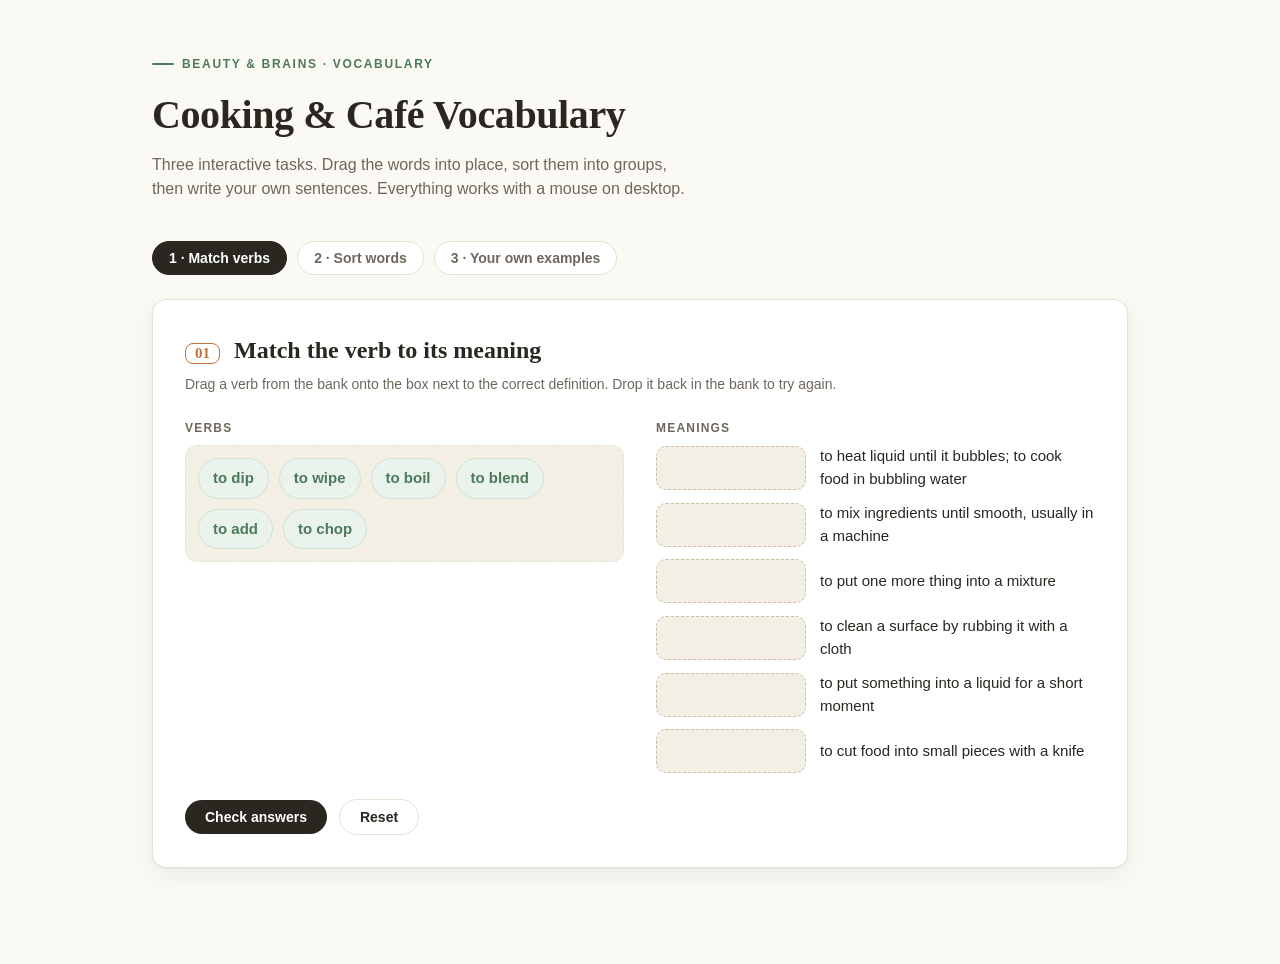
<file: cooking-cafe-vocabulary/index.html>
<!DOCTYPE html>
<html lang="en">
<head>
<meta charset="UTF-8">
<meta name="viewport" content="width=device-width, initial-scale=1.0">
<title>Cooking Vocabulary — Interactive Practice</title>
<style>
  :root{
    --bg:#FBF9F3;
    --panel:#FFFFFF;
    --ink:#2A2620;
    --ink-soft:#6E675C;
    --line:#E7E1D4;
    --accent:#4C7A5B;        /* herb green */
    --accent-soft:#EAF2EC;
    --warm:#C4703A;          /* baked / crust */
    --warm-soft:#FBEEE3;
    --gold:#D8A24A;
    --slot:#F3EFE5;
    --ok:#3E7A55;
    --ok-bg:#E7F1EA;
    --err:#B4522F;
    --err-bg:#FBE9E1;
    --radius:14px;
    --shadow:0 1px 2px rgba(42,38,32,.05), 0 8px 24px rgba(42,38,32,.06);
  }
  *{box-sizing:border-box;}
  html,body{margin:0;padding:0;}
  body{
    background:var(--bg);
    color:var(--ink);
    font-family:"Segoe UI",-apple-system,BlinkMacSystemFont,Roboto,Helvetica,Arial,sans-serif;
    line-height:1.5;
    -webkit-font-smoothing:antialiased;
  }
  .wrap{max-width:1040px;margin:0 auto;padding:48px 32px 96px;}

  /* Header */
  .masthead{margin-bottom:40px;}
  .eyebrow{
    display:inline-flex;align-items:center;gap:8px;
    font-size:12px;letter-spacing:.14em;text-transform:uppercase;
    color:var(--accent);font-weight:700;margin-bottom:12px;
  }
  .eyebrow::before{content:"";width:22px;height:2px;background:var(--accent);border-radius:2px;}
  h1{
    font-family:Georgia,"Times New Roman",serif;
    font-size:40px;font-weight:600;margin:0 0 8px;letter-spacing:-.01em;
  }
  .lead{color:var(--ink-soft);font-size:16px;max-width:60ch;margin:0;}

  /* Progress rail */
  .rail{
    display:flex;gap:10px;margin:28px 0 8px;flex-wrap:wrap;
  }
  .rail button{
    border:1px solid var(--line);background:var(--panel);color:var(--ink-soft);
    padding:8px 16px;border-radius:999px;font-size:14px;font-weight:600;
    cursor:pointer;transition:all .18s ease;font-family:inherit;
  }
  .rail button:hover{border-color:var(--accent);color:var(--accent);}
  .rail button.active{background:var(--ink);border-color:var(--ink);color:#fff;}

  /* Section */
  .section{
    background:var(--panel);border:1px solid var(--line);border-radius:var(--radius);
    padding:32px;margin-top:24px;box-shadow:var(--shadow);display:none;
  }
  .section.show{display:block;animation:rise .3s ease;}
  @keyframes rise{from{opacity:0;transform:translateY(8px);}to{opacity:1;transform:none;}}
  .section-head{display:flex;align-items:baseline;gap:14px;margin-bottom:6px;}
  .num{
    font-family:Georgia,serif;font-size:15px;color:var(--warm);font-weight:700;
    border:1.5px solid var(--warm);border-radius:8px;padding:2px 9px;line-height:1;
  }
  h2{font-family:Georgia,serif;font-size:24px;margin:0;font-weight:600;}
  .hint{color:var(--ink-soft);font-size:14px;margin:6px 0 24px;}

  /* ===== Exercise 1: match verb -> definition ===== */
  .match-grid{display:grid;grid-template-columns:1fr 1fr;gap:14px 32px;}
  .col-title{font-size:12px;letter-spacing:.1em;text-transform:uppercase;color:var(--ink-soft);font-weight:700;margin-bottom:8px;}
  .bank{display:flex;flex-wrap:wrap;gap:10px;align-content:flex-start;min-height:44px;
    background:var(--slot);border:1px dashed var(--line);border-radius:12px;padding:12px;}
  .chip{
    background:var(--accent-soft);color:var(--accent);border:1px solid #cfe1d4;
    padding:8px 14px;border-radius:999px;font-weight:600;font-size:15px;cursor:grab;
    user-select:none;transition:transform .12s ease, box-shadow .12s ease;white-space:nowrap;
  }
  .chip:active{cursor:grabbing;}
  .chip.dragging{opacity:.4;}
  .defs{display:flex;flex-direction:column;gap:12px;}
  .def-row{display:flex;align-items:center;gap:14px;}
  .def-text{flex:1;font-size:15px;color:var(--ink);}
  .drop{
    min-width:150px;min-height:44px;border-radius:10px;border:1.5px dashed #cbbfa8;
    background:var(--slot);display:flex;align-items:center;justify-content:center;
    padding:6px;transition:all .15s ease;
  }
  .drop.over{border-color:var(--accent);background:var(--accent-soft);}
  .drop.filled{border-style:solid;}
  .drop.correct{border-color:var(--ok);background:var(--ok-bg);}
  .drop.wrong{border-color:var(--err);background:var(--err-bg);}
  .drop .chip{cursor:grab;}

  /* ===== Exercise 2: categorize ===== */
  .cat-lanes{display:grid;grid-template-columns:repeat(3,1fr);gap:16px;margin-top:8px;}
  .lane{border:1px solid var(--line);border-radius:12px;overflow:hidden;background:var(--bg);}
  .lane-head{padding:12px 16px;font-weight:700;font-size:14px;color:#fff;display:flex;align-items:center;gap:8px;}
  .lane:nth-child(1) .lane-head{background:var(--accent);}
  .lane:nth-child(2) .lane-head{background:var(--warm);}
  .lane:nth-child(3) .lane-head{background:var(--gold);}
  .lane-body{padding:14px;min-height:120px;display:flex;flex-direction:column;gap:10px;transition:background .15s ease;}
  .lane-body.over{background:var(--accent-soft);}
  .source-bank{margin-top:8px;}

  /* ===== Exercise 3: fill your own ===== */
  .own-grid{display:grid;grid-template-columns:1fr 1fr;gap:18px 28px;}
  .own-card{border:1px solid var(--line);border-radius:12px;padding:18px;background:var(--bg);}
  .own-word{font-weight:700;font-size:17px;color:var(--ink);margin-bottom:2px;}
  .own-word .tag{font-size:12px;color:var(--warm);font-weight:700;margin-left:8px;text-transform:uppercase;letter-spacing:.06em;}
  .own-prompt{font-size:13px;color:var(--ink-soft);margin-bottom:10px;}
  .own-card textarea{
    width:100%;border:1px solid var(--line);border-radius:8px;padding:10px 12px;
    font-family:inherit;font-size:15px;color:var(--ink);resize:vertical;min-height:52px;background:#fff;
    transition:border-color .15s ease;
  }
  .own-card textarea:focus{outline:none;border-color:var(--accent);box-shadow:0 0 0 3px var(--accent-soft);}

  /* Add-your-own bank */
  .add-row{display:flex;gap:10px;margin-top:14px;}
  .add-row input{
    flex:1;border:1px solid var(--line);border-radius:999px;padding:9px 16px;
    font-family:inherit;font-size:15px;background:#fff;
  }
  .add-row input:focus{outline:none;border-color:var(--accent);box-shadow:0 0 0 3px var(--accent-soft);}
  .btn{
    border:none;background:var(--ink);color:#fff;padding:9px 20px;border-radius:999px;
    font-weight:600;font-size:14px;cursor:pointer;font-family:inherit;transition:opacity .15s ease;
  }
  .btn:hover{opacity:.88;}
  .btn.ghost{background:#fff;color:var(--ink);border:1px solid var(--line);}
  .btn.ghost:hover{border-color:var(--accent);color:var(--accent);opacity:1;}

  /* Footer actions */
  .actions{display:flex;gap:12px;margin-top:26px;align-items:center;flex-wrap:wrap;}
  .score{margin-left:auto;font-weight:700;font-size:15px;color:var(--ink-soft);}
  .score b{color:var(--ok);}

  @media(max-width:820px){
    .wrap{padding:32px 18px 72px;}
    .match-grid,.own-grid{grid-template-columns:1fr;}
    .cat-lanes{grid-template-columns:1fr;}
    h1{font-size:30px;}
  }
</style>
</head>
<body>
<div class="wrap">

  <header class="masthead">
    <span class="eyebrow">Beauty &amp; Brains · Vocabulary</span>
    <h1>Cooking &amp; Café Vocabulary</h1>
    <p class="lead">Three interactive tasks. Drag the words into place, sort them into groups, then write your own sentences. Everything works with a mouse on desktop.</p>
  </header>

  <nav class="rail">
    <button class="active" data-go="s1">1 · Match verbs</button>
    <button data-go="s2">2 · Sort words</button>
    <button data-go="s3">3 · Your own examples</button>
  </nav>

  <!-- ============ SECTION 1 ============ -->
  <section class="section show" id="s1">
    <div class="section-head"><span class="num">01</span><h2>Match the verb to its meaning</h2></div>
    <p class="hint">Drag a verb from the bank onto the box next to the correct definition. Drop it back in the bank to try again.</p>

    <div class="match-grid">
      <div>
        <div class="col-title">Verbs</div>
        <div class="bank" id="verbBank" data-role="bank"></div>
      </div>
      <div>
        <div class="col-title">Meanings</div>
        <div class="defs" id="verbDefs"></div>
      </div>
    </div>

    <div class="actions">
      <button class="btn" onclick="checkMatch()">Check answers</button>
      <button class="btn ghost" onclick="resetMatch()">Reset</button>
      <span class="score" id="matchScore"></span>
    </div>
  </section>

  <!-- ============ SECTION 2 ============ -->
  <section class="section" id="s2">
    <div class="section-head"><span class="num">02</span><h2>Sort the words into groups</h2></div>
    <p class="hint">Drag each word into the group it belongs to. Not sure? Move it back to the bank below.</p>

    <div class="cat-lanes">
      <div class="lane"><div class="lane-head">🌿 Food &amp; ingredients</div><div class="lane-body" data-cat="food"></div></div>
      <div class="lane"><div class="lane-head">🥜 Nuts</div><div class="lane-body" data-cat="nuts"></div></div>
      <div class="lane"><div class="lane-head">☕ Café / drinks</div><div class="lane-body" data-cat="cafe"></div></div>
    </div>

    <div class="col-title" style="margin-top:20px;">Word bank</div>
    <div class="bank source-bank" id="catBank" data-cat="bank"></div>

    <div class="actions">
      <button class="btn" onclick="checkCats()">Check answers</button>
      <button class="btn ghost" onclick="resetCats()">Reset</button>
      <span class="score" id="catScore"></span>
    </div>
  </section>

  <!-- ============ SECTION 3 ============ -->
  <section class="section" id="s3">
    <div class="section-head"><span class="num">03</span><h2>Write your own examples</h2></div>
    <p class="hint">Use each word in your own sentence. Add extra words at the bottom if you want to practise more.</p>

    <div class="own-grid" id="ownGrid"></div>

    <div class="add-row">
      <input id="newWord" type="text" placeholder="Add your own word or phrase…" onkeydown="if(event.key==='Enter')addWord()">
      <button class="btn" onclick="addWord()">Add</button>
    </div>

    <div class="actions">
      <button class="btn ghost" onclick="clearOwn()">Clear all sentences</button>
    </div>
  </section>

</div>

<script>
/* ---------- Navigation ---------- */
document.querySelectorAll('.rail button').forEach(b=>{
  b.addEventListener('click',()=>{
    document.querySelectorAll('.rail button').forEach(x=>x.classList.remove('active'));
    document.querySelectorAll('.section').forEach(x=>x.classList.remove('show'));
    b.classList.add('active');
    document.getElementById(b.dataset.go).classList.add('show');
    window.scrollTo({top:0,behavior:'smooth'});
  });
});

/* ---------- Shared drag helpers ---------- */
let dragged=null;
function makeChip(text,key){
  const c=document.createElement('div');
  c.className='chip';c.textContent=text;c.draggable=true;c.dataset.key=key;
  c.addEventListener('dragstart',e=>{dragged=c;c.classList.add('dragging');});
  c.addEventListener('dragend',()=>{c.classList.remove('dragging');dragged=null;});
  return c;
}
function enableDrop(el,onDrop){
  el.addEventListener('dragover',e=>{e.preventDefault();el.classList.add('over');});
  el.addEventListener('dragleave',()=>el.classList.remove('over'));
  el.addEventListener('drop',e=>{e.preventDefault();el.classList.remove('over');if(dragged)onDrop(dragged,el);});
}

/* ============ EXERCISE 1 DATA ============ */
const verbs=[
  {key:'boil',  word:'to boil',  def:'to heat liquid until it bubbles; to cook food in bubbling water'},
  {key:'blend', word:'to blend', def:'to mix ingredients until smooth, usually in a machine'},
  {key:'add',   word:'to add',   def:'to put one more thing into a mixture'},
  {key:'wipe',  word:'to wipe',  def:'to clean a surface by rubbing it with a cloth'},
  {key:'dip',   word:'to dip',   def:'to put something into a liquid for a short moment'},
  {key:'chop',  word:'to chop',  def:'to cut food into small pieces with a knife'},
];
const verbBank=document.getElementById('verbBank');
const verbDefs=document.getElementById('verbDefs');
enableDrop(verbBank,(chip)=>verbBank.appendChild(chip));

function buildMatch(){
  verbBank.innerHTML='';verbDefs.innerHTML='';
  [...verbs].sort(()=>Math.random()-.5).forEach(v=>verbBank.appendChild(makeChip(v.word,v.key)));
  verbs.forEach(v=>{
    const row=document.createElement('div');row.className='def-row';
    const drop=document.createElement('div');drop.className='drop';drop.dataset.answer=v.key;
    enableDrop(drop,(chip,slot)=>{
      if(slot.firstChild)verbBank.appendChild(slot.firstChild);
      slot.appendChild(chip);slot.classList.add('filled');slot.classList.remove('correct','wrong');
    });
    const txt=document.createElement('div');txt.className='def-text';txt.textContent=v.def;
    row.appendChild(drop);row.appendChild(txt);verbDefs.appendChild(row);
  });
  document.getElementById('matchScore').textContent='';
}
function checkMatch(){
  let ok=0;
  document.querySelectorAll('#verbDefs .drop').forEach(d=>{
    d.classList.remove('correct','wrong');
    const chip=d.querySelector('.chip');
    if(!chip)return;
    if(chip.dataset.key===d.dataset.answer){d.classList.add('correct');ok++;}
    else d.classList.add('wrong');
  });
  document.getElementById('matchScore').innerHTML=`<b>${ok}</b> / ${verbs.length} correct`;
}
function resetMatch(){buildMatch();}
buildMatch();

/* ============ EXERCISE 2 DATA ============ */
const catWords=[
  {word:'cabbage rolls',cat:'food'},
  {word:'condensed milk',cat:'food'},
  {word:'pork fat / Salo',cat:'food'},
  {word:'whipped cream',cat:'food'},
  {word:'powdered sugar',cat:'food'},
  {word:'strawberries',cat:'food'},
  {word:'French fries',cat:'food'},
  {word:'almond',cat:'nuts'},
  {word:'hazelnuts',cat:'nuts'},
  {word:'walnut',cat:'nuts'},
  {word:'chopped nuts',cat:'nuts'},
  {word:'coffee to go',cat:'cafe'},
  {word:'takeaway coffee',cat:'cafe'},
];
const catBank=document.getElementById('catBank');
const lanes=document.querySelectorAll('#s2 .lane-body');
function laneDrop(chip,el){el.appendChild(chip);}
[catBank,...lanes].forEach(z=>{
  z.addEventListener('dragover',e=>{e.preventDefault();z.classList.add('over');});
  z.addEventListener('dragleave',()=>z.classList.remove('over'));
  z.addEventListener('drop',e=>{e.preventDefault();z.classList.remove('over');if(dragged)z.appendChild(dragged);
    dragged.classList.remove('correct','wrong');});
});
function buildCats(){
  catBank.innerHTML='';lanes.forEach(l=>l.innerHTML='');
  [...catWords].sort(()=>Math.random()-.5).forEach(w=>{
    const c=makeChip(w.word,w.cat);catBank.appendChild(c);
  });
  document.getElementById('catScore').textContent='';
}
function checkCats(){
  let ok=0,total=catWords.length;
  lanes.forEach(l=>{
    l.querySelectorAll('.chip').forEach(chip=>{
      chip.classList.remove('correct','wrong');
      if(chip.dataset.key===l.dataset.cat){chip.style.boxShadow='0 0 0 2px var(--ok)';ok++;}
      else chip.style.boxShadow='0 0 0 2px var(--err)';
    });
  });
  // chips still in bank count as unplaced (wrong)
  document.getElementById('catScore').innerHTML=`<b>${ok}</b> / ${total} placed correctly`;
}
function resetCats(){
  document.querySelectorAll('#s2 .chip').forEach(c=>c.style.boxShadow='');
  buildCats();
}
buildCats();

/* ============ EXERCISE 3 ============ */
const ownWords=[
  {word:'to boil',tag:'verb'},{word:'to blend',tag:'verb'},{word:'to add',tag:'verb'},
  {word:'to wipe',tag:'verb'},{word:'to dip',tag:'verb'},{word:'to chop',tag:'verb'},
  {word:'condensed milk',tag:'noun'},{word:'whipped cream',tag:'noun'},
  {word:'powdered sugar',tag:'noun'},{word:'chopped nuts',tag:'noun'},
  {word:'takeaway coffee',tag:'noun'},{word:'cabbage rolls',tag:'noun'},
];
const ownGrid=document.getElementById('ownGrid');
function ownCard(w,tag){
  const card=document.createElement('div');card.className='own-card';
  card.innerHTML=`<div class="own-word">${w}<span class="tag">${tag||''}</span></div>
    <div class="own-prompt">Write a sentence using “${w}”.</div>
    <textarea placeholder="Type here…"></textarea>`;
  return card;
}
ownWords.forEach(o=>ownGrid.appendChild(ownCard(o.word,o.tag)));
function addWord(){
  const inp=document.getElementById('newWord');
  const v=inp.value.trim();if(!v)return;
  const card=ownCard(v,'yours');ownGrid.appendChild(card);
  inp.value='';card.scrollIntoView({behavior:'smooth',block:'center'});
  card.querySelector('textarea').focus();
}
function clearOwn(){document.querySelectorAll('#ownGrid textarea').forEach(t=>t.value='');}
</script>
</body>
</html>
</file>
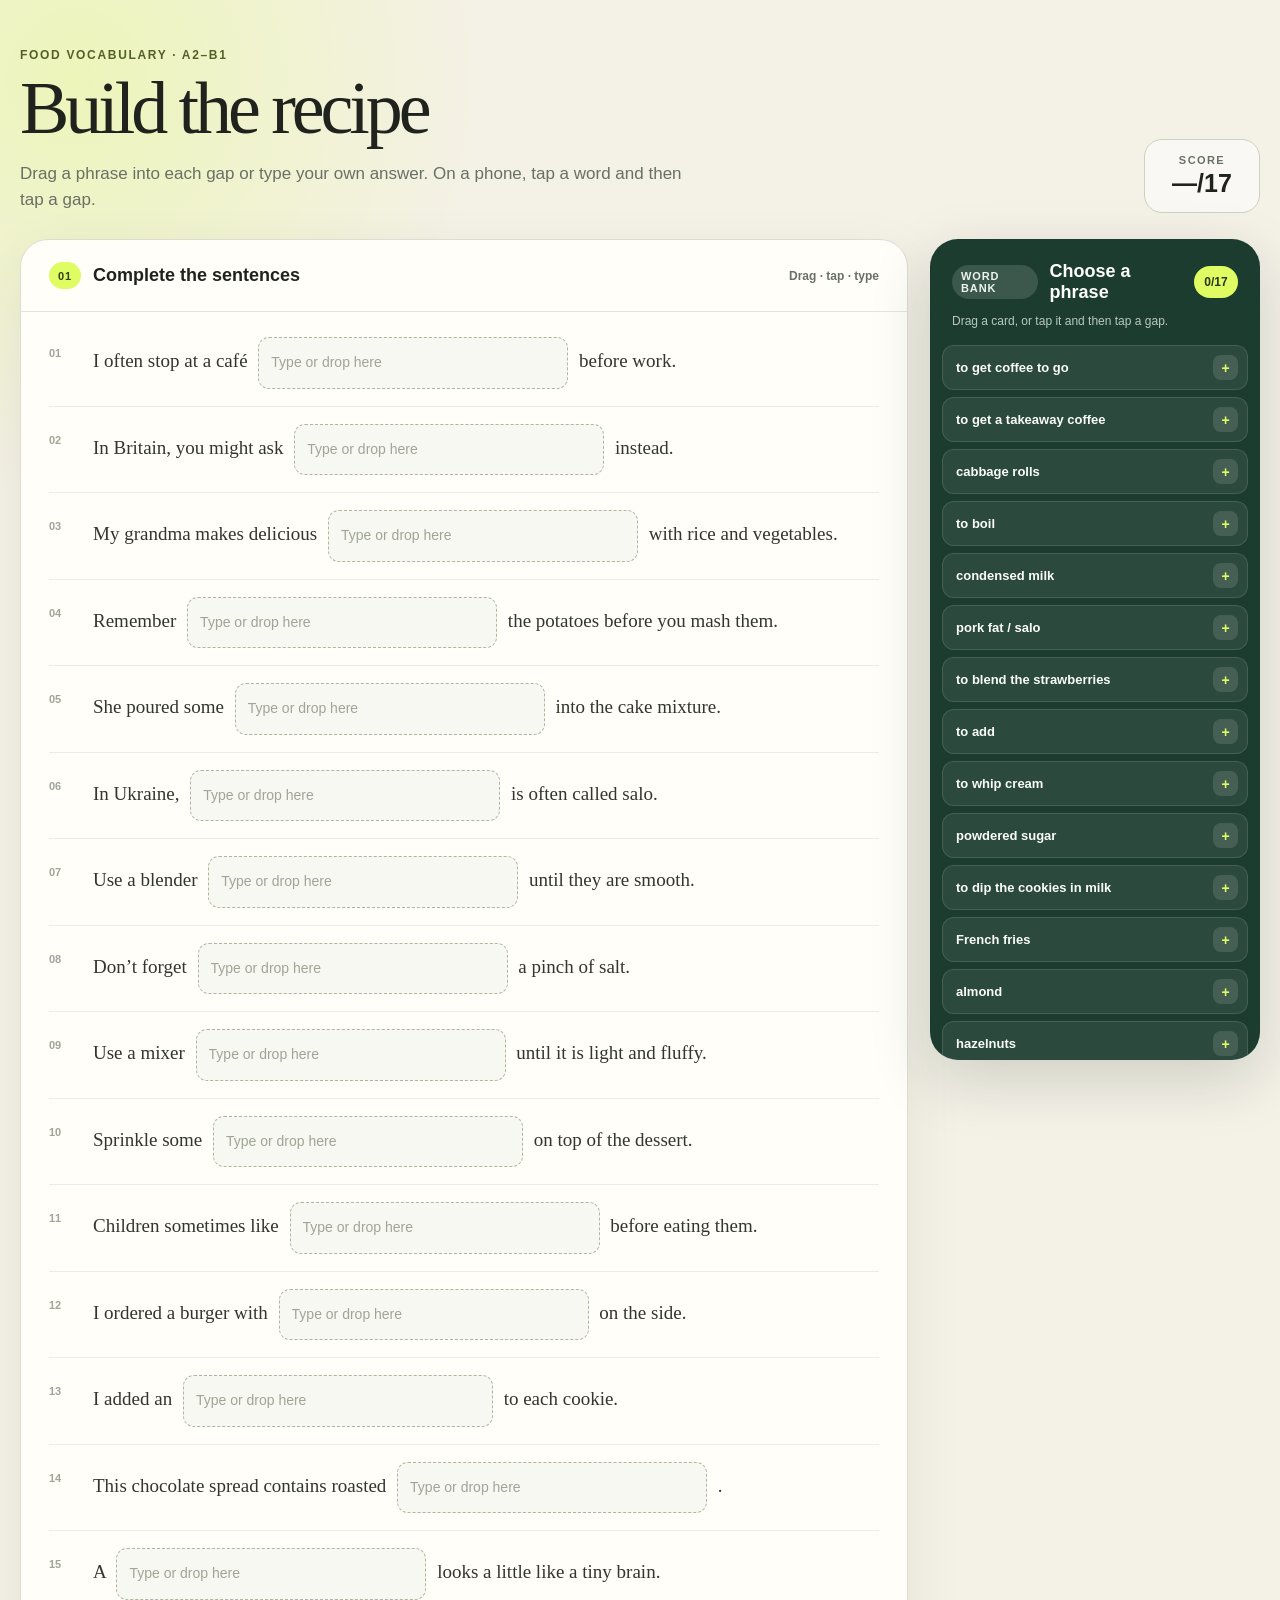
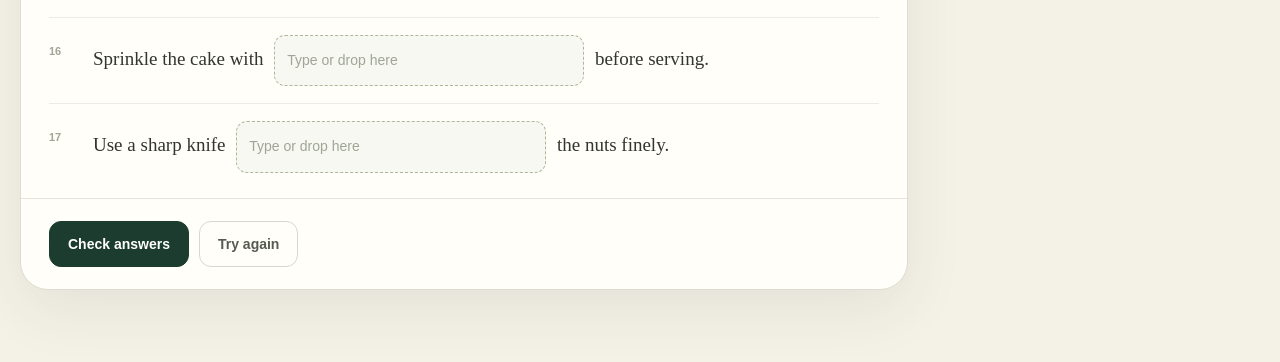
<file: food-vocabulary-drag-drop/index.html>
<!doctype html>
<html lang="en">
<head>
  <meta charset="utf-8">
  <meta name="viewport" content="width=device-width,initial-scale=1">
  <meta name="description" content="Interactive food vocabulary practice with drag-and-drop and typed answers.">
  <title>Food Vocabulary — Drag & Drop Exercise</title>
  <style>
    :root{--ink:#20231d;--muted:#697064;--cream:#f4f1e7;--card:#fffef9;--lime:#dffc63;--forest:#1c3c2f;--line:#dcdcd1;--red:#c84c4c;--green:#20825f}
    *{box-sizing:border-box}html{scroll-behavior:smooth}body{margin:0;background:radial-gradient(circle at 6% 4%,rgba(223,252,99,.34),transparent 26rem),var(--cream);color:var(--ink);font-family:Inter,ui-sans-serif,-apple-system,BlinkMacSystemFont,"Segoe UI",sans-serif}button,input{font:inherit}button{-webkit-tap-highlight-color:transparent}.page{width:min(1240px,calc(100% - 32px));margin:auto;padding:48px 0 72px}.hero{display:flex;justify-content:space-between;align-items:flex-end;gap:32px;margin-bottom:26px}.eyebrow{margin:0 0 10px;color:#536128;font-size:12px;font-weight:800;letter-spacing:.14em;text-transform:uppercase}h1{margin:0;font-family:Georgia,"Times New Roman",serif;font-size:clamp(42px,6vw,74px);font-weight:500;line-height:.98;letter-spacing:-.055em}.intro{max-width:680px;margin:16px 0 0;color:var(--muted);font-size:17px;line-height:1.55}.score{flex:0 0 auto;min-width:116px;padding:14px 18px;border:1px solid #cdd2bd;border-radius:18px;background:rgba(255,255,255,.54);text-align:center}.score span{display:block;color:var(--muted);font-size:11px;font-weight:800;letter-spacing:.13em;text-transform:uppercase}.score strong{display:block;margin-top:3px;font-size:25px;font-variant-numeric:tabular-nums}.score.active{background:var(--lime);border-color:#b9df31}.workspace{display:grid;grid-template-columns:minmax(0,1fr) 330px;align-items:start;gap:22px}.card{overflow:hidden;border:1px solid var(--line);border-radius:28px;background:var(--card);box-shadow:0 20px 60px rgba(52,57,43,.08)}.card-head,.bank-head{display:flex;align-items:center;justify-content:space-between;gap:18px}.card-head{padding:22px 28px;border-bottom:1px solid #e5e5db}.card-head>div,.bank-head>div{display:flex;align-items:center;gap:12px}.card-head h2,.bank h2{margin:0;font-size:18px}.pill{display:inline-flex;align-items:center;min-height:27px;padding:5px 9px;border-radius:999px;background:var(--lime);color:#334014;font-size:11px;font-weight:900;letter-spacing:.08em;text-transform:uppercase}.mode{color:var(--muted);font-size:12px;font-weight:700}.sentences{display:grid;margin:0;padding:8px 28px;list-style:none}.sentence{display:grid;grid-template-columns:34px 1fr;gap:10px;padding:17px 0;border-bottom:1px solid #ecece3}.sentence:last-child{border-bottom:0}.num{padding-top:10px;color:#a1a597;font-size:11px;font-weight:800}.line{color:#33362f;font-family:Georgia,"Times New Roman",serif;font-size:19px;line-height:2.25}.gap{position:relative;display:inline-flex;align-items:center;width:min(310px,100%);min-height:42px;margin:0 6px;vertical-align:middle;border:1.5px dashed #aeb79b;border-radius:11px;background:#f7f8f1;transition:.15s}.gap:focus-within{border-color:#6f8522;background:#fbffe9;box-shadow:0 0 0 3px rgba(185,223,49,.18)}.gap input{width:100%;min-width:0;padding:9px 36px 9px 12px;border:0;outline:0;background:transparent;color:var(--ink);font-family:Inter,sans-serif;font-size:14px;font-weight:700}.gap input::placeholder{color:#a0a596;font-weight:500}.gap.correct{border-style:solid;border-color:#63ad8b;background:#eaf8f1}.gap.wrong{border-style:solid;border-color:#df8a8a;background:#fff0f0}.clear{position:absolute;right:7px;display:grid;width:25px;height:25px;place-items:center;border:0;border-radius:50%;background:#e8e9df;color:#6e7268;cursor:pointer;font-size:18px}.correction{display:block;margin:-5px 0 -6px;color:var(--red);font-family:Inter,sans-serif;font-size:12px;font-weight:700;line-height:1.4}.actions{display:flex;gap:10px;padding:22px 28px;border-top:1px solid #e5e5db}.btn{min-height:46px;padding:11px 18px;border-radius:12px;cursor:pointer;font-size:14px;font-weight:800}.primary{border:1px solid var(--forest);background:var(--forest);color:#fff}.ghost{border:1px solid #d6d8ce;background:transparent;color:#555b50}.result{display:none;margin:0 28px 25px;padding:13px 15px;border-radius:12px;background:#fff0f0;color:#9d3434;font-size:13px;font-weight:700}.result.show{display:block}.result.perfect{background:#e7f8ef;color:#176748}.bank{position:sticky;top:20px;overflow:hidden;border-radius:28px;background:var(--forest);color:#fff;box-shadow:0 20px 60px rgba(24,46,36,.17)}.bank-head{padding:22px 22px 0}.bank .pill{background:rgba(255,255,255,.14);color:#eaf4ee}.bank h2{color:#fff}.counter{display:grid;min-width:44px;height:32px;place-items:center;border-radius:999px;background:var(--lime);color:#293514;font-size:12px;font-weight:900}.help{margin:11px 22px 17px;color:#b9c9c0;font-size:12px}.words{display:grid;gap:7px;max-height:calc(100vh - 185px);overflow-y:auto;padding:0 12px 14px;scrollbar-width:thin}.chip{display:flex;align-items:center;justify-content:space-between;gap:10px;width:100%;min-height:43px;padding:9px 9px 9px 13px;border:1px solid rgba(255,255,255,.12);border-radius:12px;background:rgba(255,255,255,.07);color:#f9fcfa;cursor:grab;text-align:left;font-size:13px;font-weight:700;transition:.15s}.chip:hover{background:rgba(255,255,255,.13);transform:translateX(-2px)}.chip.selected{border-color:var(--lime);background:rgba(223,252,99,.18)}.chip.used{cursor:default;color:#8fa098;text-decoration:line-through;opacity:.58}.chip.used:hover{transform:none}.mark{display:grid;flex:0 0 auto;width:25px;height:25px;place-items:center;border-radius:8px;background:rgba(255,255,255,.12);color:var(--lime);font-size:14px;text-decoration:none}
    @media(max-width:840px){.page{width:min(100% - 22px,720px);padding-top:28px}.hero{align-items:flex-start}.workspace{display:flex;flex-direction:column}.bank{position:static;order:-1;width:100%}.words{display:flex;max-height:none;overflow-x:auto;padding-bottom:15px}.chip{flex:0 0 auto;width:auto;max-width:270px}}
    @media(max-width:560px){.page{width:min(100% - 16px,520px);padding:22px 0 44px}.hero{gap:12px;margin-bottom:18px}h1{font-size:43px}.intro{font-size:14px}.score{min-width:76px;padding:10px 8px;border-radius:14px}.score strong{font-size:18px}.card,.bank{border-radius:20px}.card-head{align-items:flex-start;padding:18px}.card-head>div{align-items:flex-start;flex-direction:column;gap:7px}.mode{padding-top:5px}.sentences{padding:4px 16px}.sentence{grid-template-columns:25px 1fr;gap:5px;padding:14px 0}.line{font-size:17px;line-height:2.35}.gap{width:min(250px,calc(100vw - 86px));margin:0 2px}.actions{padding:18px}.btn{flex:1;padding-inline:10px}.result{margin:0 18px 20px}}
  </style>
</head>
<body>
  <main class="page">
    <header class="hero"><div><p class="eyebrow">Food vocabulary · A2–B1</p><h1>Build the recipe</h1><p class="intro">Drag a phrase into each gap or type your own answer. On a phone, tap a word and then tap a gap.</p></div><div class="score" id="score"><span>Score</span><strong>—/17</strong></div></header>
    <div class="workspace">
      <section class="card"><div class="card-head"><div><span class="pill">01</span><h2>Complete the sentences</h2></div><span class="mode">Drag · tap · type</span></div><ol class="sentences" id="sentences"></ol><div class="actions"><button class="btn primary" id="check">Check answers</button><button class="btn ghost" id="reset">Try again</button></div><div class="result" id="result" aria-live="polite"></div></section>
      <aside class="bank"><div class="bank-head"><div><span class="pill">Word bank</span><h2>Choose a phrase</h2></div><span class="counter" id="counter">0/17</span></div><p class="help">Drag a card, or tap it and then tap a gap.</p><div class="words" id="words"></div></aside>
    </div>
  </main>
  <script>
    const data=[
      ["I often stop at a café ___ before work.","to get coffee to go",["to get a coffee to go"]],
      ["In Britain, you might ask ___ instead.","to get a takeaway coffee",["to get takeaway coffee"]],
      ["My grandma makes delicious ___ with rice and vegetables.","cabbage rolls"],
      ["Remember ___ the potatoes before you mash them.","to boil"],
      ["She poured some ___ into the cake mixture.","condensed milk"],
      ["In Ukraine, ___ is often called salo.","pork fat / salo",["pork fat","salo"]],
      ["Use a blender ___ until they are smooth.","to blend the strawberries"],
      ["Don’t forget ___ a pinch of salt.","to add"],
      ["Use a mixer ___ until it is light and fluffy.","to whip cream",["to whip the cream","whipped cream"]],
      ["Sprinkle some ___ on top of the dessert.","powdered sugar",["icing sugar"]],
      ["Children sometimes like ___ before eating them.","to dip the cookies in milk",["to dip cookies in milk"]],
      ["I ordered a burger with ___ on the side.","French fries",["fries"]],
      ["I added an ___ to each cookie.","almond"],
      ["This chocolate spread contains roasted ___ .","hazelnuts"],
      ["A ___ looks a little like a tiny brain.","walnut"],
      ["Sprinkle the cake with ___ before serving.","chopped nuts"],
      ["Use a sharp knife ___ the nuts finely.","to chop"]
    ];
    const S={answers:Array(data.length).fill(""),selected:null,checked:false};
    const norm=s=>(s||"").toLowerCase().replace(/[’']/g,"'").replace(/[.,!?]/g,"").replace(/\s*\/\s*/g," / ").replace(/\s+/g," ").trim();
    const correct=i=>[data[i][1],...(data[i][2]||[])].map(norm).includes(norm(S.answers[i]));
    function setAnswer(i,value){S.answers[i]=value;S.selected=null;S.checked=false;render()}
    function render(){
      const used=new Set();S.answers.forEach(v=>{const i=data.findIndex(x=>norm(x[1])===norm(v));if(i>-1)used.add(i)});
      document.querySelector('#sentences').innerHTML=data.map((x,i)=>{const [a,b]=x[0].split('___'),has=!!S.answers[i],ok=S.checked&&correct(i),bad=S.checked&&!ok;return `<li class="sentence"><span class="num">${String(i+1).padStart(2,'0')}</span><div class="line"><span>${a}</span><span class="gap ${ok?'correct':''} ${bad?'wrong':''}" data-gap="${i}"><input aria-label="Answer ${i+1}" value="${S.answers[i].replace(/&/g,'&amp;').replace(/"/g,'&quot;')}" placeholder="${S.selected!==null?'Tap to place':'Type or drop here'}">${has?'<button class="clear" aria-label="Clear answer">×</button>':''}</span><span>${b}</span>${bad?`<span class="correction">Correct: ${x[1]}</span>`:''}</div></li>`}).join('');
      document.querySelector('#words').innerHTML=data.map((x,i)=>`<button class="chip ${used.has(i)?'used':''} ${S.selected===i?'selected':''}" draggable="${!used.has(i)}" data-word="${i}"><span>${x[1]}</span><span class="mark">${used.has(i)?'✓':S.selected===i?'→':'+'}</span></button>`).join('');
      document.querySelector('#counter').textContent=`${used.size}/${data.length}`;
      document.querySelectorAll('[data-gap]').forEach(g=>{const i=+g.dataset.gap;g.addEventListener('click',e=>{if(e.target.classList.contains('clear')){e.stopPropagation();setAnswer(i,'')}else if(S.selected!==null)setAnswer(i,data[S.selected][1])});g.addEventListener('dragover',e=>e.preventDefault());g.addEventListener('drop',e=>{e.preventDefault();setAnswer(i,data[+e.dataTransfer.getData('text')][1])});g.querySelector('input').addEventListener('input',e=>{S.answers[i]=e.target.value;S.checked=false;updateScore()})});
      document.querySelectorAll('[data-word]').forEach(c=>{const i=+c.dataset.word;if(!used.has(i)){c.addEventListener('click',()=>{S.selected=S.selected===i?null:i;render()});c.addEventListener('dragstart',e=>e.dataTransfer.setData('text',i))}});
      updateScore();
    }
    function updateScore(){const score=data.filter((_,i)=>correct(i)).length,box=document.querySelector('#score'),result=document.querySelector('#result');box.classList.toggle('active',S.checked);box.querySelector('strong').textContent=S.checked?`${score}/${data.length}`:`—/${data.length}`;result.className='result'+(S.checked?' show':'')+(score===data.length?' perfect':'');result.textContent=S.checked?(score===data.length?'Perfect! Every answer is correct.':`You got ${score} out of ${data.length}. Review the highlighted gaps and try again.`):''}
    document.querySelector('#check').onclick=()=>{S.checked=true;render()};document.querySelector('#reset').onclick=()=>{S.answers.fill('');S.selected=null;S.checked=false;render()};render();
  </script>
</body>
</html>
</file>
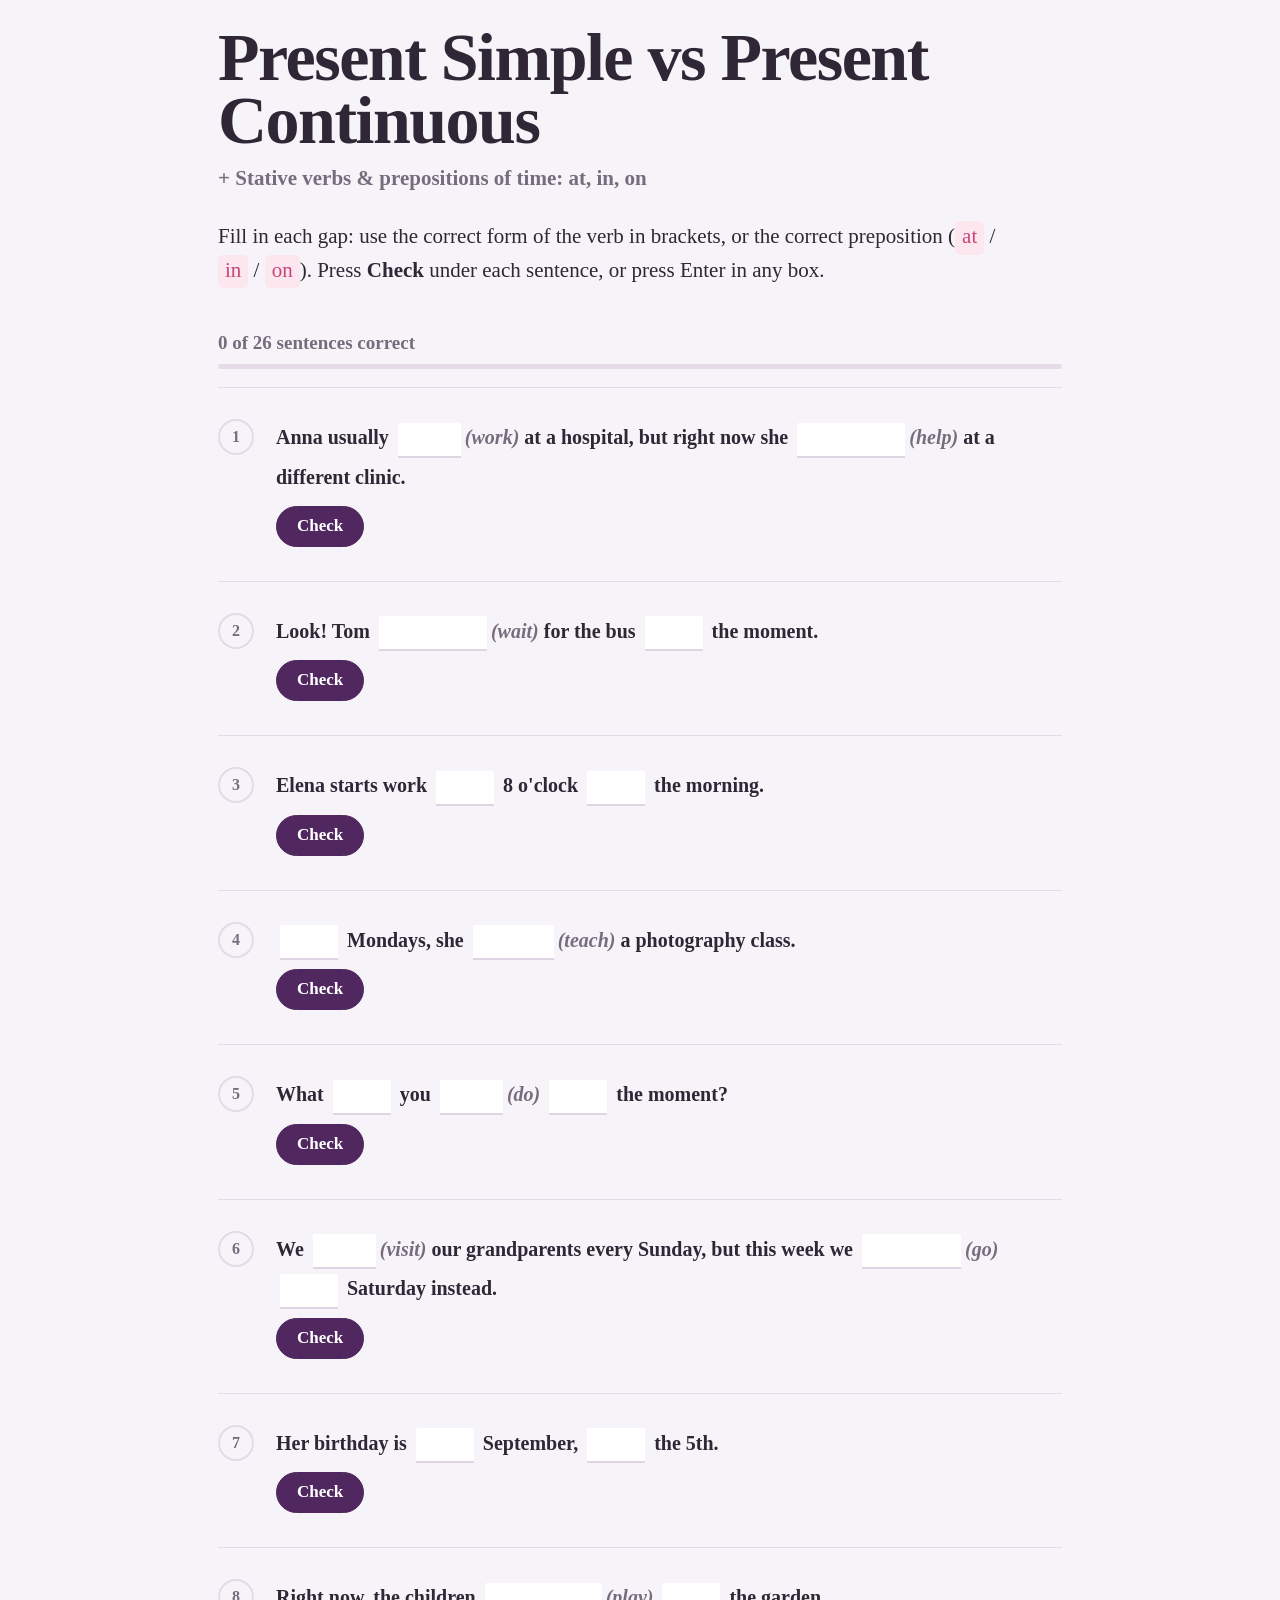
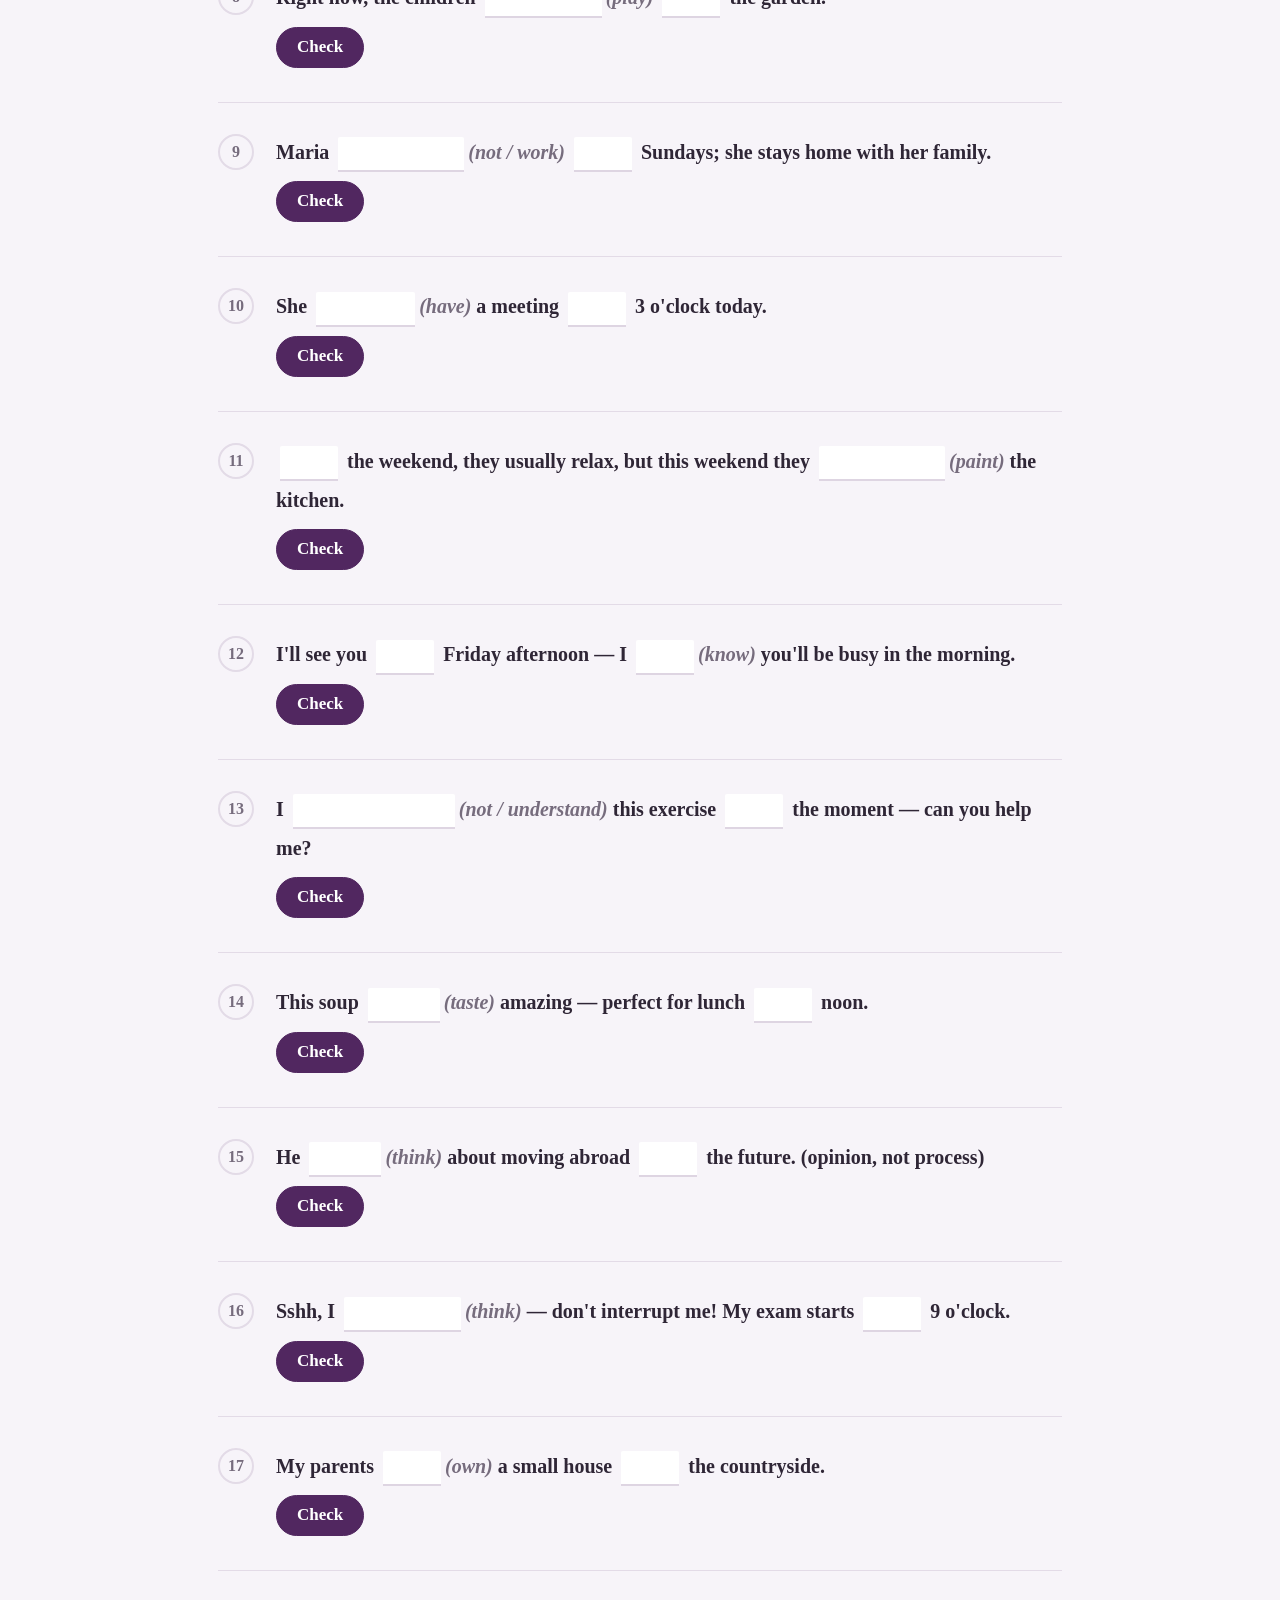
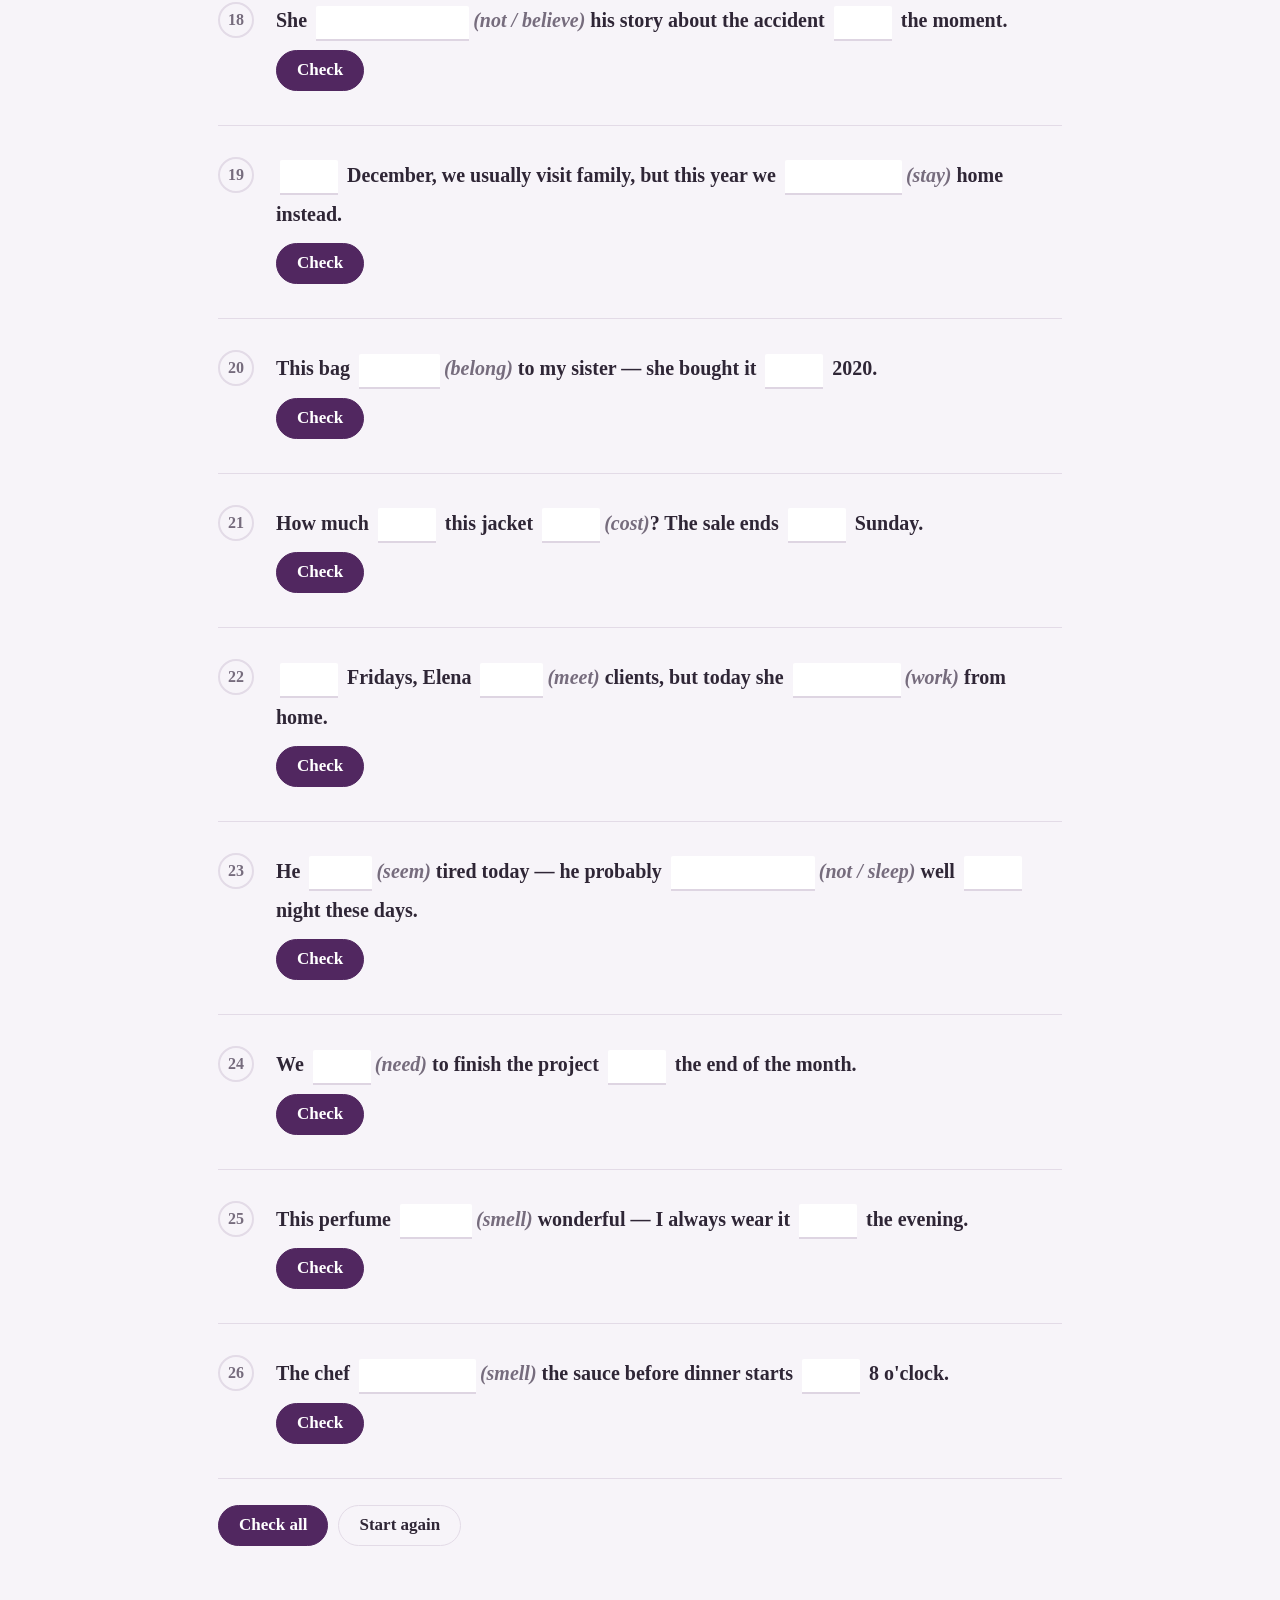
<file: present-simple-vs-present-continuous-gap-fill/index.html>
<!doctype html>
<html lang="en">
<head>
<meta charset="utf-8">
<meta name="viewport" content="width=device-width,initial-scale=1">
<title>Present Simple vs Present Continuous</title>
<style>
:root{
  --bg:#f7f4f9;
  --text:#2f2636;
  --muted:#766c7d;
  --line:#e3dbe7;
  --purple:#512760;
  --purple2:#6c3a7d;
  --pink:#ef6e9b;
  --pinkBg:#fde7ef;
  --green:#287548;
  --greenBg:#eaf6ee;
  --red:#af4058;
  --redBg:#fff0f3;
}
*{box-sizing:border-box}
html{scroll-behavior:smooth}
body{
  margin:0;
  background:var(--bg);
  color:var(--text);
  font-family:Georgia,"Times New Roman",serif;
}
.page{
  width:min(900px,100%);
  margin:0 auto;
  padding:26px 28px 58px;
}
h1{
  font-size:clamp(42px,7vw,68px);
  line-height:.93;
  margin:0 0 14px;
  letter-spacing:-1.5px;
}
.subtitle{
  color:var(--muted);
  font-size:21px;
  font-weight:600;
  margin-bottom:30px;
}
.intro{
  font-size:21px;
  line-height:1.5;
  max-width:790px;
  margin-bottom:44px;
}
.tag{
  display:inline-block;
  color:#c74677;
  background:var(--pinkBg);
  padding:0 7px 2px;
  border-radius:5px;
}
.progress-label{
  color:var(--muted);
  font-weight:700;
  font-size:19px;
  margin-bottom:10px;
}
.progress{
  height:5px;
  background:#e5dce8;
  border-radius:99px;
  overflow:hidden;
  margin-bottom:18px;
}
.progress > div{
  height:100%;
  width:0;
  background:var(--purple);
  transition:width .25s ease;
}
.exercise{
  border-top:1px solid var(--line);
  padding:30px 0 34px;
  display:grid;
  grid-template-columns:44px 1fr;
  gap:14px;
}
.num{
  width:36px;height:36px;
  border:2px solid var(--line);
  border-radius:50%;
  display:grid;place-items:center;
  color:var(--muted);
  font-weight:700;
  font-size:16px;
  margin-top:1px;
}
.num.correct{
  color:var(--green);
  border-color:#b7ddc4;
  background:var(--greenBg);
}
.num.wrong{
  color:var(--red);
  border-color:#efb8c4;
  background:var(--redBg);
}
.sentence{
  font-size:20px;
  line-height:1.95;
  font-weight:600;
}
.cue{
  color:var(--muted);
  font-style:italic;
  font-weight:600;
}
.blank{
  display:inline-block;
  vertical-align:baseline;
  min-width:58px;
  height:35px;
  margin:0 4px;
  padding:3px 7px 4px;
  border:0;
  border-bottom:2px solid #ded5e2;
  background:#fff;
  color:var(--text);
  font:inherit;
  font-size:18px;
  line-height:1;
  outline:none;
  border-radius:2px 2px 0 0;
}
.blank:focus{
  border-bottom-color:var(--purple2);
  box-shadow:0 2px 0 rgba(81,39,96,.08);
}
.blank.ok{
  border-bottom-color:#65a579;
  background:var(--greenBg);
  color:var(--green);
  font-weight:700;
}
.blank.bad{
  border-bottom-color:#d36c82;
  background:var(--redBg);
  color:var(--red);
  font-weight:700;
}
.correction{
  display:inline-block;
  margin:0 7px 0 1px;
  padding:2px 7px 3px;
  border-radius:6px;
  background:var(--greenBg);
  color:var(--green);
  font-size:16px;
  font-weight:700;
  line-height:1.35;
  vertical-align:baseline;
}
.actions{
  display:flex;
  flex-wrap:wrap;
  gap:9px;
  margin-top:9px;
}
button{
  appearance:none;
  border:1.5px solid var(--line);
  background:transparent;
  color:var(--text);
  border-radius:999px;
  padding:9px 20px 10px;
  font:700 17px Georgia,"Times New Roman",serif;
  cursor:pointer;
}
button.primary{
  background:var(--purple);
  color:#fff;
  border-color:var(--purple);
}
button:hover{filter:brightness(.98)}
.feedback{
  margin-top:12px;
  font-size:16px;
  line-height:1.45;
  font-weight:700;
}
.feedback.ok{color:var(--green)}
.feedback.bad{color:var(--red)}
.answer{
  margin-top:12px;
  padding:11px 14px;
  background:#fff;
  border-left:4px solid var(--purple2);
  border-radius:0 8px 8px 0;
  font-size:17px;
  line-height:1.45;
}
.bottom-actions{
  border-top:1px solid var(--line);
  padding-top:26px;
  display:flex;
  flex-wrap:wrap;
  gap:10px;
}
@media(max-width:620px){
  .page{padding:20px 16px 42px}
  h1{font-size:42px}
  .subtitle{font-size:18px}
  .intro{font-size:18px;margin-bottom:34px}
  .sentence{font-size:18px;line-height:1.9}
  .exercise{grid-template-columns:38px 1fr;padding:24px 0 28px;gap:10px}
  .num{width:32px;height:32px;font-size:14px}
  .blank{font-size:17px;height:32px;min-width:52px}
  button{font-size:16px;padding:8px 17px 9px}
}
</style>
</head>
<body>
<main class="page">
  <h1>Present Simple vs Present<br>Continuous</h1>
  <div class="subtitle">+ Stative verbs &amp; prepositions of time: at, in, on</div>
  <div class="intro">
    Fill in each gap: use the correct form of the verb in brackets, or the correct preposition
    (<span class="tag">at</span> / <span class="tag">in</span> / <span class="tag">on</span>).
    Press <b>Check</b> under each sentence, or press Enter in any box.
  </div>

  <div class="progress-label" id="progressLabel">0 of 26 sentences correct</div>
  <div class="progress"><div id="progressBar"></div></div>

  <section id="list"></section>

  <div class="bottom-actions">
    <button class="primary" id="checkAll">Check all</button>
    <button id="restart">Start again</button>
  </div>
</main>

<script>
const DATA = [
  {
    p:["Anna usually ",{a:"works"} ,{c:"(work)"}," at a hospital, but right now she ",{a:"is helping"},{c:"(help)"}," at a different clinic."],
    answer:"Anna usually works at a hospital, but right now she is helping at a different clinic."
  },
  {
    p:["Look! Tom ",{a:"is waiting"},{c:"(wait)"}," for the bus ",{a:"at"}," the moment."],
    answer:"Look! Tom is waiting for the bus at the moment."
  },
  {
    p:["Elena starts work ",{a:"at"}," 8 o'clock ",{a:"in"}," the morning."],
    answer:"Elena starts work at 8 o'clock in the morning."
  },
  {
    p:[{a:"on"}," Mondays, she ",{a:"teaches"},{c:"(teach)"}," a photography class."],
    answer:"On Mondays, she teaches a photography class."
  },
  {
    p:["What ",{a:"are"}," you ",{a:"doing"},{c:"(do)"}," ",{a:"at"}," the moment?"],
    answer:"What are you doing at the moment?"
  },
  {
    p:["We ",{a:"visit"},{c:"(visit)"}," our grandparents every Sunday, but this week we ",{a:"are going"},{c:"(go)"}," ",{a:"on"}," Saturday instead."],
    answer:"We visit our grandparents every Sunday, but this week we are going on Saturday instead."
  },
  {
    p:["Her birthday is ",{a:"in"}," September, ",{a:"on"}," the 5th."],
    answer:"Her birthday is in September, on the 5th."
  },
  {
    p:["Right now, the children ",{a:"are playing"},{c:"(play)"}," ",{a:"in"}," the garden."],
    answer:"Right now, the children are playing in the garden."
  },
  {
    p:["Maria ",{a:"doesn't work",alts:["does not work"]},{c:"(not / work)"}," ",{a:"on"}," Sundays; she stays home with her family."],
    answer:"Maria doesn't work on Sundays; she stays home with her family."
  },
  {
    p:["She ",{a:"is having",alts:["has"]},{c:"(have)"}," a meeting ",{a:"at"}," 3 o'clock today."],
    answer:"She is having a meeting at 3 o'clock today."
  },
  {
    p:[{a:"at",alts:["on"]}," the weekend, they usually relax, but this weekend they ",{a:"are painting"},{c:"(paint)"}," the kitchen."],
    answer:"At the weekend, they usually relax, but this weekend they are painting the kitchen."
  },
  {
    p:["I'll see you ",{a:"on"}," Friday afternoon — I ",{a:"know"},{c:"(know)"}," you'll be busy in the morning."],
    answer:"I'll see you on Friday afternoon — I know you'll be busy in the morning."
  },
  {
    p:["I ",{a:"don't understand",alts:["do not understand"]},{c:"(not / understand)"}," this exercise ",{a:"at"}," the moment — can you help me?"],
    answer:"I don't understand this exercise at the moment — can you help me?"
  },
  {
    p:["This soup ",{a:"tastes"},{c:"(taste)"}," amazing — perfect for lunch ",{a:"at"}," noon."],
    answer:"This soup tastes amazing — perfect for lunch at noon."
  },
  {
    p:["He ",{a:"thinks"},{c:"(think)"}," about moving abroad ",{a:"in"}," the future. (opinion, not process)"],
    answer:"He thinks about moving abroad in the future."
  },
  {
    p:["Sshh, I ",{a:"am thinking",alts:["'m thinking","’m thinking"]},{c:"(think)"}," — don't interrupt me! My exam starts ",{a:"at"}," 9 o'clock."],
    answer:"Sshh, I am thinking — don't interrupt me! My exam starts at 9 o'clock."
  },
  {
    p:["My parents ",{a:"own"},{c:"(own)"}," a small house ",{a:"in"}," the countryside."],
    answer:"My parents own a small house in the countryside."
  },
  {
    p:["She ",{a:"doesn't believe",alts:["does not believe"]},{c:"(not / believe)"}," his story about the accident ",{a:"at"}," the moment."],
    answer:"She doesn't believe his story about the accident at the moment."
  },
  {
    p:[{a:"in"}," December, we usually visit family, but this year we ",{a:"are staying"},{c:"(stay)"}," home instead."],
    answer:"In December, we usually visit family, but this year we are staying home instead."
  },
  {
    p:["This bag ",{a:"belongs"},{c:"(belong)"}," to my sister — she bought it ",{a:"in"}," 2020."],
    answer:"This bag belongs to my sister — she bought it in 2020."
  },
  {
    p:["How much ",{a:"does"}," this jacket ",{a:"cost"},{c:"(cost)"},"? The sale ends ",{a:"on"}," Sunday."],
    answer:"How much does this jacket cost? The sale ends on Sunday."
  },
  {
    p:[{a:"on"}," Fridays, Elena ",{a:"meets"},{c:"(meet)"}," clients, but today she ",{a:"is working"},{c:"(work)"}," from home."],
    answer:"On Fridays, Elena meets clients, but today she is working from home."
  },
  {
    p:["He ",{a:"seems"},{c:"(seem)"}," tired today — he probably ",{a:"isn't sleeping",alts:["is not sleeping","doesn't sleep","does not sleep"]},{c:"(not / sleep)"}," well ",{a:"at"}," night these days."],
    answer:"He seems tired today — he probably isn't sleeping well at night these days."
  },
  {
    p:["We ",{a:"need"},{c:"(need)"}," to finish the project ",{a:"at",alts:["by"]}," the end of the month."],
    answer:"We need to finish the project at the end of the month."
  },
  {
    p:["This perfume ",{a:"smells"},{c:"(smell)"}," wonderful — I always wear it ",{a:"in"}," the evening."],
    answer:"This perfume smells wonderful — I always wear it in the evening."
  },
  {
    p:["The chef ",{a:"is smelling",alts:["smells"]},{c:"(smell)"}," the sauce before dinner starts ",{a:"at"}," 8 o'clock."],
    answer:"The chef is smelling the sauce before dinner starts at 8 o'clock."
  }
];

const KEY="present-simple-continuous-26-v1";
let state=load();

function blankCount(item){return item.p.filter(x=>x && typeof x==="object" && "a" in x).length}
function fresh(){
  return DATA.map(item=>({values:Array(blankCount(item)).fill(""),checked:false,correct:false}));
}
function load(){
  try{
    const s=JSON.parse(localStorage.getItem(KEY));
    if(Array.isArray(s)&&s.length===DATA.length) return s;
  }catch(e){}
  return fresh();
}
function save(){localStorage.setItem(KEY,JSON.stringify(state))}
function norm(v){
  return String(v).toLowerCase().replace(/[’‘]/g,"'").replace(/\s+/g," ").trim().replace(/[.?!,;:]$/,"");
}
function isFieldCorrect(spec,val){
  const accepted=[spec.a].concat(spec.alts||[]).map(norm);
  return accepted.includes(norm(val));
}
function checkItem(i){
  const specs=DATA[i].p.filter(x=>x && typeof x==="object" && "a" in x);
  const s=state[i];
  s.checked=true;
  s.correct=specs.every((sp,j)=>isFieldCorrect(sp,s.values[j]));
  save();render();
}
function widthFor(answer){
  const n=Math.max(2,answer.length);
  return Math.min(170,Math.max(58,n*9+18));
}
function renderPart(part,i,blankIndex){
  if(typeof part==="string") return document.createTextNode(part);
  if(part.c){
    const e=document.createElement("em"); e.className="cue"; e.textContent=part.c; return e;
  }

  const wrap=document.createElement("span");
  const input=document.createElement("input");
  input.className="blank";
  input.autocomplete="off";
  input.spellcheck=false;
  input.dataset.i=i; input.dataset.b=blankIndex;
  input.value=state[i].values[blankIndex]||"";
  input.style.width=widthFor(part.a)+"px";

  if(state[i].checked){
    const ok=isFieldCorrect(part,input.value);
    input.classList.add(ok?"ok":"bad");

    if(!ok){
      const correction=document.createElement("span");
      correction.className="correction";
      correction.textContent="✓ "+part.a;
      wrap.append(input,correction);
    }else{
      wrap.appendChild(input);
    }
  }else{
    wrap.appendChild(input);
  }

  input.addEventListener("input",e=>{
    const ii=+e.target.dataset.i, bb=+e.target.dataset.b;
    state[ii].values[bb]=e.target.value;
    state[ii].checked=false;
    state[ii].correct=false;
    e.target.classList.remove("ok","bad");
    const correction=e.target.parentElement.querySelector(".correction");
    if(correction) correction.remove();
    save();
    updateProgress();
  });
  input.addEventListener("keydown",e=>{
    if(e.key==="Enter"){e.preventDefault();checkItem(i)}
  });
  return wrap;
}
function render(){
  const list=document.getElementById("list");
  list.innerHTML="";
  DATA.forEach((item,i)=>{
    const ex=document.createElement("article"); ex.className="exercise";
    const n=document.createElement("div");
    n.className="num"+(state[i].checked?(state[i].correct?" correct":" wrong"):"");
    n.textContent=i+1;
    const body=document.createElement("div");
    const sentence=document.createElement("div"); sentence.className="sentence";
    let b=0;
    item.p.forEach(part=>{
      if(part && typeof part==="object" && "a" in part){
        sentence.appendChild(renderPart(part,i,b++));
      }else{
        sentence.appendChild(renderPart(part,i,b));
      }
    });
    const actions=document.createElement("div"); actions.className="actions";
    const check=document.createElement("button"); check.className="primary"; check.textContent="Check";
    check.onclick=()=>checkItem(i);
    actions.append(check);
    body.append(sentence,actions);
    if(state[i].checked){
      const fb=document.createElement("div");
      fb.className="feedback "+(state[i].correct?"ok":"bad");
      fb.textContent=state[i].correct
        ?"Correct ✓"
        :"Red = your mistake. Green = the correct answer.";
      body.appendChild(fb);
    }
    ex.append(n,body); list.appendChild(ex);
  });
  updateProgress();
}
function updateProgress(){
  const correct=state.filter(x=>x.correct).length;
  document.getElementById("progressLabel").textContent=correct+" of 26 sentences correct";
  document.getElementById("progressBar").style.width=(correct/26*100)+"%";
}
function escapeHtml(s){
  return s.replace(/[&<>"']/g,m=>({"&":"&amp;","<":"&lt;",">":"&gt;",'"':"&quot;","'":"&#039;"}[m]));
}
document.getElementById("checkAll").onclick=()=>{
  DATA.forEach((item,i)=>{
    const specs=item.p.filter(x=>x && typeof x==="object" && "a" in x);
    state[i].checked=true;
    state[i].correct=specs.every((sp,j)=>isFieldCorrect(sp,state[i].values[j]));
  });
  save();render();
};
document.getElementById("restart").onclick=()=>{
  if(confirm("Start again and erase saved answers?")){
    state=fresh();save();render();window.scrollTo({top:0,behavior:"smooth"});
  }
};
render();
</script>
</body>
</html>
</file>
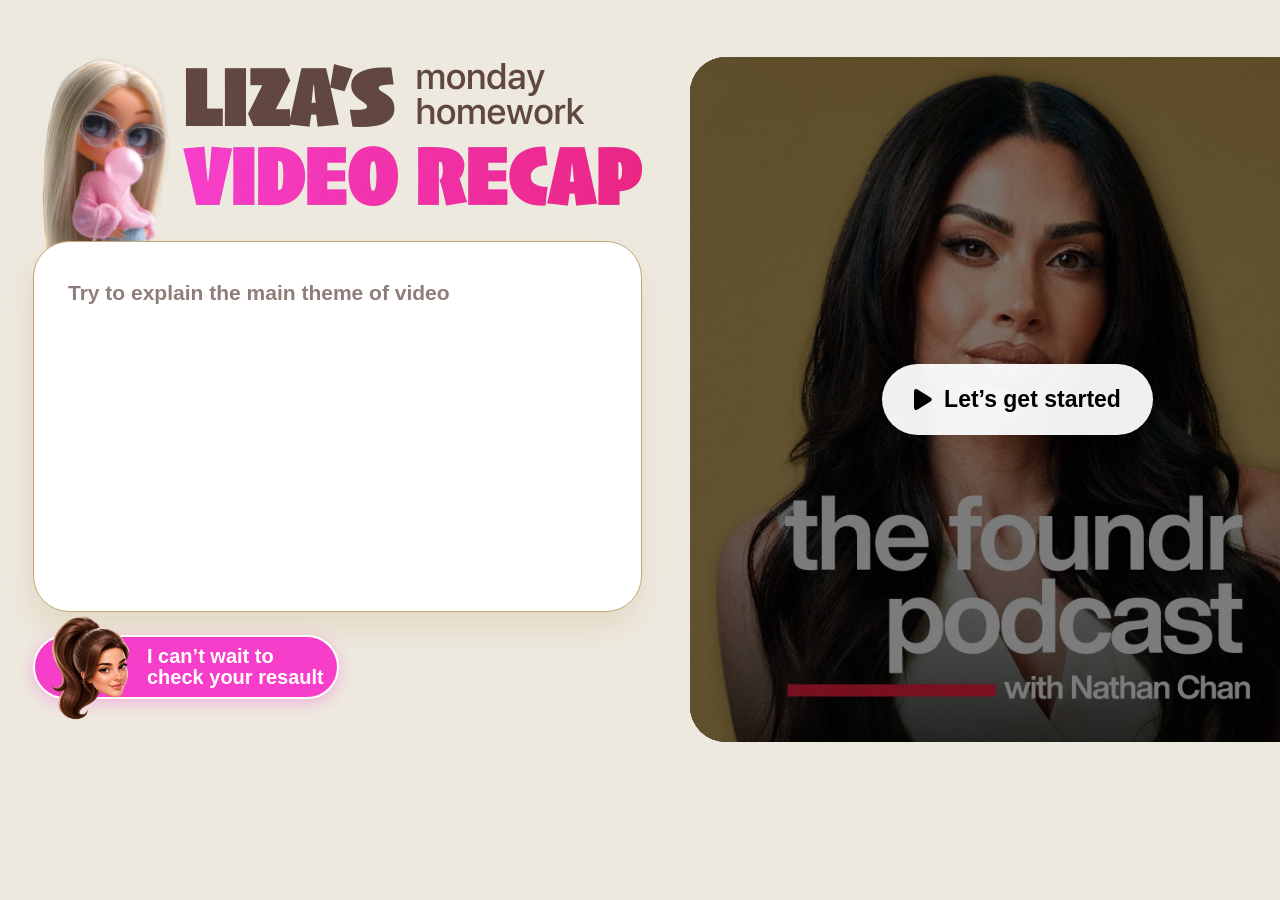
<file: recap-lesson/index.html>
<!DOCTYPE html>
<html lang="en">
<head>
  <meta charset="UTF-8">
  <meta name="viewport" content="width=device-width, initial-scale=1.0">
  <title>Liza's Monday Homework — Video Recap</title>
  <link rel="stylesheet" href="styles.css">
  <script src="app.js" defer></script>
</head>
<body>
  <div class="wrap">
    <div class="work-area">
      <div class="work-area_header">
        <img src="node-15-129.webp" alt="Liza avatar">
        <img src="node-15-105.webp" alt="Liza's Monday Homework — Video Recap">
      </div>
      <!-- end header -->
       <form class="work-area_form">
          <textarea name="recap" id="recap" placeholder="Try to explain the main theme of video" aria-label="Video recap"></textarea>
          <button class="submit-button" type="submit">
            <img class="submit-avatar" src="assets/avatar/owner-avatar-ponytail.webp" alt="" aria-hidden="true">
            <span>I can’t wait to<br>check your resault</span>
          </button>
          <p class="grade-status" role="status" aria-live="polite"></p>
       </form>
       <!-- end form -->

       <section class="results-view is-hidden" id="results-view" aria-live="polite">
         <h1>Let’s check your answer</h1>
         <div class="submitted-answer" id="submitted-answer"></div>

         <details class="result-section" open>
           <summary>Correction</summary>
           <div class="correction-list" id="correction-list"></div>
         </details>

         <details class="result-section" open>
           <summary>Missed</summary>
           <div class="correction-list" id="missed-list"></div>
         </details>

         <details class="result-section" open>
           <summary>Feedback</summary>
           <div class="score-list" id="score-list"></div>
         </details>

         <button class="share-result-button" id="share-result" type="button">
           <img src="node-30-379.webp" alt="" aria-hidden="true">
           <span>Share resault with me</span>
         </button>

       </section>
    </div>
    <!-- end work area -->

    <div class="video">
      <iframe
        data-src="https://www.youtube.com/embed/j64UB9hU6BM?rel=0&playsinline=1&autoplay=1"
        title="Video recap lesson"
        loading="lazy"
        allow="accelerometer; autoplay; clipboard-write; encrypted-media; gyroscope; picture-in-picture; web-share"
        referrerpolicy="strict-origin-when-cross-origin"
        allowfullscreen>
      </iframe>
      <button class="video-cover" type="button" aria-label="Play lesson video">
        <span class="video-cover-background" aria-hidden="true"></span>
        <span class="video-cover-shade" aria-hidden="true"></span>
        <span class="video-cover-cta">
          <img src="node-15-102.webp" alt="">
          <span>Let’s get started</span>
        </span>
      </button>
    </div>
    <!-- end video -->
  </div>

</body>
</html>
</file>
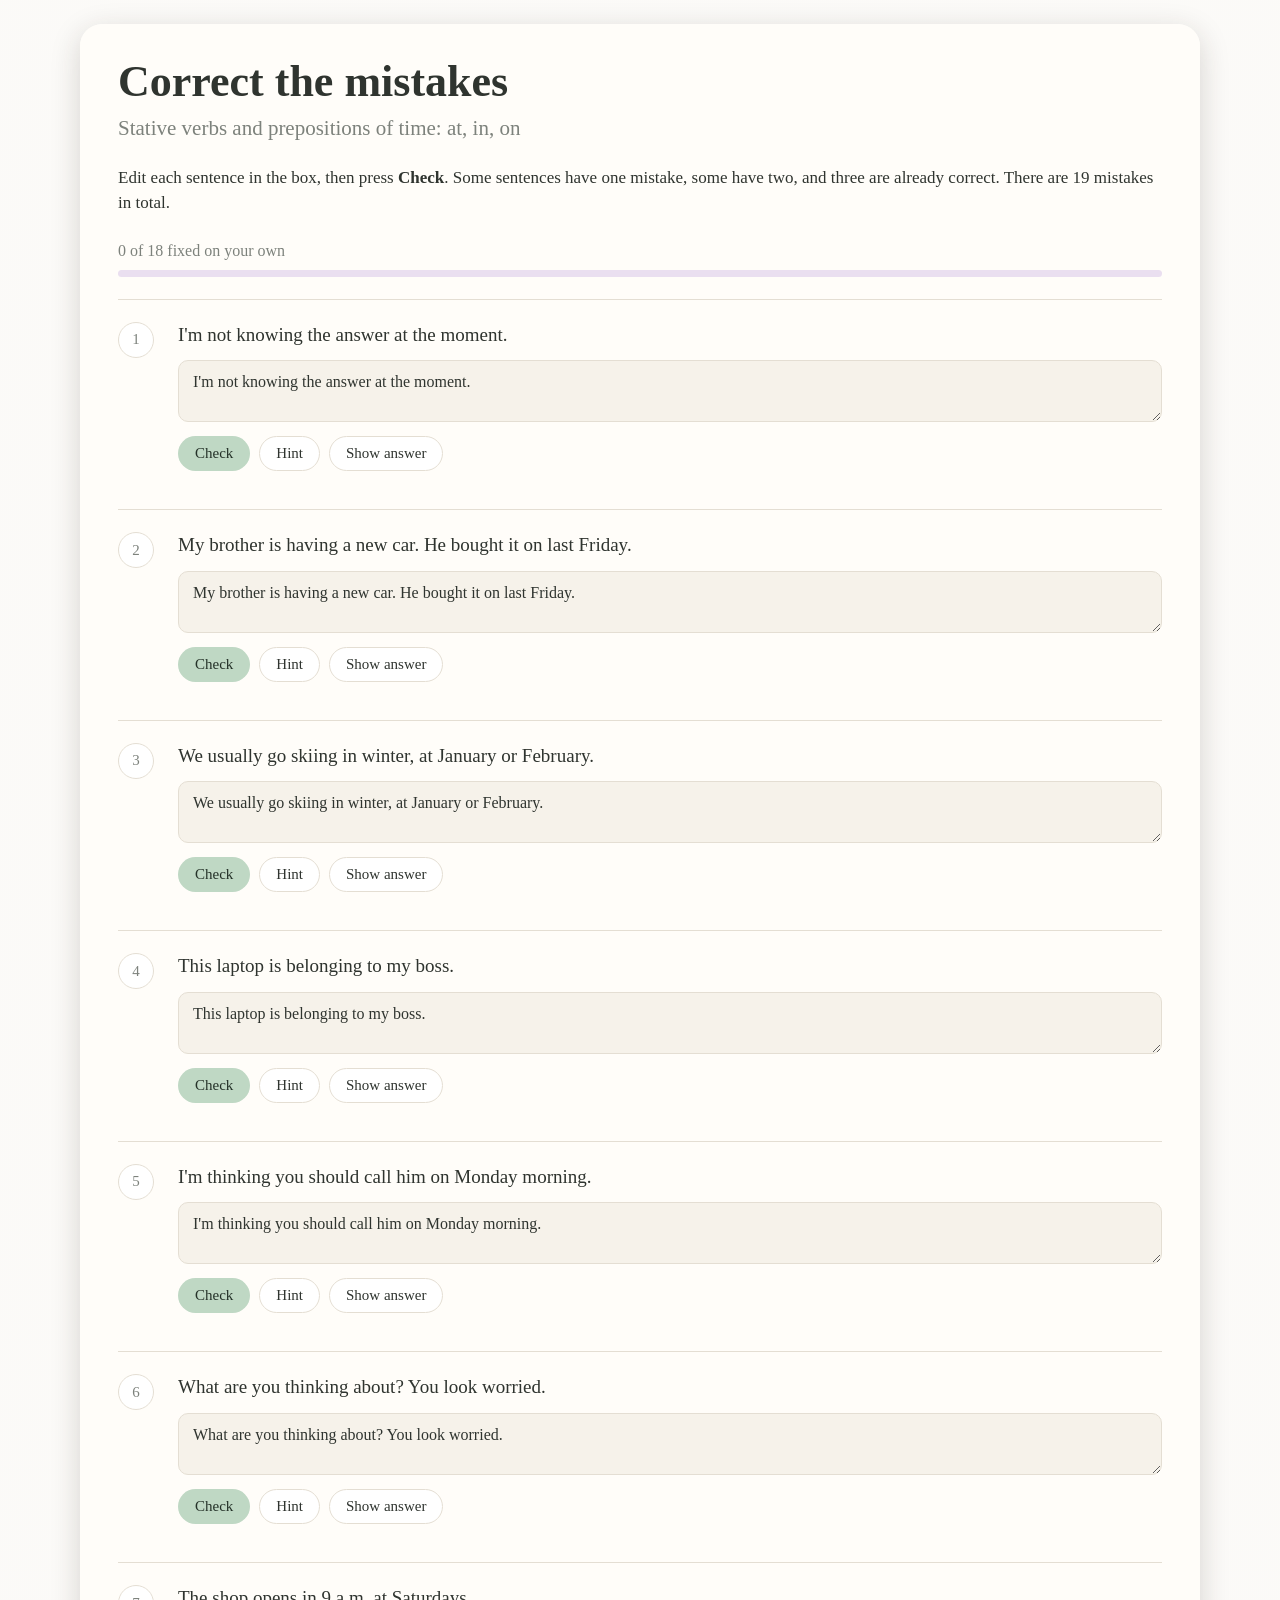
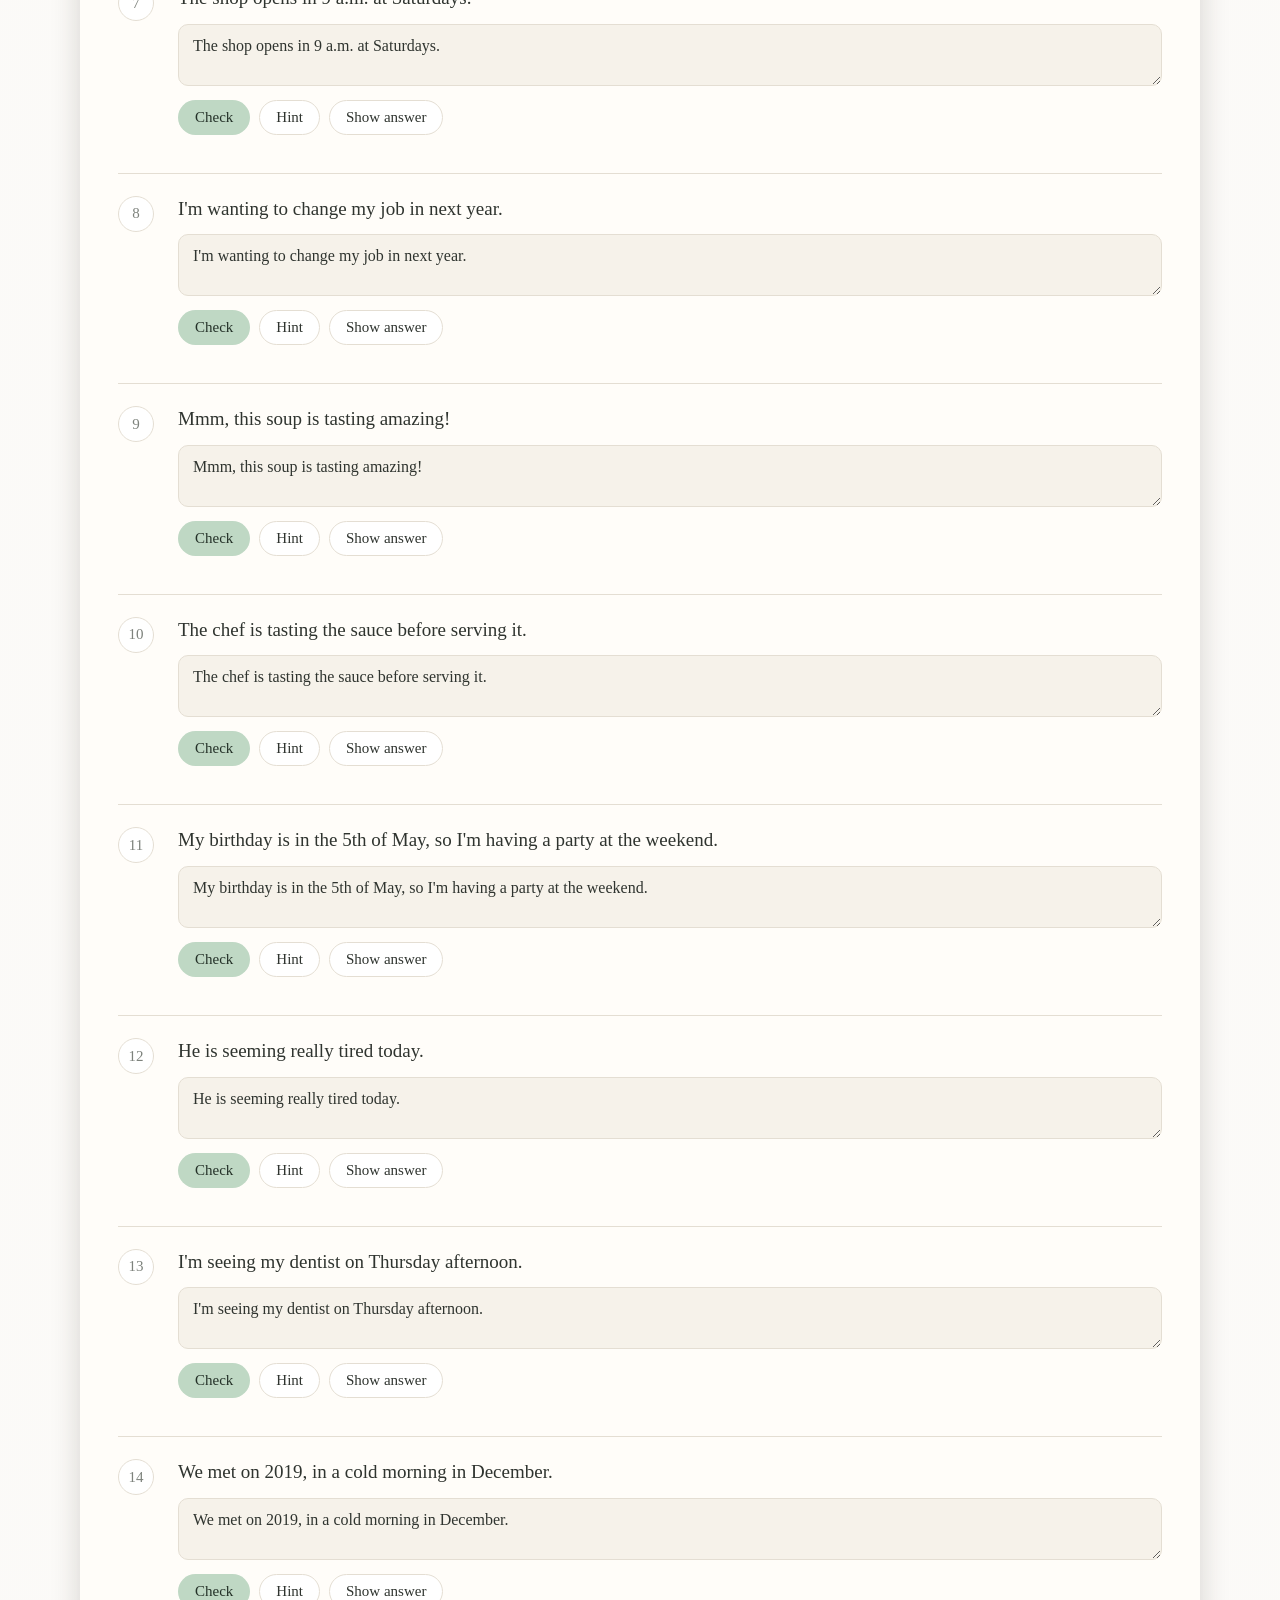
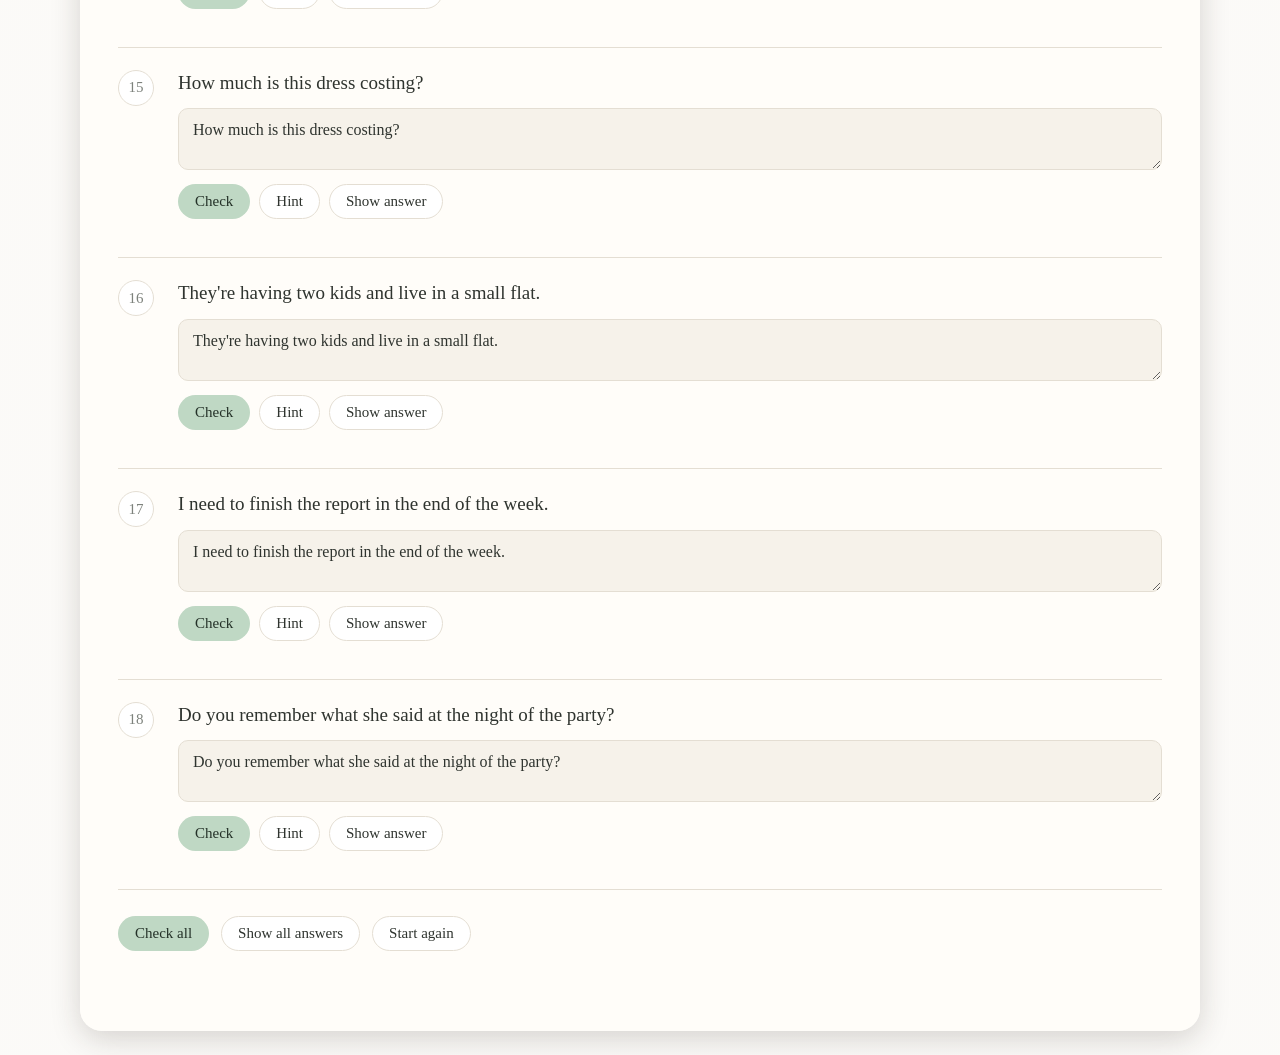
<file: stative-verbs-prepositions-corrections/index.html>
<!doctype html>
<html lang="en">
<head>
<meta charset="utf-8" />
<meta name="viewport" content="width=device-width,initial-scale=1" />
<title>Correct the mistakes: stative verbs and at, in, on</title>
<style>
  :root{
    --bg:#fffdf9; --panel:#ffffff; --panel2:#f6f2ea; --text:#2f342f; --muted:#7d827c;
    --line:#e4ded3; --accent:#bfd8c4; --accent2:#8e6fb1; --ok:#4f8a63; --bad:#bf6a76;
  }
  *{box-sizing:border-box}
  body{margin:0;background:linear-gradient(rgba(244,241,234,.34),rgba(244,241,234,.34)),url("background.jpg") center center/cover fixed no-repeat;color:var(--text);font-family:Georgia,"Times New Roman",serif}
  .wrap{max-width:1120px;margin:24px auto;background:rgba(255,253,249,.91);backdrop-filter:blur(5px);-webkit-backdrop-filter:blur(5px);min-height:100vh;padding:34px 38px 54px;border-radius:22px;box-shadow:0 8px 30px rgba(45,35,28,.18)}
  h1{font-size:clamp(28px,3.6vw,44px);line-height:1.08;margin:0 0 10px}
  .subtitle{color:var(--muted);font-size:clamp(16px,1.8vw,21px);margin-bottom:24px}
  .intro{font-size:17px;line-height:1.5;margin-bottom:26px}
  .progressText{color:var(--muted);font-size:16px;margin-bottom:10px}
  .bar{height:7px;background:#eadff0;border-radius:99px;overflow:hidden;margin-bottom:22px}
  .bar>div{height:100%;width:0;background:var(--accent2);transition:.25s}
  .item{padding:22px 0 26px;border-top:1px solid var(--line)}
  .row{display:grid;grid-template-columns:46px 1fr;gap:14px;align-items:start}
  .num{width:36px;height:36px;border:1px solid var(--line);border-radius:50%;display:grid;place-items:center;color:var(--muted);font-size:15px;background:#fff}
  .num.ok{background:#eaf7ef;color:var(--ok);border-color:#b9dfc7}
  .num.bad{background:#fff0f4;color:var(--bad);border-color:#efbfd0}
  .sentence{font-size:19px;line-height:1.4;margin:0 0 12px}
  textarea{width:100%;min-height:58px;resize:vertical;border:1px solid var(--line);border-radius:10px;background:var(--panel2);color:var(--text);font:inherit;font-size:16px;padding:12px 14px;outline:none}
  textarea:focus{border-color:var(--accent)}
  .buttons{display:flex;gap:9px;flex-wrap:wrap;margin-top:10px}
  button{border:1px solid var(--line);background:#fff;color:var(--text);font:inherit;font-size:15px;border-radius:999px;padding:8px 16px;cursor:pointer}
  button.primary{background:var(--accent);color:#243128;border-color:transparent}
  button:hover{filter:brightness(1.06)}
  .feedback{margin:12px 0 0 60px}
  .hint{color:var(--muted);font-style:italic;font-size:15px;line-height:1.5;margin:8px 0}
  .msg{font-size:15px;line-height:1.5;margin:8px 0}
  .msg.ok{color:var(--ok)} .msg.bad{color:var(--bad)}
  .answer{border-left:4px solid var(--accent2);padding:10px 0 10px 20px;margin-top:14px}
  .answer strong{display:block;color:var(--accent2);font-size:17px;margin-bottom:5px}
  .answer p{font-size:15px;line-height:1.5;margin:5px 0}
  .controls{display:flex;gap:12px;flex-wrap:wrap;padding:26px 0;border-top:1px solid var(--line)}
  @media(max-width:640px){
    .wrap{margin:0;padding:22px 14px 40px;border-radius:0;background:rgba(255,253,249,.94)}.row{grid-template-columns:36px 1fr;gap:9px}.num{width:30px;height:30px;font-size:13px}
    h1{font-size:30px}.subtitle{font-size:16px}.sentence{font-size:17px}.feedback{margin-left:45px}textarea{font-size:15px;min-height:54px}.intro,.progressText{font-size:15px}
  }
</style>
</head>
<body>
<div class="wrap">
  <h1>Correct the mistakes</h1>
  <div class="subtitle">Stative verbs and prepositions of time: at, in, on</div>
  <div class="intro">Edit each sentence in the box, then press <b>Check</b>. Some sentences have one mistake, some have two, and three are already correct. There are 19 mistakes in total.</div>

  <div class="progressText" id="progressText"></div>
  <div class="bar"><div id="barFill"></div></div>

  <div id="items"></div>

  <div class="controls">
    <button class="primary" id="checkAll">Check all</button>
    <button id="showAll">Show all answers</button>
    <button id="restart">Start again</button>
  </div>
</div>

<script>
const LESSON = [
  {q:"I'm not knowing the answer at the moment.",answers:["I don't know the answer at the moment."],hint:"Check the verb: does know describe an action or a state?",exp:"Know is a stative verb, so we normally use the simple form here. “At the moment” is correct."},
  {q:"My brother is having a new car. He bought it on last Friday.",answers:["My brother has a new car. He bought it last Friday."],hint:"Look at have for possession, and remember that last + day does not take a preposition.",exp:"Use has for possession. We say last Friday, not on last Friday."},
  {q:"We usually go skiing in winter, at January or February.",answers:["We usually go skiing in winter, in January or February."],hint:"Which preposition do we use with months?",exp:"Use in with months: in January, in February."},
  {q:"This laptop is belonging to my boss.",answers:["This laptop belongs to my boss."],hint:"Belong usually describes a state, not an action.",exp:"Belong is a stative verb, so use the present simple."},
  {q:"I'm thinking you should call him on Monday morning.",answers:["I think you should call him on Monday morning."],hint:"Here think means ‘have an opinion’.",exp:"When think means ‘believe/have an opinion’, use the present simple."},
  {q:"What are you thinking about? You look worried.",answers:["What are you thinking about? You look worried."],hint:"Think about can describe an active mental process.",exp:"This sentence is already correct. Think about can be used in the continuous when it means ‘consider’."},
  {q:"The shop opens in 9 a.m. at Saturdays.",answers:["The shop opens at 9 a.m. on Saturdays."],hint:"Use one preposition for clock times and another for days.",exp:"Use at for clock times and on for days: at 9 a.m., on Saturdays."},
  {q:"I'm wanting to change my job in next year.",answers:["I want to change my job next year."],hint:"Want is usually stative. Also check the phrase next year.",exp:"Use want, not am wanting. We say next year without a preposition."},
  {q:"Mmm, this soup is tasting amazing!",answers:["Mmm, this soup tastes amazing!"],hint:"Here taste describes the quality of the soup.",exp:"When taste describes how food is, it is stative: the soup tastes amazing."},
  {q:"The chef is tasting the sauce before serving it.",answers:["The chef is tasting the sauce before serving it."],hint:"Is the chef describing the sauce, or actively trying it?",exp:"This sentence is already correct. Taste can be continuous when it means actively trying food."},
  {q:"My birthday is in the 5th of May, so I'm having a party at the weekend.",answers:["My birthday is on the 5th of May, so I'm having a party at the weekend."],hint:"Which preposition do we use with a specific date?",exp:"Use on with dates: on the 5th of May. “At the weekend” is standard British English."},
  {q:"He is seeming really tired today.",answers:["He seems really tired today."],hint:"Seem usually describes a state or impression.",exp:"Seem is normally stative, so use the present simple."},
  {q:"I'm seeing my dentist on Thursday afternoon.",answers:["I'm seeing my dentist on Thursday afternoon."],hint:"See can be continuous when it refers to an arrangement.",exp:"This sentence is already correct. “I'm seeing my dentist” describes a planned appointment."},
  {q:"We met on 2019, in a cold morning in December.",answers:["We met in 2019, on a cold morning in December."],hint:"Check the prepositions for a year and for a particular morning.",exp:"Use in with years and on with a specific day/morning: in 2019, on a cold morning."},
  {q:"How much is this dress costing?",answers:["How much does this dress cost?"],hint:"Cost normally describes a state, not an action.",exp:"Cost is normally stative here, so use the present simple question form."},
  {q:"They're having two kids and live in a small flat.",answers:["They have two kids and live in a small flat."],hint:"Have means possession here.",exp:"Use have for possession: They have two kids."},
  {q:"I need to finish the report in the end of the week.",answers:["I need to finish the report at the end of the week.","I need to finish the report by the end of the week."],hint:"The fixed phrase is at the end of; by the end of is also possible when you mean a deadline.",exp:"Say at the end of the week for the time point, or by the end of the week for a deadline."},
  {q:"Do you remember what she said at the night of the party?",answers:["Do you remember what she said on the night of the party?"],hint:"A specific night linked to an event usually takes on.",exp:"Use on the night of the party."}
];

const KEY="stative-prepositions-corrections-v1";
let state = load();

function fresh(){return LESSON.map(x=>({value:x.q,checked:false,correct:false,hint:false,answer:false,solvedOnOwn:false}));}
function load(){try{const x=JSON.parse(localStorage.getItem(KEY));if(Array.isArray(x)&&x.length===LESSON.length) return x;}catch(e){}return fresh();}
function save(){localStorage.setItem(KEY,JSON.stringify(state))}
function norm(s){return s.toLowerCase().replace(/[’‘]/g,"'").replace(/[“”]/g,'"').replace(/\s+/g," ").replace(/\s+([,.!?])/g,"$1").trim();}
function isCorrect(i){const v=norm(state[i].value);return LESSON[i].answers.some(a=>norm(a)===v);}
function render(){
  const root=document.getElementById("items");root.innerHTML="";
  LESSON.forEach((item,i)=>{
    const s=state[i];const div=document.createElement("div");div.className="item";
    div.innerHTML=`
      <div class="row">
        <div class="num ${s.checked?(s.correct?"ok":"bad"):""}">${i+1}</div>
        <div>
          <div class="sentence">${esc(item.q)}</div>
          <textarea data-i="${i}">${esc(s.value)}</textarea>
          <div class="buttons">
            <button class="primary" data-act="check" data-i="${i}">Check</button>
            <button data-act="hint" data-i="${i}">${s.hint?"Hide hint":"Hint"}</button>
            <button data-act="answer" data-i="${i}">${s.answer?"Hide answer":"Show answer"}</button>
          </div>
        </div>
      </div>
      <div class="feedback">
        ${s.hint?`<div class="hint">${esc(item.hint)}</div>`:""}
        ${s.checked?`<div class="msg ${s.correct?"ok":"bad"}">${s.correct?"Correct!":"This sentence still has a mistake. Edit it in the box, then check again."}</div>`:""}
        ${s.answer?`<div class="answer"><strong>${esc(item.answers[0])}</strong><p>${esc(item.exp)}</p></div>`:""}
      </div>`;
    root.appendChild(div);
  });
  root.querySelectorAll("textarea").forEach(el=>el.addEventListener("input",e=>{const i=+e.target.dataset.i;state[i].value=e.target.value;state[i].checked=false;state[i].correct=false;save();updateProgress();}));
  root.querySelectorAll("button[data-act]").forEach(b=>b.addEventListener("click",handle));
  updateProgress();
}
function handle(e){
  const i=+e.currentTarget.dataset.i, act=e.currentTarget.dataset.act;
  if(act==="hint") state[i].hint=!state[i].hint;
  if(act==="answer") state[i].answer=!state[i].answer;
  if(act==="check"){state[i].checked=true;state[i].correct=isCorrect(i);if(state[i].correct&&!state[i].answer) state[i].solvedOnOwn=true;}
  save();render();
}
function updateProgress(){
  const own=state.filter(x=>x.solvedOnOwn).length;const shown=state.filter(x=>x.answer).length;
  document.getElementById("progressText").textContent=own+" of 18 fixed on your own"+(shown?", "+shown+" answer"+(shown===1?"":"s")+" shown":"");
  document.getElementById("barFill").style.width=(own/18*100)+"%";
}
function esc(s){return s.replace(/[&<>"']/g,m=>({"&":"&amp;","<":"&lt;",">":"&gt;",'"':"&quot;","'":"&#039;"}[m]))}
document.getElementById("checkAll").onclick=()=>{state.forEach((s,i)=>{s.checked=true;s.correct=isCorrect(i);if(s.correct&&!s.answer)s.solvedOnOwn=true});save();render();};
document.getElementById("showAll").onclick=()=>{const shouldShow=!state.every(x=>x.answer);state.forEach(x=>x.answer=shouldShow);save();render();};
document.getElementById("restart").onclick=()=>{if(confirm("Start again and erase saved progress?")){state=fresh();save();render();window.scrollTo({top:0,behavior:"smooth"})}};
render();
</script>
</body>
</html>
</file>
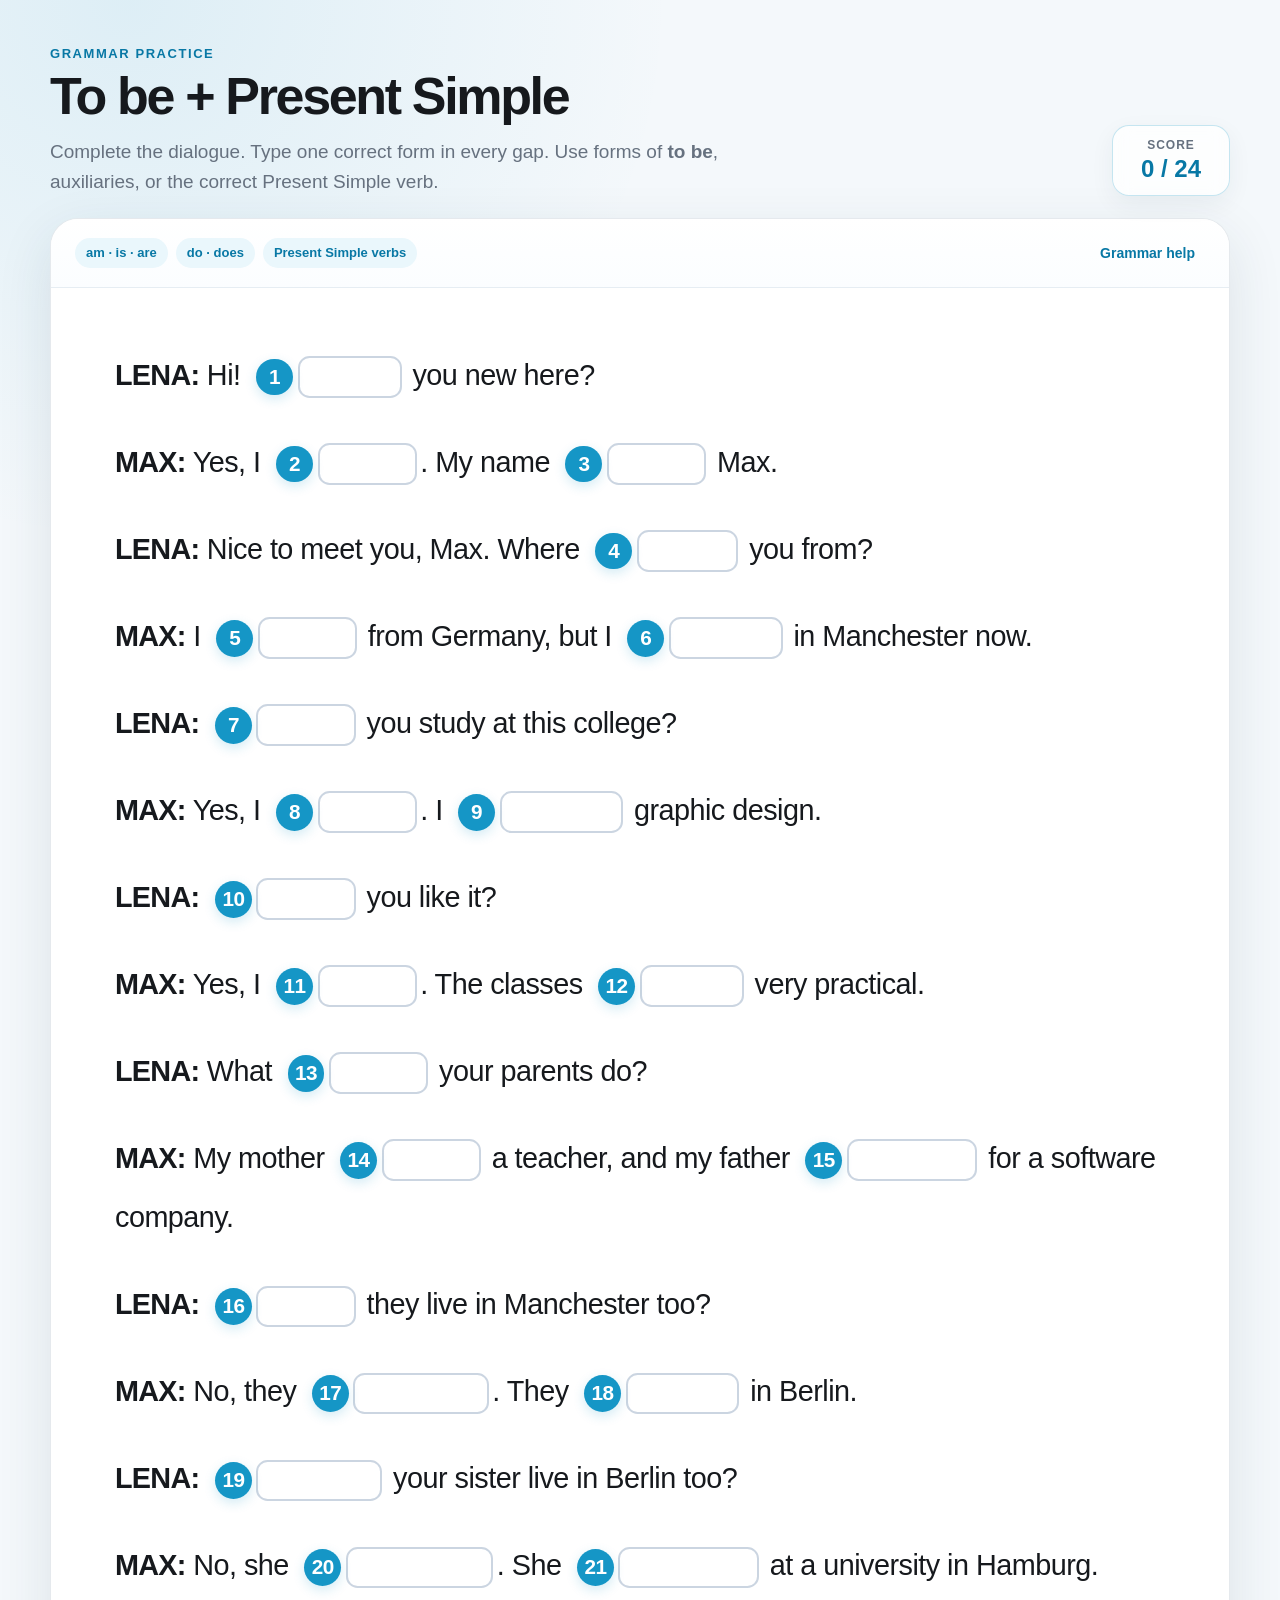
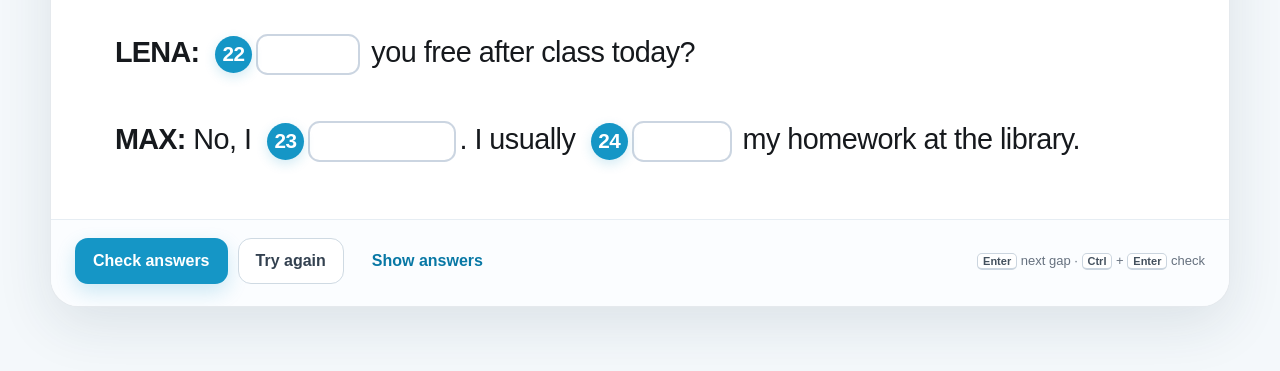
<file: to-be-present-simple-dialogue/index.html>
<!DOCTYPE html>
<html lang="en">
<head>
  <meta charset="UTF-8" />
  <meta name="viewport" content="width=device-width, initial-scale=1.0" />
  <meta name="description" content="Interactive dialogue practice: forms of to be and the Present Simple." />
  <title>To Be + Present Simple — Interactive Dialogue</title>
  <style>
    :root {
      --blue: #1596c6;
      --blue-dark: #0878a5;
      --blue-soft: #eaf7fc;
      --ink: #16191d;
      --muted: #66717f;
      --line: #cbd5e1;
      --surface: #ffffff;
      --page: #f4f8fb;
      --green: #17845f;
      --green-soft: #eaf8f2;
      --red: #c43b4d;
      --red-soft: #fff0f2;
      --shadow: 0 18px 55px rgba(24, 53, 73, 0.11);
    }

    * {
      box-sizing: border-box;
    }

    html {
      scroll-behavior: smooth;
    }

    body {
      margin: 0;
      min-height: 100vh;
      background:
        radial-gradient(circle at 10% 0%, rgba(21, 150, 198, 0.10), transparent 34rem),
        var(--page);
      color: var(--ink);
      font-family: Inter, ui-sans-serif, -apple-system, BlinkMacSystemFont, "Segoe UI", sans-serif;
    }

    button,
    input {
      font: inherit;
    }

    .page {
      width: min(1180px, calc(100% - 32px));
      margin: 0 auto;
      padding: 46px 0 64px;
    }

    .topbar {
      display: flex;
      align-items: flex-end;
      justify-content: space-between;
      gap: 24px;
      margin-bottom: 22px;
    }

    .eyebrow {
      margin: 0 0 8px;
      color: var(--blue-dark);
      font-size: 13px;
      font-weight: 800;
      letter-spacing: 0.12em;
      text-transform: uppercase;
    }

    h1 {
      margin: 0;
      font-size: clamp(31px, 4.2vw, 52px);
      line-height: 1.06;
      letter-spacing: -0.045em;
    }

    .instruction {
      max-width: 750px;
      margin: 13px 0 0;
      color: var(--muted);
      font-size: clamp(16px, 1.7vw, 19px);
      line-height: 1.55;
    }

    .score-card {
      flex: 0 0 auto;
      min-width: 118px;
      padding: 12px 16px;
      border: 1px solid rgba(21, 150, 198, 0.24);
      border-radius: 17px;
      background: rgba(255, 255, 255, 0.76);
      text-align: center;
      box-shadow: 0 8px 24px rgba(24, 53, 73, 0.06);
      backdrop-filter: blur(10px);
    }

    .score-label {
      display: block;
      color: var(--muted);
      font-size: 12px;
      font-weight: 750;
      letter-spacing: 0.08em;
      text-transform: uppercase;
    }

    .score-value {
      display: block;
      margin-top: 3px;
      color: var(--blue-dark);
      font-size: 24px;
      font-weight: 850;
      font-variant-numeric: tabular-nums;
    }

    .exercise {
      overflow: hidden;
      border: 1px solid rgba(150, 167, 183, 0.25);
      border-radius: 28px;
      background: var(--surface);
      box-shadow: var(--shadow);
    }

    .exercise-head {
      display: flex;
      align-items: center;
      justify-content: space-between;
      gap: 16px;
      padding: 18px 24px;
      border-bottom: 1px solid #e6edf3;
      background: linear-gradient(180deg, #ffffff 0%, #fbfdff 100%);
    }

    .tags {
      display: flex;
      flex-wrap: wrap;
      gap: 8px;
    }

    .tag {
      display: inline-flex;
      align-items: center;
      min-height: 30px;
      padding: 6px 11px;
      border-radius: 999px;
      background: var(--blue-soft);
      color: var(--blue-dark);
      font-size: 13px;
      font-weight: 750;
    }

    .help-toggle {
      appearance: none;
      border: 0;
      border-radius: 10px;
      background: transparent;
      color: var(--blue-dark);
      cursor: pointer;
      padding: 8px 10px;
      font-size: 14px;
      font-weight: 750;
    }

    .help-toggle:hover {
      background: var(--blue-soft);
    }

    .help-toggle:focus-visible,
    .button:focus-visible,
    .gap-input:focus-visible {
      outline: 3px solid rgba(21, 150, 198, 0.26);
      outline-offset: 3px;
    }

    .grammar-help {
      display: grid;
      grid-template-columns: repeat(2, minmax(0, 1fr));
      gap: 12px;
      max-height: 0;
      overflow: hidden;
      padding: 0 24px;
      background: #f8fcfe;
      opacity: 0;
      transition: max-height 220ms ease, padding 220ms ease, opacity 180ms ease;
    }

    .grammar-help.open {
      max-height: 220px;
      padding: 18px 24px;
      border-bottom: 1px solid #e6edf3;
      opacity: 1;
    }

    .help-item {
      padding: 13px 14px;
      border: 1px solid #dbe7ef;
      border-radius: 14px;
      background: #fff;
      color: #394554;
      font-size: 14px;
      line-height: 1.5;
    }

    .help-item strong {
      color: var(--ink);
    }

    .dialogue {
      padding: clamp(26px, 4.5vw, 58px) clamp(20px, 5vw, 64px) 22px;
    }

    .turn {
      margin: 0 0 clamp(17px, 2.2vw, 28px);
      font-size: clamp(20px, 2.25vw, 29px);
      line-height: 2.05;
      letter-spacing: -0.018em;
    }

    .speaker {
      font-weight: 790;
      letter-spacing: -0.025em;
    }

    .gap {
      display: inline-flex;
      position: relative;
      align-items: center;
      isolation: isolate;
      margin: 0 0.12em 0 0.28em;
      vertical-align: middle;
      white-space: nowrap;
    }

    .gap-number {
      display: inline-grid;
      place-items: center;
      z-index: 2;
      width: 1.78em;
      height: 1.78em;
      margin-right: 0.22em;
      border-radius: 50%;
      background: var(--blue);
      color: #fff;
      font-size: 0.72em;
      font-weight: 850;
      line-height: 1;
      box-shadow: 0 4px 12px rgba(21, 150, 198, 0.19);
      transition: background 160ms ease, transform 160ms ease;
    }

    .gap-input {
      width: var(--input-width, 4.65em);
      min-width: 92px;
      height: 1.72em;
      border: 2px solid var(--line);
      border-radius: 0.48em;
      background: #fff;
      color: var(--ink);
      padding: 0.13em 0.55em;
      text-align: center;
      font-size: 0.84em;
      font-weight: 650;
      line-height: 1;
      transition: border-color 150ms ease, background 150ms ease, box-shadow 150ms ease;
    }

    .gap-input:hover {
      border-color: #9fb0bf;
    }

    .gap-input:focus {
      border-color: var(--blue);
      box-shadow: 0 0 0 4px rgba(21, 150, 198, 0.09);
    }

    .gap.correct .gap-input {
      border-color: var(--green);
      background: var(--green-soft);
      box-shadow: 0 0 0 3px rgba(23, 132, 95, 0.07);
    }

    .gap.correct .gap-number {
      background: var(--green);
    }

    .gap.wrong .gap-input {
      border-color: var(--red);
      background: var(--red-soft);
      box-shadow: 0 0 0 3px rgba(196, 59, 77, 0.07);
    }

    .gap.wrong .gap-number {
      background: var(--red);
      animation: nudge 230ms ease;
    }

    @keyframes nudge {
      0%, 100% { transform: translateX(0); }
      35% { transform: translateX(-3px); }
      70% { transform: translateX(3px); }
    }

    .feedback {
      display: none;
      margin: 2px clamp(20px, 5vw, 64px) 24px;
      padding: 16px 18px;
      border-radius: 16px;
      font-size: 15px;
      line-height: 1.55;
    }

    .feedback.visible {
      display: block;
    }

    .feedback.neutral {
      border: 1px solid #d9e4ec;
      background: #f7fafc;
      color: #43515f;
    }

    .feedback.good {
      border: 1px solid rgba(23, 132, 95, 0.26);
      background: var(--green-soft);
      color: #115f46;
    }

    .feedback.review {
      border: 1px solid rgba(196, 59, 77, 0.22);
      background: var(--red-soft);
      color: #7f2531;
    }

    .feedback strong {
      font-weight: 820;
    }

    .answer-list {
      display: flex;
      flex-wrap: wrap;
      gap: 7px;
      margin-top: 10px;
    }

    .answer-chip {
      display: inline-flex;
      gap: 5px;
      align-items: center;
      min-height: 30px;
      padding: 5px 9px;
      border: 1px solid rgba(196, 59, 77, 0.16);
      border-radius: 9px;
      background: rgba(255, 255, 255, 0.72);
      color: #70202c;
      font-size: 13px;
      font-weight: 720;
    }

    .actions {
      display: flex;
      align-items: center;
      justify-content: space-between;
      gap: 14px;
      padding: 18px 24px 22px;
      border-top: 1px solid #e6edf3;
      background: #fbfdff;
    }

    .action-group {
      display: flex;
      flex-wrap: wrap;
      gap: 10px;
    }

    .button {
      appearance: none;
      min-height: 46px;
      border: 1px solid transparent;
      border-radius: 13px;
      cursor: pointer;
      padding: 11px 17px;
      font-weight: 790;
      transition: transform 140ms ease, background 140ms ease, border-color 140ms ease, box-shadow 140ms ease;
    }

    .button:hover {
      transform: translateY(-1px);
    }

    .button:active {
      transform: translateY(0);
    }

    .button-primary {
      background: var(--blue);
      color: #fff;
      box-shadow: 0 8px 20px rgba(21, 150, 198, 0.20);
    }

    .button-primary:hover {
      background: var(--blue-dark);
    }

    .button-secondary {
      border-color: #cfdae3;
      background: #fff;
      color: #334150;
    }

    .button-secondary:hover {
      border-color: #aebcc9;
      background: #f7fafc;
    }

    .button-quiet {
      background: transparent;
      color: var(--blue-dark);
    }

    .button-quiet:hover {
      background: var(--blue-soft);
    }

    .keyboard-note {
      color: var(--muted);
      font-size: 13px;
      line-height: 1.4;
      text-align: right;
    }

    kbd {
      border: 1px solid #cbd5df;
      border-bottom-width: 2px;
      border-radius: 5px;
      background: #fff;
      padding: 1px 5px;
      color: #44515e;
      font-family: inherit;
      font-size: 11px;
      font-weight: 750;
    }

    @media (max-width: 760px) {
      .page {
        width: min(100% - 20px, 680px);
        padding: 24px 0 34px;
      }

      .topbar {
        align-items: flex-start;
      }

      .score-card {
        min-width: 96px;
        padding: 10px 12px;
      }

      .score-value {
        font-size: 21px;
      }

      .exercise {
        border-radius: 21px;
      }

      .exercise-head {
        align-items: flex-start;
        padding: 15px 16px;
      }

      .grammar-help,
      .grammar-help.open {
        grid-template-columns: 1fr;
        padding-left: 16px;
        padding-right: 16px;
      }

      .grammar-help.open {
        max-height: 360px;
      }

      .dialogue {
        padding: 24px 16px 10px;
      }

      .turn {
        font-size: clamp(18px, 5vw, 23px);
        line-height: 2.15;
      }

      .gap {
        margin-left: 0.16em;
      }

      .gap-input {
        min-width: 82px;
      }

      .feedback {
        margin-right: 16px;
        margin-left: 16px;
      }

      .actions {
        align-items: stretch;
        flex-direction: column;
        padding: 16px;
      }

      .action-group {
        display: grid;
        grid-template-columns: 1fr 1fr;
      }

      .button-primary {
        grid-column: 1 / -1;
      }

      .keyboard-note {
        text-align: left;
      }
    }

    @media (max-width: 460px) {
      .topbar {
        display: block;
      }

      .score-card {
        display: inline-flex;
        align-items: center;
        gap: 8px;
        margin-top: 16px;
        text-align: left;
      }

      .score-value {
        margin-top: 0;
      }

      .exercise-head {
        display: block;
      }

      .help-toggle {
        margin-top: 7px;
        padding-left: 0;
      }

      .action-group {
        grid-template-columns: 1fr;
      }

      .button-primary {
        grid-column: auto;
      }
    }

    @media (prefers-reduced-motion: reduce) {
      *, *::before, *::after {
        scroll-behavior: auto !important;
        animation-duration: 0.01ms !important;
        animation-iteration-count: 1 !important;
        transition-duration: 0.01ms !important;
      }
    }
  </style>
</head>
<body>
  <main class="page">
    <header class="topbar">
      <div>
        <p class="eyebrow">Grammar practice</p>
        <h1>To be + Present Simple</h1>
        <p class="instruction">
          Complete the dialogue. Type one correct form in every gap. Use forms of <strong>to be</strong>,
          auxiliaries, or the correct Present Simple verb.
        </p>
      </div>
      <div class="score-card" aria-live="polite">
        <span class="score-label">Score</span>
        <span class="score-value" id="scoreValue">0 / 24</span>
      </div>
    </header>

    <section class="exercise" aria-label="Interactive grammar dialogue">
      <div class="exercise-head">
        <div class="tags" aria-label="Grammar topics">
          <span class="tag">am · is · are</span>
          <span class="tag">do · does</span>
          <span class="tag">Present Simple verbs</span>
        </div>
        <button class="help-toggle" id="helpToggle" type="button" aria-expanded="false" aria-controls="grammarHelp">
          Grammar help
        </button>
      </div>

      <div class="grammar-help" id="grammarHelp">
        <div class="help-item">
          <strong>To be:</strong> use <em>am / is / are</em> for identity, origin, age, state, and description.
        </div>
        <div class="help-item">
          <strong>Present Simple:</strong> use <em>do / does</em> in questions and add <em>-s / -es</em> with he, she, or it.
        </div>
      </div>

      <form id="exerciseForm" novalidate>
        <div class="dialogue" id="dialogue">
          <p class="turn"><span class="speaker">LENA:</span> Hi!
            <label class="gap" data-gap="1"><span class="gap-number">1</span><input class="gap-input" style="--input-width:4.3em" aria-label="Gap 1" autocomplete="off" autocapitalize="none" spellcheck="false" /></label>
            you new here?
          </p>

          <p class="turn"><span class="speaker">MAX:</span> Yes, I
            <label class="gap" data-gap="2"><span class="gap-number">2</span><input class="gap-input" style="--input-width:4.1em" aria-label="Gap 2" autocomplete="off" autocapitalize="none" spellcheck="false" /></label>.
            My name
            <label class="gap" data-gap="3"><span class="gap-number">3</span><input class="gap-input" style="--input-width:4.1em" aria-label="Gap 3" autocomplete="off" autocapitalize="none" spellcheck="false" /></label>
            Max.
          </p>

          <p class="turn"><span class="speaker">LENA:</span> Nice to meet you, Max. Where
            <label class="gap" data-gap="4"><span class="gap-number">4</span><input class="gap-input" style="--input-width:4.2em" aria-label="Gap 4" autocomplete="off" autocapitalize="none" spellcheck="false" /></label>
            you from?
          </p>

          <p class="turn"><span class="speaker">MAX:</span> I
            <label class="gap" data-gap="5"><span class="gap-number">5</span><input class="gap-input" style="--input-width:4.1em" aria-label="Gap 5" autocomplete="off" autocapitalize="none" spellcheck="false" /></label>
            from Germany, but I
            <label class="gap" data-gap="6"><span class="gap-number">6</span><input class="gap-input" style="--input-width:4.7em" aria-label="Gap 6" autocomplete="off" autocapitalize="none" spellcheck="false" /></label>
            in Manchester now.
          </p>

          <p class="turn"><span class="speaker">LENA:</span>
            <label class="gap" data-gap="7"><span class="gap-number">7</span><input class="gap-input" style="--input-width:4.1em" aria-label="Gap 7" autocomplete="off" autocapitalize="none" spellcheck="false" /></label>
            you study at this college?
          </p>

          <p class="turn"><span class="speaker">MAX:</span> Yes, I
            <label class="gap" data-gap="8"><span class="gap-number">8</span><input class="gap-input" style="--input-width:4.1em" aria-label="Gap 8" autocomplete="off" autocapitalize="none" spellcheck="false" /></label>.
            I
            <label class="gap" data-gap="9"><span class="gap-number">9</span><input class="gap-input" style="--input-width:5.1em" aria-label="Gap 9" autocomplete="off" autocapitalize="none" spellcheck="false" /></label>
            graphic design.
          </p>

          <p class="turn"><span class="speaker">LENA:</span>
            <label class="gap" data-gap="10"><span class="gap-number">10</span><input class="gap-input" style="--input-width:4.1em" aria-label="Gap 10" autocomplete="off" autocapitalize="none" spellcheck="false" /></label>
            you like it?
          </p>

          <p class="turn"><span class="speaker">MAX:</span> Yes, I
            <label class="gap" data-gap="11"><span class="gap-number">11</span><input class="gap-input" style="--input-width:4.1em" aria-label="Gap 11" autocomplete="off" autocapitalize="none" spellcheck="false" /></label>.
            The classes
            <label class="gap" data-gap="12"><span class="gap-number">12</span><input class="gap-input" style="--input-width:4.3em" aria-label="Gap 12" autocomplete="off" autocapitalize="none" spellcheck="false" /></label>
            very practical.
          </p>

          <p class="turn"><span class="speaker">LENA:</span> What
            <label class="gap" data-gap="13"><span class="gap-number">13</span><input class="gap-input" style="--input-width:4.1em" aria-label="Gap 13" autocomplete="off" autocapitalize="none" spellcheck="false" /></label>
            your parents do?
          </p>

          <p class="turn"><span class="speaker">MAX:</span> My mother
            <label class="gap" data-gap="14"><span class="gap-number">14</span><input class="gap-input" style="--input-width:4.1em" aria-label="Gap 14" autocomplete="off" autocapitalize="none" spellcheck="false" /></label>
            a teacher, and my father
            <label class="gap" data-gap="15"><span class="gap-number">15</span><input class="gap-input" style="--input-width:5.4em" aria-label="Gap 15" autocomplete="off" autocapitalize="none" spellcheck="false" /></label>
            for a software company.
          </p>

          <p class="turn"><span class="speaker">LENA:</span>
            <label class="gap" data-gap="16"><span class="gap-number">16</span><input class="gap-input" style="--input-width:4.1em" aria-label="Gap 16" autocomplete="off" autocapitalize="none" spellcheck="false" /></label>
            they live in Manchester too?
          </p>

          <p class="turn"><span class="speaker">MAX:</span> No, they
            <label class="gap" data-gap="17"><span class="gap-number">17</span><input class="gap-input" style="--input-width:5.6em" aria-label="Gap 17" autocomplete="off" autocapitalize="none" spellcheck="false" /></label>.
            They
            <label class="gap" data-gap="18"><span class="gap-number">18</span><input class="gap-input" style="--input-width:4.7em" aria-label="Gap 18" autocomplete="off" autocapitalize="none" spellcheck="false" /></label>
            in Berlin.
          </p>

          <p class="turn"><span class="speaker">LENA:</span>
            <label class="gap" data-gap="19"><span class="gap-number">19</span><input class="gap-input" style="--input-width:5.2em" aria-label="Gap 19" autocomplete="off" autocapitalize="none" spellcheck="false" /></label>
            your sister live in Berlin too?
          </p>

          <p class="turn"><span class="speaker">MAX:</span> No, she
            <label class="gap" data-gap="20"><span class="gap-number">20</span><input class="gap-input" style="--input-width:6.1em" aria-label="Gap 20" autocomplete="off" autocapitalize="none" spellcheck="false" /></label>.
            She
            <label class="gap" data-gap="21"><span class="gap-number">21</span><input class="gap-input" style="--input-width:5.8em" aria-label="Gap 21" autocomplete="off" autocapitalize="none" spellcheck="false" /></label>
            at a university in Hamburg.
          </p>

          <p class="turn"><span class="speaker">LENA:</span>
            <label class="gap" data-gap="22"><span class="gap-number">22</span><input class="gap-input" style="--input-width:4.3em" aria-label="Gap 22" autocomplete="off" autocapitalize="none" spellcheck="false" /></label>
            you free after class today?
          </p>

          <p class="turn"><span class="speaker">MAX:</span> No, I
            <label class="gap" data-gap="23"><span class="gap-number">23</span><input class="gap-input" style="--input-width:6.1em" aria-label="Gap 23" autocomplete="off" autocapitalize="none" spellcheck="false" /></label>.
            I usually
            <label class="gap" data-gap="24"><span class="gap-number">24</span><input class="gap-input" style="--input-width:4.1em" aria-label="Gap 24" autocomplete="off" autocapitalize="none" spellcheck="false" /></label>
            my homework at the library.
          </p>
        </div>

        <div class="feedback neutral" id="feedback" role="status" aria-live="polite"></div>

        <div class="actions">
          <div class="action-group">
            <button class="button button-primary" type="submit">Check answers</button>
            <button class="button button-secondary" id="resetButton" type="button">Try again</button>
            <button class="button button-quiet" id="showButton" type="button">Show answers</button>
          </div>
          <div class="keyboard-note"><kbd>Enter</kbd> next gap · <kbd>Ctrl</kbd> + <kbd>Enter</kbd> check</div>
        </div>
      </form>
    </section>
  </main>

  <script>
    (() => {
      const answers = {
        1: ["are"],
        2: ["am"],
        3: ["is"],
        4: ["are"],
        5: ["am"],
        6: ["live"],
        7: ["do"],
        8: ["do"],
        9: ["study"],
        10: ["do"],
        11: ["do"],
        12: ["are"],
        13: ["do"],
        14: ["is"],
        15: ["works"],
        16: ["do"],
        17: ["don't", "do not"],
        18: ["live"],
        19: ["does"],
        20: ["doesn't", "does not"],
        21: ["studies"],
        22: ["are"],
        23: ["am not", "'m not"],
        24: ["do"]
      };

      const preferred = {
        1: "are", 2: "am", 3: "is", 4: "are", 5: "am", 6: "live",
        7: "do", 8: "do", 9: "study", 10: "do", 11: "do", 12: "are",
        13: "do", 14: "is", 15: "works", 16: "do", 17: "don't", 18: "live",
        19: "does", 20: "doesn't", 21: "studies", 22: "are", 23: "am not", 24: "do"
      };

      const storageKey = "dialogue-to-be-present-simple-v1";
      const form = document.getElementById("exerciseForm");
      const gaps = [...document.querySelectorAll(".gap")];
      const inputs = gaps.map(gap => gap.querySelector("input"));
      const feedback = document.getElementById("feedback");
      const scoreValue = document.getElementById("scoreValue");
      const resetButton = document.getElementById("resetButton");
      const showButton = document.getElementById("showButton");
      const helpToggle = document.getElementById("helpToggle");
      const grammarHelp = document.getElementById("grammarHelp");

      const normalize = value => value
        .trim()
        .toLowerCase()
        .replace(/[’‘`]/g, "'")
        .replace(/\s+/g, " ")
        .replace(/[.!?]+$/g, "");

      const saveProgress = () => {
        try {
          const values = inputs.map(input => input.value);
          localStorage.setItem(storageKey, JSON.stringify(values));
        } catch (_) {}
      };

      const restoreProgress = () => {
        try {
          const saved = JSON.parse(localStorage.getItem(storageKey));
          if (!Array.isArray(saved)) return;
          inputs.forEach((input, index) => {
            if (typeof saved[index] === "string") input.value = saved[index];
          });
        } catch (_) {}
      };

      const clearState = gap => {
        gap.classList.remove("correct", "wrong");
      };

      const setFeedback = (type, html) => {
        feedback.className = `feedback visible ${type}`;
        feedback.innerHTML = html;
      };

      const hideFeedback = () => {
        feedback.className = "feedback neutral";
        feedback.innerHTML = "";
      };

      const evaluate = ({ revealCorrections = true } = {}) => {
        let correctCount = 0;
        const wrong = [];

        gaps.forEach(gap => {
          const number = Number(gap.dataset.gap);
          const input = gap.querySelector("input");
          const value = normalize(input.value);
          const isCorrect = answers[number].some(answer => normalize(answer) === value);

          gap.classList.toggle("correct", isCorrect);
          gap.classList.toggle("wrong", !isCorrect);

          if (isCorrect) {
            correctCount += 1;
          } else {
            wrong.push(number);
          }
        });

        scoreValue.textContent = `${correctCount} / ${gaps.length}`;

        if (correctCount === gaps.length) {
          setFeedback("good", `<strong>All answers are correct.</strong> Score: ${correctCount}/${gaps.length}.`);
        } else if (revealCorrections) {
          const chips = wrong
            .map(number => `<span class="answer-chip"><span>${number}</span><span>→</span><span>${preferred[number]}</span></span>`)
            .join("");
          setFeedback(
            "review",
            `<strong>${correctCount}/${gaps.length} correct.</strong> Review the highlighted gaps.<div class="answer-list">${chips}</div>`
          );
        } else {
          setFeedback("neutral", `<strong>${correctCount}/${gaps.length} correct.</strong> Review the highlighted gaps and check again.`);
        }

        const firstWrong = gaps.find(gap => gap.classList.contains("wrong"));
        if (firstWrong) {
          firstWrong.querySelector("input").focus({ preventScroll: true });
          firstWrong.scrollIntoView({ behavior: "smooth", block: "center" });
        }
      };

      form.addEventListener("submit", event => {
        event.preventDefault();
        evaluate({ revealCorrections: true });
      });

      inputs.forEach((input, index) => {
        input.addEventListener("input", () => {
          clearState(gaps[index]);
          saveProgress();
          hideFeedback();
        });

        input.addEventListener("keydown", event => {
          if (event.key === "Enter" && !event.ctrlKey && !event.metaKey) {
            event.preventDefault();
            const next = inputs[index + 1];
            if (next) next.focus();
            else evaluate({ revealCorrections: true });
          }

          if (event.key === "Enter" && (event.ctrlKey || event.metaKey)) {
            event.preventDefault();
            evaluate({ revealCorrections: true });
          }
        });
      });

      resetButton.addEventListener("click", () => {
        inputs.forEach(input => { input.value = ""; });
        gaps.forEach(clearState);
        scoreValue.textContent = `0 / ${gaps.length}`;
        hideFeedback();
        try { localStorage.removeItem(storageKey); } catch (_) {}
        inputs[0].focus();
        window.scrollTo({ top: 0, behavior: "smooth" });
      });

      showButton.addEventListener("click", () => {
        gaps.forEach(gap => {
          const number = Number(gap.dataset.gap);
          gap.querySelector("input").value = preferred[number];
          gap.classList.remove("wrong");
          gap.classList.add("correct");
        });
        scoreValue.textContent = `${gaps.length} / ${gaps.length}`;
        setFeedback("good", "<strong>Answers are shown.</strong> Use “Try again” to restart the exercise.");
        saveProgress();
      });

      helpToggle.addEventListener("click", () => {
        const isOpen = grammarHelp.classList.toggle("open");
        helpToggle.setAttribute("aria-expanded", String(isOpen));
        helpToggle.textContent = isOpen ? "Hide grammar help" : "Grammar help";
      });

      restoreProgress();
    })();
  </script>
</body>
</html>
</file>
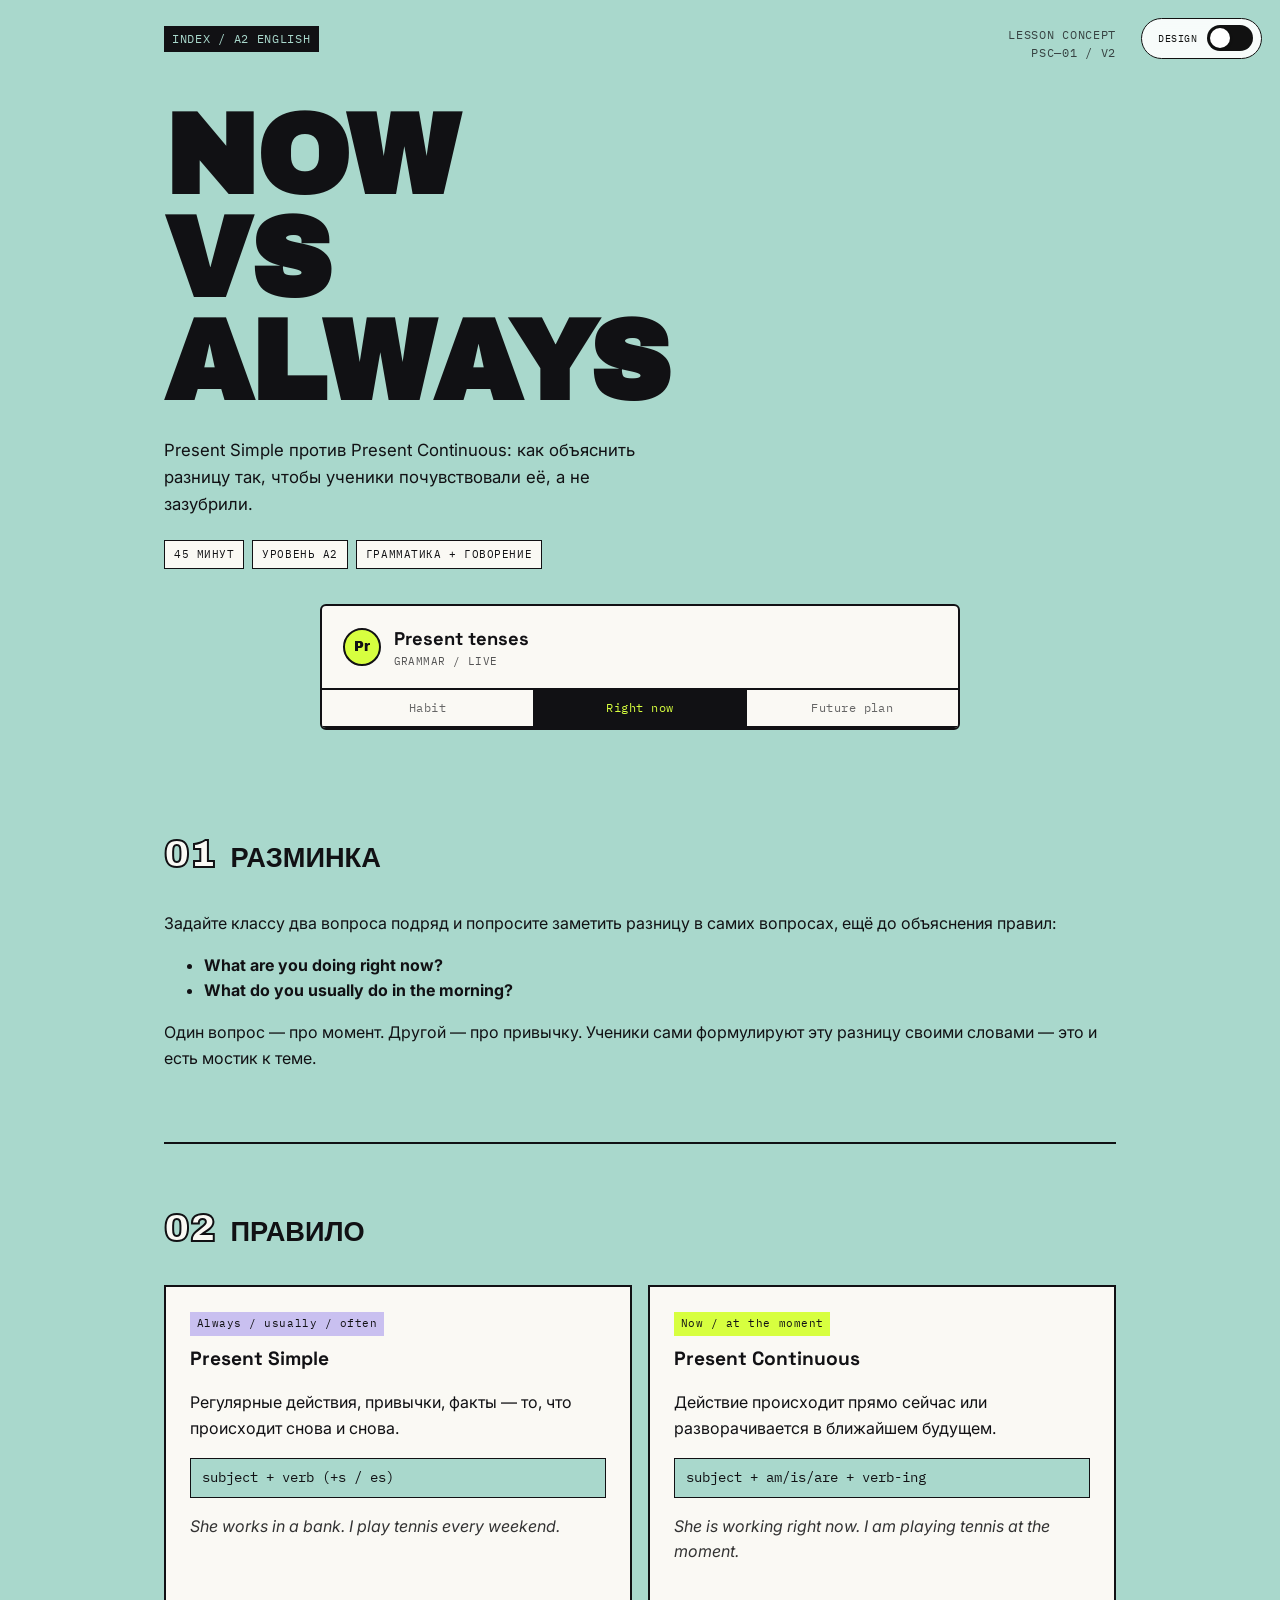
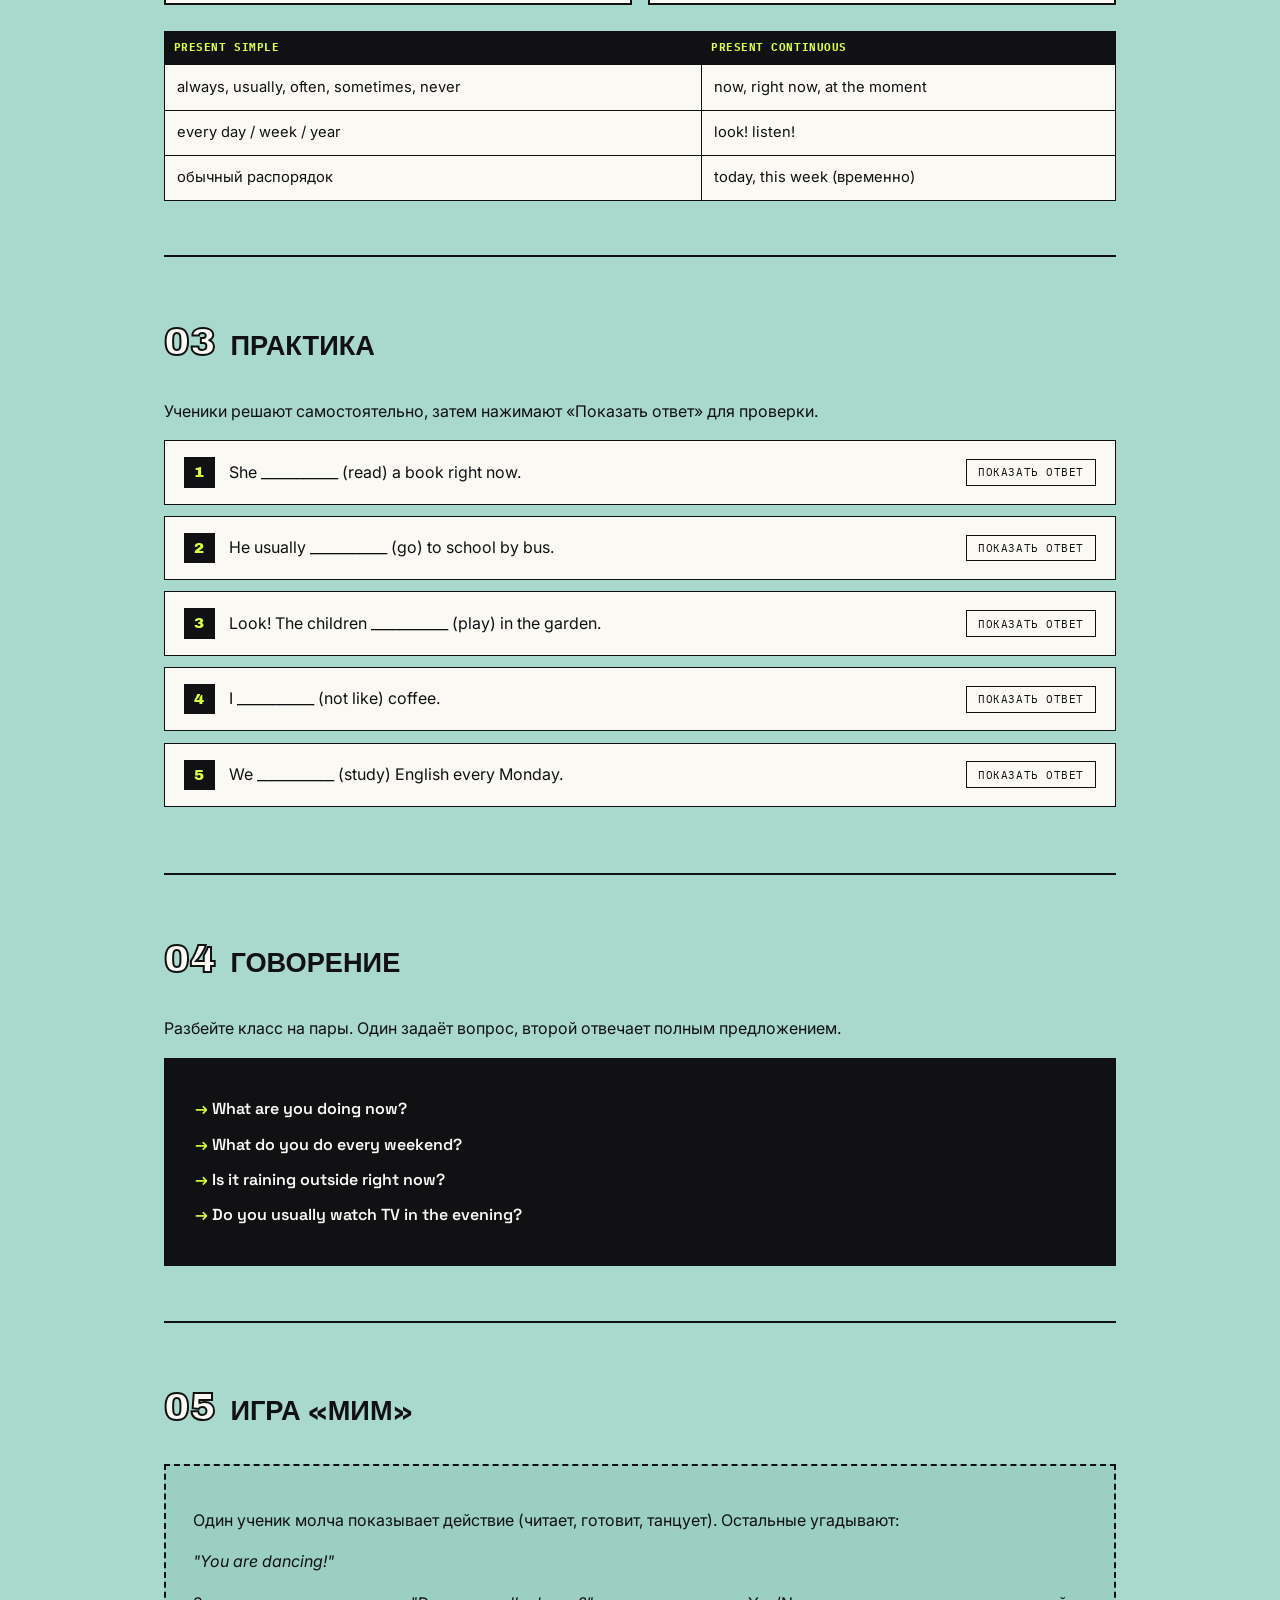
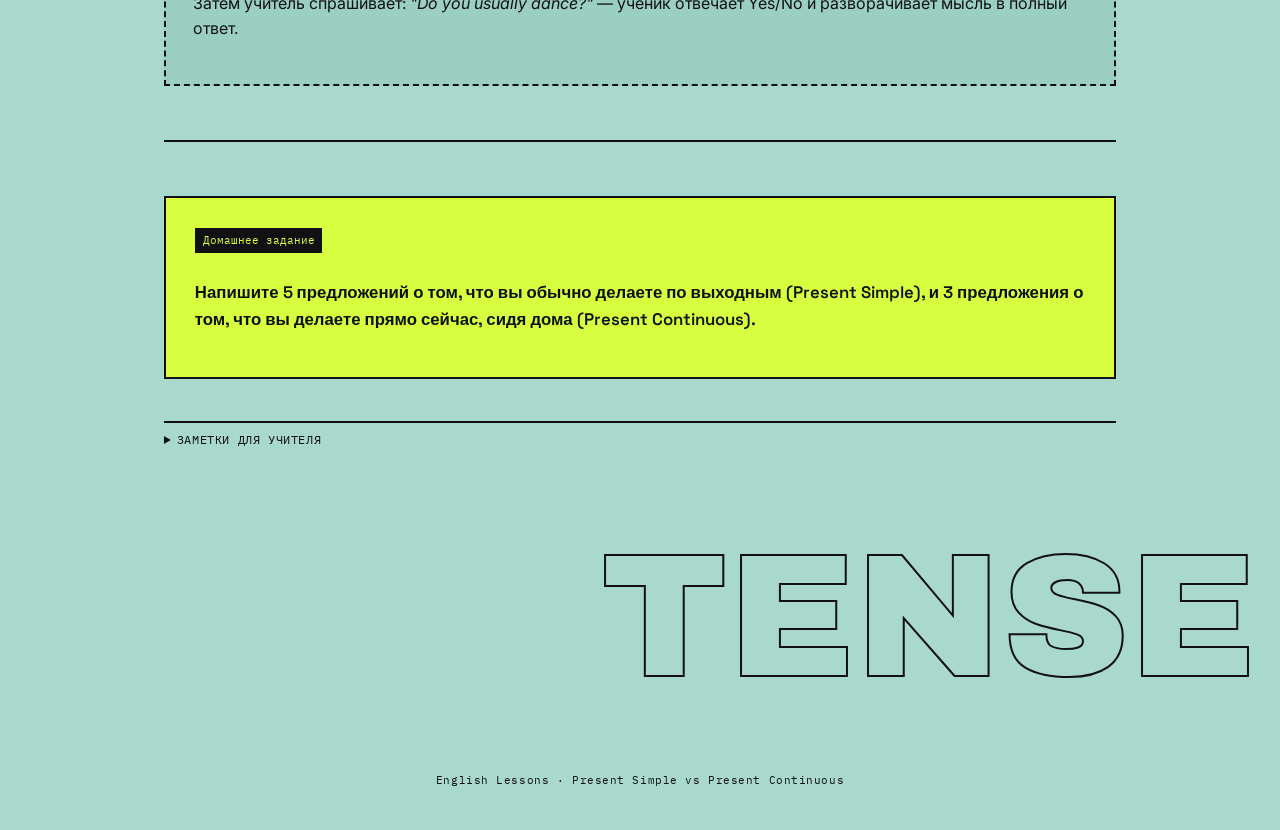
<file: lessons/present-simple-vs-continuous.html>
<!DOCTYPE html>
<html lang="ru">
<head>
<meta charset="UTF-8">
<meta name="viewport" content="width=device-width, initial-scale=1.0">
<title>Present Simple vs Present Continuous — урок английского</title>
<link rel="preconnect" href="https://fonts.googleapis.com">
<link rel="preconnect" href="https://fonts.gstatic.com" crossorigin>
<link href="https://fonts.googleapis.com/css2?family=Archivo+Black&family=Space+Grotesk:wght@500;600;700&family=Inter:wght@400;500;600;700&family=IBM+Plex+Mono:wght@500;600&family=Playfair+Display:ital,wght@0,600;0,800;1,600&display=swap" rel="stylesheet">
<style>
  *{box-sizing:border-box;}
  body{margin:0;font-family:'Inter',sans-serif;}

  /* ---------- SWITCH ---------- */
  .switch-wrap{
    position:fixed;top:18px;right:18px;z-index:999;
    display:flex;align-items:center;gap:.6rem;
    background:rgba(255,255,255,.9);
    border:1.5px solid #111;
    border-radius:999px;
    padding:.4em .5em .4em 1em;
    backdrop-filter:blur(6px);
  }
  .switch-label{font-family:'IBM Plex Mono',monospace;font-size:.65rem;text-transform:uppercase;letter-spacing:.05em;color:#111;}
  .switch{
    position:relative;width:46px;height:26px;
    background:#111;border-radius:999px;
    cursor:pointer;flex-shrink:0;
    transition:background .25s;
  }
  .switch.b-active{background:#5FBF88;}
  .switch .knob{
    position:absolute;top:3px;left:3px;
    width:20px;height:20px;border-radius:50%;
    background:#fff;
    transition:left .25s;
    box-shadow:0 1px 3px rgba(0,0,0,.3);
  }
  .switch.b-active .knob{left:23px;}
  @media (max-width:500px){
    .switch-wrap{top:10px;right:10px;padding:.35em .45em .35em .8em;}
    .switch-label{display:none;}
  }

  #view-a{display:block;}
  #view-b{display:none;}

  /* ============================================================
     VIEW A — mint / lime concept
     ============================================================ */
  #view-a{
    background:#A9D8CC;color:#111114;line-height:1.6;
  }
  #view-a h1,#view-a h2,#view-a h3{margin:0;}
  #view-a .display{font-family:'Archivo Black',sans-serif;text-transform:uppercase;line-height:.92;letter-spacing:-.01em;}
  #view-a .mono{font-family:'IBM Plex Mono',monospace;text-transform:uppercase;letter-spacing:.06em;}
  #view-a .topbar{max-width:1000px;margin:0 auto;padding:1.6rem 1.5rem 0;display:flex;justify-content:space-between;align-items:flex-start;font-size:.72rem;}
  #view-a .tag{background:#111114;color:#A9D8CC;padding:.35em .7em;display:inline-block;}
  #view-a .topbar .right{text-align:right;opacity:.75;}
  #view-a .hero{max-width:1000px;margin:0 auto;padding:1.5rem 1.5rem 2.5rem;}
  #view-a .hero .display{font-size:clamp(3rem,11vw,7rem);margin:1.2rem 0 0;}
  #view-a .hero .lede{max-width:44ch;font-size:1.05rem;margin-top:1.4rem;}
  #view-a .chips{display:flex;gap:.5rem;flex-wrap:wrap;margin-top:1.4rem;}
  #view-a .chip{font-family:'IBM Plex Mono',monospace;font-size:.7rem;text-transform:uppercase;letter-spacing:.05em;border:1.5px solid #111114;padding:.4em .8em;background:#FAF9F4;}
  #view-a .app-card{max-width:640px;margin:2.2rem auto 0;background:#FAF9F4;border:2px solid #111114;border-radius:6px;overflow:hidden;}
  #view-a .card-head{display:flex;align-items:center;gap:.8rem;padding:1.1rem 1.3rem;border-bottom:2px solid #111114;}
  #view-a .badge{width:38px;height:38px;border-radius:50%;background:#D7FF3F;border:2px solid #111114;display:flex;align-items:center;justify-content:center;font-family:'Archivo Black',sans-serif;font-size:.85rem;}
  #view-a .card-head .name{font-family:'Space Grotesk',sans-serif;font-weight:700;font-size:1.15rem;}
  #view-a .card-head .sub2{font-family:'IBM Plex Mono',monospace;font-size:.68rem;color:#555;letter-spacing:.04em;}
  #view-a .tabs{display:flex;border-bottom:2px solid #111114;}
  #view-a .tab{flex:1;text-align:center;padding:.75em 0;font-family:'IBM Plex Mono',monospace;font-size:.72rem;letter-spacing:.04em;border-right:1px solid #111114;color:#666;}
  #view-a .tab:last-child{border-right:none;}
  #view-a .tab.active{background:#111114;color:#D7FF3F;}
  #view-a main{max-width:1000px;margin:0 auto;padding:0 1.5rem;}
  #view-a section{padding:3.4rem 0;border-bottom:2px solid #111114;}
  #view-a section:last-of-type{border-bottom:none;}
  #view-a .sec-head{display:flex;align-items:baseline;gap:.9rem;margin-bottom:1.6rem;flex-wrap:wrap;}
  #view-a .sec-num{font-family:'Archivo Black',sans-serif;font-size:2.4rem;color:#FAF9F4;-webkit-text-stroke:2px #111114;}
  #view-a .sec-title{font-family:'Space Grotesk',sans-serif;font-weight:700;font-size:1.7rem;text-transform:uppercase;}
  #view-a .grid-2{display:grid;grid-template-columns:1fr 1fr;gap:1rem;}
  @media (max-width:640px){#view-a .grid-2{grid-template-columns:1fr;}}
  #view-a .rule-card{background:#FAF9F4;border:2px solid #111114;padding:1.4rem 1.5rem;}
  #view-a .rule-card .kicker{font-family:'IBM Plex Mono',monospace;font-size:.68rem;letter-spacing:.05em;padding:.3em .6em;display:inline-block;margin-bottom:.7em;}
  #view-a .rule-card.always .kicker{background:#C9C0F0;}
  #view-a .rule-card.now .kicker{background:#D7FF3F;}
  #view-a .rule-card h3{font-family:'Space Grotesk',sans-serif;font-size:1.2rem;margin-bottom:.5em;}
  #view-a .formula{font-family:'IBM Plex Mono',monospace;font-size:.85rem;background:#A9D8CC;border:1.5px solid #111114;padding:.6em .8em;margin:.7em 0;}
  #view-a .example{font-style:italic;color:#333;}
  #view-a table{width:100%;border-collapse:collapse;margin-top:1.6rem;font-size:.92rem;}
  #view-a th,#view-a td{text-align:left;padding:.7em .8em;border:1.5px solid #111114;}
  #view-a th{font-family:'IBM Plex Mono',monospace;font-size:.68rem;text-transform:uppercase;background:#111114;color:#D7FF3F;letter-spacing:.05em;}
  #view-a td{background:#FAF9F4;}
  #view-a .exercise-list{list-style:none;padding:0;margin:0;}
  #view-a .exercise-list li{display:flex;align-items:center;gap:.9rem;flex-wrap:wrap;padding:1rem 1.2rem;border:1.5px solid #111114;background:#FAF9F4;margin-bottom:.7rem;}
  #view-a .q-num{font-family:'Archivo Black',sans-serif;font-size:.95rem;background:#111114;color:#D7FF3F;width:2em;height:2em;display:flex;align-items:center;justify-content:center;flex-shrink:0;}
  #view-a .reveal-btn{font-family:'IBM Plex Mono',monospace;font-size:.68rem;text-transform:uppercase;letter-spacing:.05em;background:#FAF9F4;border:1.5px solid #111114;color:#111114;padding:.5em 1em;cursor:pointer;margin-left:auto;}
  #view-a .reveal-btn:hover{background:#D7FF3F;}
  #view-a .answer{display:none;width:100%;padding-left:2.9rem;font-family:'Space Grotesk',sans-serif;font-weight:700;}
  #view-a .answer.show{display:block;}
  #view-a .pair-box{background:#111114;color:#FAF9F4;padding:1.7rem 1.8rem;border:2px solid #111114;}
  #view-a .pair-box p{margin:.6em 0;font-family:'Space Grotesk',sans-serif;font-weight:600;}
  #view-a .pair-box .q::before{content:"→ ";color:#D7FF3F;}
  #view-a .game-box{border:2px dashed #111114;padding:1.6rem 1.7rem;background:#9BCFC1;}
  #view-a .homework{background:#D7FF3F;border:2px solid #111114;padding:1.7rem 1.8rem;}
  #view-a .homework .kicker{font-family:'IBM Plex Mono',monospace;font-size:.7rem;background:#111114;color:#D7FF3F;padding:.35em .7em;display:inline-block;margin-bottom:.8em;}
  #view-a .homework p{font-family:'Space Grotesk',sans-serif;font-weight:600;font-size:1.05rem;}
  #view-a details{margin-top:2.6rem;}
  #view-a summary{cursor:pointer;font-family:'IBM Plex Mono',monospace;font-size:.75rem;text-transform:uppercase;letter-spacing:.05em;padding:.6em 0;border-top:2px solid #111114;}
  #view-a .teacher-note{font-size:.92rem;color:#333;background:#FAF9F4;border:1.5px solid #111114;padding:1rem 1.2rem;margin-top:.8rem;}
  #view-a .bigword{text-align:right;padding:2rem 1.5rem 3rem;overflow:hidden;}
  #view-a .bigword span{font-family:'Archivo Black',sans-serif;font-size:clamp(4rem,16vw,11rem);color:transparent;-webkit-text-stroke:2px #111114;line-height:.85;}
  #view-a footer{text-align:center;padding:2rem 1.5rem 2.5rem;font-family:'IBM Plex Mono',monospace;font-size:.7rem;letter-spacing:.05em;}

  /* ============================================================
     VIEW B — EduNest / soft pastel concept
     ============================================================ */
  #view-b{background:#FEFEFB;color:#1A1A1A;line-height:1.65;}
  #view-b .nav{max-width:1080px;margin:0 auto;display:flex;align-items:center;justify-content:space-between;padding:1.6rem 1.5rem;flex-wrap:wrap;gap:1rem;}
  #view-b .logo{font-family:'Playfair Display',serif;font-weight:800;font-size:1.4rem;}
  #view-b .pills{display:flex;gap:.5rem;flex-wrap:wrap;}
  #view-b .pill{border:1.5px solid #1A1A1A;border-radius:999px;padding:.5em 1.1em;font-size:.82rem;font-weight:500;text-decoration:none;color:#1A1A1A;}
  #view-b .cta{background:#5FBF88;color:#fff;border:none;border-radius:999px;padding:.7em 1.4em;font-weight:600;font-size:.85rem;}
  #view-b .hero{max-width:1080px;margin:0 auto;padding:1.5rem 1.5rem 3rem;position:relative;}
  #view-b .hero-flex{display:flex;gap:2.5rem;align-items:flex-start;flex-wrap:wrap;}
  #view-b .hero-text{flex:1;min-width:280px;}
  #view-b .eyebrow-pills{display:flex;gap:.6rem;margin-bottom:1.2rem;}
  #view-b .eyebrow-pills span{background:#F2F0E8;border-radius:999px;padding:.35em .9em;font-size:.72rem;font-weight:600;}
  #view-b h1.headline{font-family:'Playfair Display',serif;font-weight:700;font-size:clamp(2.6rem,6.5vw,4.6rem);line-height:1.05;margin:0;}
  #view-b h1.headline .accent{font-style:italic;color:#5FBF88;}
  #view-b .hero-desc{max-width:38ch;color:#555;font-size:1.02rem;margin-top:1.5rem;}
  #view-b .ring{width:220px;height:220px;position:relative;flex-shrink:0;margin-top:1rem;}
  #view-b .ring svg{width:100%;height:100%;}
  #view-b .cards{max-width:1080px;margin:0 auto;padding:0 1.5rem 3rem;display:grid;grid-template-columns:repeat(3,1fr);gap:1rem;}
  @media (max-width:760px){#view-b .cards{grid-template-columns:1fr;}}
  #view-b .card{border-radius:22px;padding:1.4rem 1.5rem;}
  #view-b .card.green{background:#DDF2E4;}
  #view-b .card.purple{background:#E7E2FA;}
  #view-b .card.pink{background:#FBE3F0;}
  #view-b .card .icon{width:34px;height:34px;border-radius:50%;background:rgba(0,0,0,.06);display:flex;align-items:center;justify-content:center;margin-bottom:.8rem;font-size:1rem;}
  #view-b .card h4{font-family:'Space Grotesk',sans-serif;margin:0 0 .4em;font-size:1.05rem;}
  #view-b .card p{margin:0;font-size:.88rem;color:#444;}

  #view-b main{max-width:820px;margin:0 auto;padding:0 1.5rem;}
  #view-b section{padding:3.2rem 0;border-top:1px solid #EDEAE0;}
  #view-b .sec-head{display:flex;align-items:center;gap:.8rem;margin-bottom:1.4rem;}
  #view-b .sec-eyebrow{font-size:.72rem;font-weight:700;text-transform:uppercase;letter-spacing:.06em;background:#F2F0E8;padding:.4em .9em;border-radius:999px;}
  #view-b h2.section-title{font-family:'Playfair Display',serif;font-weight:700;font-size:1.9rem;margin:.5rem 0 0;}
  #view-b .rule-grid{display:grid;grid-template-columns:1fr 1fr;gap:1.1rem;margin-top:1.4rem;}
  @media (max-width:640px){#view-b .rule-grid{grid-template-columns:1fr;}}
  #view-b .rule-panel{border-radius:22px;padding:1.5rem 1.6rem;}
  #view-b .rule-panel.g{background:#DDF2E4;}
  #view-b .rule-panel.p{background:#E7E2FA;}
  #view-b .rule-panel h3{font-family:'Space Grotesk',sans-serif;font-size:1.1rem;margin:0 0 .5em;}
  #view-b .rule-panel .formula{font-family:'IBM Plex Mono',monospace;font-size:.82rem;background:rgba(255,255,255,.6);border-radius:10px;padding:.6em .8em;margin:.6em 0;}
  #view-b .rule-panel .example{font-style:italic;color:#444;font-size:.92rem;}
  #view-b table{width:100%;border-collapse:collapse;margin-top:1.5rem;font-size:.9rem;border-radius:14px;overflow:hidden;}
  #view-b th,#view-b td{text-align:left;padding:.7em .9em;}
  #view-b th{background:#1A1A1A;color:#fff;font-weight:600;font-size:.78rem;}
  #view-b td{background:#F7F5EE;border-bottom:1px solid #EDEAE0;}
  #view-b .ex-list{list-style:none;margin:1.4rem 0 0;padding:0;display:flex;flex-direction:column;gap:.7rem;}
  #view-b .ex-list li{background:#F7F5EE;border-radius:16px;padding:.9rem 1.2rem;display:flex;align-items:center;gap:.9rem;flex-wrap:wrap;}
  #view-b .ex-num{width:1.8em;height:1.8em;border-radius:50%;background:#5FBF88;color:#fff;font-weight:700;font-size:.85rem;display:flex;align-items:center;justify-content:center;flex-shrink:0;}
  #view-b .reveal-btn2{margin-left:auto;border-radius:999px;border:1.5px solid #1A1A1A;background:transparent;padding:.45em 1em;font-size:.72rem;font-weight:600;cursor:pointer;}
  #view-b .reveal-btn2:hover{background:#1A1A1A;color:#fff;}
  #view-b .answer2{display:none;width:100%;font-weight:700;color:#2E8B5C;padding-left:2.7rem;}
  #view-b .answer2.show{display:block;}
  #view-b .pair-panel{background:#E7E2FA;border-radius:22px;padding:1.6rem 1.7rem;margin-top:1.3rem;}
  #view-b .pair-panel p{margin:.5em 0;font-weight:600;}
  #view-b .pair-panel p::before{content:"◆ ";color:#5FBF88;}
  #view-b .game-panel{background:#FBE3F0;border-radius:22px;padding:1.6rem 1.7rem;margin-top:1.3rem;}
  #view-b .homework-panel{background:#1A1A1A;color:#fff;border-radius:22px;padding:1.8rem 1.9rem;}
  #view-b .homework-panel .sec-eyebrow{background:#5FBF88;color:#fff;}
  #view-b .homework-panel p{margin-top:1rem;font-size:1.02rem;}
  #view-b details{margin-top:2rem;}
  #view-b summary{cursor:pointer;font-weight:600;font-size:.85rem;padding:.6em 0;border-top:1px solid #EDEAE0;}
  #view-b .teacher-note2{font-size:.9rem;color:#555;background:#F2F0E8;border-radius:16px;padding:1rem 1.2rem;margin-top:.8rem;}
  #view-b footer{text-align:center;padding:3rem 1.5rem;font-size:.78rem;color:#888;}

  :focus-visible{outline:3px solid #1A1A1A;outline-offset:2px;}
</style>
</head>
<body>

<div class="switch-wrap">
  <span class="switch-label">Design</span>
  <div class="switch" id="switchBtn" role="button" tabindex="0" aria-label="Переключить дизайн страницы"><div class="knob"></div></div>
</div>

<!-- ============ VIEW A ============ -->
<div id="view-a">

  <div class="topbar">
    <span class="tag mono">Index / A2 English</span>
    <span class="right mono">Lesson concept<br>PSC—01 / v2</span>
  </div>

  <div class="hero">
    <h1 class="display">NOW<br>vs<br>ALWAYS</h1>
    <p class="lede">Present Simple против Present Continuous: как объяснить разницу так, чтобы ученики почувствовали её, а не зазубрили.</p>
    <div class="chips">
      <span class="chip">45 минут</span>
      <span class="chip">Уровень A2</span>
      <span class="chip">Грамматика + говорение</span>
    </div>
    <div class="app-card">
      <div class="card-head">
        <div class="badge">Pr</div>
        <div>
          <div class="name">Present tenses</div>
          <div class="sub2">GRAMMAR / LIVE</div>
        </div>
      </div>
      <div class="tabs">
        <div class="tab">Habit</div>
        <div class="tab active">Right now</div>
        <div class="tab">Future plan</div>
      </div>
    </div>
  </div>

  <main>
    <section>
      <div class="sec-head"><span class="sec-num">01</span><span class="sec-title">Разминка</span></div>
      <p>Задайте классу два вопроса подряд и попросите заметить разницу в самих вопросах, ещё до объяснения правил:</p>
      <ul><li><strong>What are you doing right now?</strong></li><li><strong>What do you usually do in the morning?</strong></li></ul>
      <p>Один вопрос — про момент. Другой — про привычку. Ученики сами формулируют эту разницу своими словами — это и есть мостик к теме.</p>
    </section>

    <section>
      <div class="sec-head"><span class="sec-num">02</span><span class="sec-title">Правило</span></div>
      <div class="grid-2">
        <div class="rule-card always">
          <span class="kicker">Always / usually / often</span>
          <h3>Present Simple</h3>
          <p>Регулярные действия, привычки, факты — то, что происходит снова и снова.</p>
          <div class="formula">subject + verb (+s / es)</div>
          <p class="example">She works in a bank. I play tennis every weekend.</p>
        </div>
        <div class="rule-card now">
          <span class="kicker">Now / at the moment</span>
          <h3>Present Continuous</h3>
          <p>Действие происходит прямо сейчас или разворачивается в ближайшем будущем.</p>
          <div class="formula">subject + am/is/are + verb-ing</div>
          <p class="example">She is working right now. I am playing tennis at the moment.</p>
        </div>
      </div>
      <table>
        <thead><tr><th>Present Simple</th><th>Present Continuous</th></tr></thead>
        <tbody>
          <tr><td>always, usually, often, sometimes, never</td><td>now, right now, at the moment</td></tr>
          <tr><td>every day / week / year</td><td>look! listen!</td></tr>
          <tr><td>обычный распорядок</td><td>today, this week (временно)</td></tr>
        </tbody>
      </table>
    </section>

    <section>
      <div class="sec-head"><span class="sec-num">03</span><span class="sec-title">Практика</span></div>
      <p>Ученики решают самостоятельно, затем нажимают «Показать ответ» для проверки.</p>
      <ul class="exercise-list">
        <li><span class="q-num">1</span><span>She ___________ (read) a book right now.</span><button class="reveal-btn" onclick="this.nextElementSibling.classList.toggle('show')">Показать ответ</button><div class="answer">is reading</div></li>
        <li><span class="q-num">2</span><span>He usually ___________ (go) to school by bus.</span><button class="reveal-btn" onclick="this.nextElementSibling.classList.toggle('show')">Показать ответ</button><div class="answer">goes</div></li>
        <li><span class="q-num">3</span><span>Look! The children ___________ (play) in the garden.</span><button class="reveal-btn" onclick="this.nextElementSibling.classList.toggle('show')">Показать ответ</button><div class="answer">are playing</div></li>
        <li><span class="q-num">4</span><span>I ___________ (not like) coffee.</span><button class="reveal-btn" onclick="this.nextElementSibling.classList.toggle('show')">Показать ответ</button><div class="answer">don't like</div></li>
        <li><span class="q-num">5</span><span>We ___________ (study) English every Monday.</span><button class="reveal-btn" onclick="this.nextElementSibling.classList.toggle('show')">Показать ответ</button><div class="answer">study</div></li>
      </ul>
    </section>

    <section>
      <div class="sec-head"><span class="sec-num">04</span><span class="sec-title">Говорение</span></div>
      <p>Разбейте класс на пары. Один задаёт вопрос, второй отвечает полным предложением.</p>
      <div class="pair-box">
        <p class="q">What are you doing now?</p>
        <p class="q">What do you do every weekend?</p>
        <p class="q">Is it raining outside right now?</p>
        <p class="q">Do you usually watch TV in the evening?</p>
      </div>
    </section>

    <section>
      <div class="sec-head"><span class="sec-num">05</span><span class="sec-title">Игра «Мим»</span></div>
      <div class="game-box">
        <p>Один ученик молча показывает действие (читает, готовит, танцует). Остальные угадывают:</p>
        <p><em>"You are dancing!"</em></p>
        <p>Затем учитель спрашивает: <em>"Do you usually dance?"</em> — ученик отвечает Yes/No и разворачивает мысль в полный ответ.</p>
      </div>
    </section>

    <section style="border-bottom:none;">
      <div class="homework">
        <span class="kicker">Домашнее задание</span>
        <p>Напишите 5 предложений о том, что вы обычно делаете по выходным (Present Simple), и 3 предложения о том, что вы делаете прямо сейчас, сидя дома (Present Continuous).</p>
      </div>
      <details>
        <summary>Заметки для учителя</summary>
        <div class="teacher-note">Обратите особое внимание на глаголы состояния (state verbs: like, know, want, believe) — они обычно не используются в Continuous форме. Для слабых учеников держите под рукой карточки-подсказки с сигнальными словами из таблицы выше.</div>
      </details>
    </section>
  </main>

  <div class="bigword"><span>TENSE</span></div>
  <footer>English Lessons · Present Simple vs Present Continuous</footer>
</div>

<!-- ============ VIEW B ============ -->
<div id="view-b">

  <div class="nav">
    <div class="logo">EnglishNest</div>
    <div class="pills">
      <a class="pill" href="#warmup-b">Разминка</a>
      <a class="pill" href="#rule-b">Правило</a>
      <a class="pill" href="#practice-b">Практика</a>
      <a class="pill" href="#speak-b">Говорение</a>
    </div>
    <button class="cta">Начать урок</button>
  </div>

  <div class="hero">
    <div class="hero-flex">
      <div class="hero-text">
        <div class="eyebrow-pills"><span>45 минут</span><span>Уровень A2</span></div>
        <h1 class="headline">Учимся жить<br>в <span class="accent">настоящем</span><br>времени</h1>
        <p class="hero-desc">Present Simple и Present Continuous — разбираемся, что происходит всегда, а что прямо сейчас, через живые примеры и практику в парах.</p>
      </div>
      <div class="ring">
        <svg viewBox="0 0 220 220">
          <circle cx="110" cy="110" r="90" fill="none" stroke="#1A1A1A" stroke-width="1.4"/>
          <circle cx="60" cy="45" r="9" fill="#F6E27A"/>
          <circle cx="175" cy="60" r="10" fill="#F0A8CB"/>
          <circle cx="190" cy="150" r="8" fill="#B9AEEA"/>
          <rect x="40" y="150" width="16" height="16" fill="#6FC896" transform="rotate(20 48 158)"/>
          <circle cx="100" cy="195" r="7" fill="#F6E27A"/>
        </svg>
      </div>
    </div>
  </div>

  <div class="cards">
    <div class="card green"><div class="icon">🌱</div><h4>Habit</h4><p>Present Simple — то, что мы делаем регулярно, изо дня в день.</p></div>
    <div class="card purple"><div class="icon">⏱</div><h4>Right now</h4><p>Present Continuous — что происходит именно в этот момент.</p></div>
    <div class="card pink"><div class="icon">💬</div><h4>Speak it</h4><p>Практика в парах помогает закрепить разницу в живой речи.</p></div>
  </div>

  <main>
    <section id="warmup-b">
      <div class="sec-head"><span class="sec-eyebrow">01</span></div>
      <h2 class="section-title">Разминка</h2>
      <p>Задайте классу два вопроса подряд и попросите заметить разницу в самих вопросах, ещё до объяснения правил:</p>
      <ul><li><strong>What are you doing right now?</strong></li><li><strong>What do you usually do in the morning?</strong></li></ul>
      <p>Один вопрос — про момент. Другой — про привычку. Ученики сами формулируют эту разницу своими словами.</p>
    </section>

    <section id="rule-b">
      <div class="sec-head"><span class="sec-eyebrow">02</span></div>
      <h2 class="section-title">Правило</h2>
      <div class="rule-grid">
        <div class="rule-panel g">
          <h3>Present Simple</h3>
          <p>Регулярные действия, привычки, факты.</p>
          <div class="formula">subject + verb (+s / es)</div>
          <p class="example">She works in a bank.</p>
        </div>
        <div class="rule-panel p">
          <h3>Present Continuous</h3>
          <p>Действие происходит прямо сейчас.</p>
          <div class="formula">subject + am/is/are + verb-ing</div>
          <p class="example">She is working right now.</p>
        </div>
      </div>
      <table>
        <thead><tr><th>Present Simple</th><th>Present Continuous</th></tr></thead>
        <tbody>
          <tr><td>always, usually, often</td><td>now, right now, at the moment</td></tr>
          <tr><td>every day / week / year</td><td>look! listen!</td></tr>
        </tbody>
      </table>
    </section>

    <section id="practice-b">
      <div class="sec-head"><span class="sec-eyebrow">03</span></div>
      <h2 class="section-title">Практика</h2>
      <ul class="ex-list">
        <li><span class="ex-num">1</span><span>She ___________ (read) a book right now.</span><button class="reveal-btn2" onclick="this.nextElementSibling.classList.toggle('show')">Ответ</button><div class="answer2">is reading</div></li>
        <li><span class="ex-num">2</span><span>He usually ___________ (go) to school by bus.</span><button class="reveal-btn2" onclick="this.nextElementSibling.classList.toggle('show')">Ответ</button><div class="answer2">goes</div></li>
        <li><span class="ex-num">3</span><span>Look! The children ___________ (play) in the garden.</span><button class="reveal-btn2" onclick="this.nextElementSibling.classList.toggle('show')">Ответ</button><div class="answer2">are playing</div></li>
        <li><span class="ex-num">4</span><span>I ___________ (not like) coffee.</span><button class="reveal-btn2" onclick="this.nextElementSibling.classList.toggle('show')">Ответ</button><div class="answer2">don't like</div></li>
        <li><span class="ex-num">5</span><span>We ___________ (study) English every Monday.</span><button class="reveal-btn2" onclick="this.nextElementSibling.classList.toggle('show')">Ответ</button><div class="answer2">study</div></li>
      </ul>
    </section>

    <section id="speak-b">
      <div class="sec-head"><span class="sec-eyebrow">04</span></div>
      <h2 class="section-title">Говорение</h2>
      <p>Разбейте класс на пары. Один задаёт вопрос, второй отвечает полным предложением.</p>
      <div class="pair-panel">
        <p>What are you doing now?</p>
        <p>What do you do every weekend?</p>
        <p>Is it raining outside right now?</p>
        <p>Do you usually watch TV in the evening?</p>
      </div>
    </section>

    <section>
      <div class="sec-head"><span class="sec-eyebrow">05</span></div>
      <h2 class="section-title">Игра «Мим»</h2>
      <div class="game-panel">
        <p>Один ученик молча показывает действие. Остальные угадывают: <em>"You are dancing!"</em></p>
        <p>Учитель спрашивает: <em>"Do you usually dance?"</em> — ученик отвечает и разворачивает мысль в полный ответ.</p>
      </div>
    </section>

    <section style="border-bottom:none;">
      <div class="homework-panel">
        <span class="sec-eyebrow">Домашнее задание</span>
        <p>Напишите 5 предложений о том, что вы обычно делаете по выходным (Present Simple), и 3 предложения о том, что вы делаете прямо сейчас (Present Continuous).</p>
      </div>
      <details>
        <summary>Заметки для учителя</summary>
        <div class="teacher-note2">Обратите внимание на глаголы состояния (like, know, want, believe) — они не используются в Continuous форме.</div>
      </details>
    </section>
  </main>

  <footer>English Lessons · Present Simple vs Present Continuous</footer>
</div>

<script>
  const btn = document.getElementById('switchBtn');
  const a = document.getElementById('view-a');
  const b = document.getElementById('view-b');
  function toggleView(){
    const showingB = b.style.display === 'block';
    a.style.display = showingB ? 'block' : 'none';
    b.style.display = showingB ? 'none' : 'block';
    btn.classList.toggle('b-active', !showingB);
  }
  btn.addEventListener('click', toggleView);
  btn.addEventListener('keydown', function(e){
    if(e.key === 'Enter' || e.key === ' '){ e.preventDefault(); toggleView(); }
  });
</script>

</body>
</html>
</file>
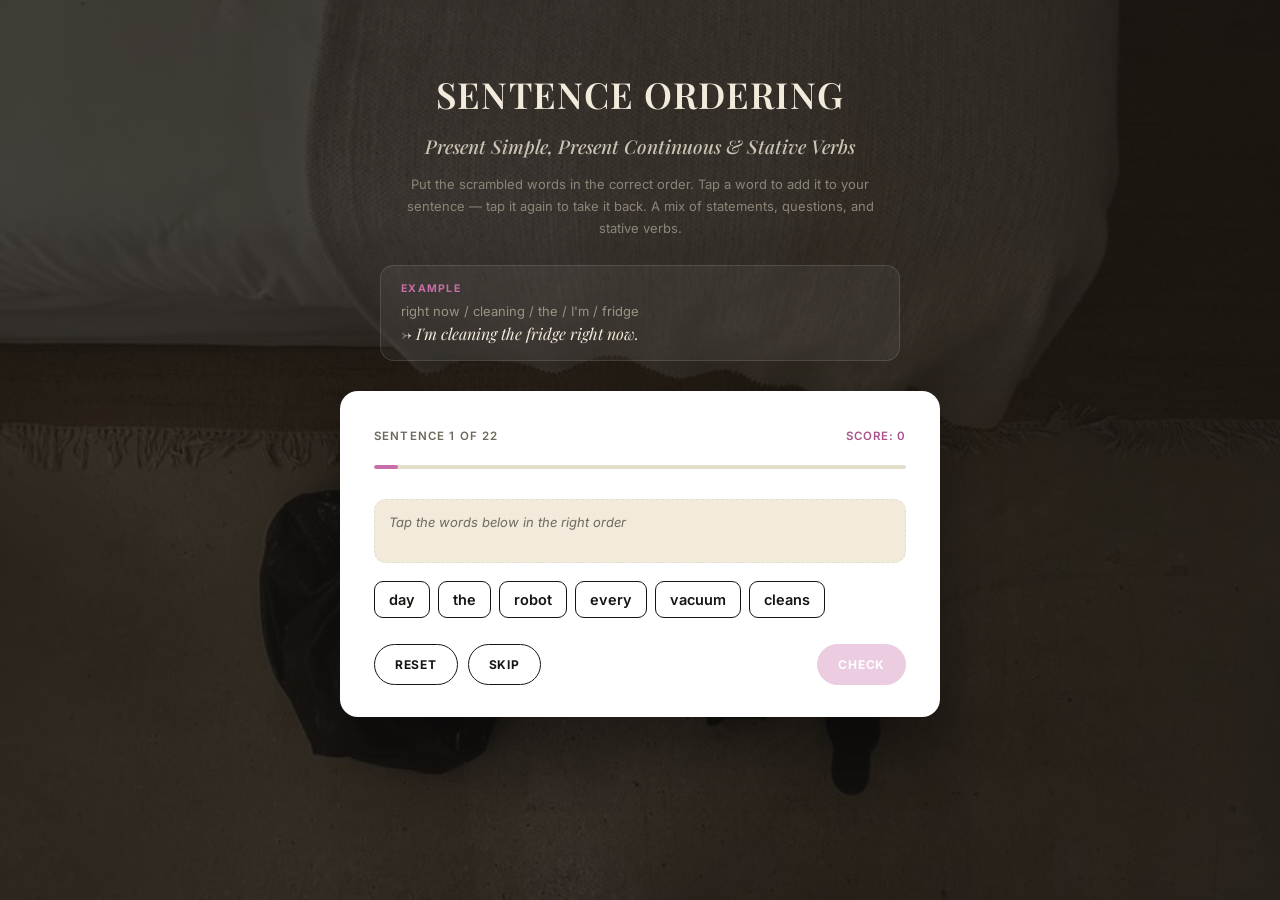
<file: lessons/sentence-ordering.html>
<!DOCTYPE html>
<html lang="en">
<head>
<meta charset="UTF-8">
<meta name="viewport" content="width=device-width, initial-scale=1.0">
<title>Sentence Ordering — Present Simple, Present Continuous & Stative Verbs</title>
<link rel="preconnect" href="https://fonts.googleapis.com">
<link rel="preconnect" href="https://fonts.gstatic.com" crossorigin>
<link href="https://fonts.googleapis.com/css2?family=Playfair+Display:ital,wght@0,500;0,600;1,500;1,600&family=Inter:wght@400;500;600;700&display=swap" rel="stylesheet">
<style>
  :root{
    --dark:#151311;
    --cream:#F2EBDC;
    --card:#FFFFFF;
    --ink:#171512;
    --muted:#6E695D;
    --line:#E4DECC;
    --accent:#C86EAA;
    --accent-deep:#A9548B;
    --good:#4E9A63;
    --good-bg:#E5F3E8;
    --bad:#C4573F;
    --bad-bg:#FBEAE5;
  }
  *{box-sizing:border-box;}
  html,body{
    margin:0;
    min-height:100%;
    background:
      linear-gradient(rgba(21,19,17,0.8), rgba(21,19,17,0.8)),
      url('assets/sentence-ordering-bg.png') center / cover no-repeat fixed,
      var(--dark);
  }
  body{ font-family:'Inter', sans-serif; font-weight:400; }

  .dark-wrap{
    padding:70px 24px 60px;
    text-align:center;
    position:relative;
  }
  h1{
    font-family:'Playfair Display', serif; font-weight:600; text-transform:uppercase;
    font-size:36px; letter-spacing:0.03em; color:var(--cream); margin:0 0 14px;
  }
  .lede{
    font-family:'Playfair Display', serif; font-style:italic; font-weight:500;
    font-size:19px; color:#C9C3B3; max-width:560px; margin:0 auto 12px; line-height:1.5;
  }
  .sub{
    font-size:13px; color:#8B8578; max-width:480px; margin:0 auto; line-height:1.7;
  }

  .example{
    max-width:520px; margin:26px auto 0;
    background:rgba(255,255,255,0.05);
    border:1px solid rgba(255,255,255,0.12);
    border-radius:14px;
    padding:16px 20px;
    text-align:left;
  }
  .example-label{
    font-family:'Inter', sans-serif; font-weight:700; font-size:10.5px;
    letter-spacing:0.12em; text-transform:uppercase; color:var(--accent);
    margin-bottom:8px;
  }
  .example-scramble{ font-size:13px; color:#9A9484; margin-bottom:4px; }
  .example-answer{ font-family:'Playfair Display', serif; font-style:italic; font-size:16px; color:var(--cream); }

  .card-wrap{ max-width:640px; margin:-30px auto 0; padding:0 20px 70px; }
  .card{
    background:var(--card); border-radius:18px; padding:38px 34px 32px;
    box-shadow:0 30px 60px rgba(0,0,0,0.35);
  }

  .progress-row{
    display:flex; align-items:center; justify-content:space-between;
    margin-bottom:22px;
  }
  .progress-text{
    font-family:'Inter', sans-serif; font-weight:600; font-size:11.5px;
    letter-spacing:0.1em; text-transform:uppercase; color:var(--muted);
  }
  .score-text{
    font-family:'Inter', sans-serif; font-weight:600; font-size:11.5px;
    letter-spacing:0.06em; text-transform:uppercase; color:var(--accent-deep);
  }
  .progress-track{
    height:4px; background:var(--line); border-radius:999px; margin-bottom:30px; overflow:hidden;
  }
  .progress-fill{
    height:100%; background:var(--accent); border-radius:999px; transition:width 0.3s ease;
  }

  .answer-strip{
    min-height:64px;
    display:flex; flex-wrap:wrap; gap:8px; align-content:flex-start;
    padding:14px; margin-bottom:18px;
    background:var(--cream); border:1.5px dashed var(--line); border-radius:12px;
    transition:border-color 0.2s ease, background 0.2s ease;
  }
  .answer-strip.correct{ background:var(--good-bg); border-color:var(--good); border-style:solid; }
  .answer-strip.incorrect{ background:var(--bad-bg); border-color:var(--bad); border-style:solid; animation:shake 0.35s ease; }
  .answer-strip.empty::before{
    content:"Tap the words below in the right order";
    font-size:13px; color:var(--muted); font-style:italic; align-self:center;
  }
  @keyframes shake{
    0%,100%{ transform:translateX(0); }
    25%{ transform:translateX(-6px); }
    75%{ transform:translateX(6px); }
  }

  .word-tile{
    font-family:'Inter', sans-serif; font-weight:600; font-size:14.5px;
    background:#fff; color:var(--ink);
    border:1.5px solid var(--ink); border-radius:9px;
    padding:9px 14px; cursor:pointer;
    transition:transform 0.1s ease, background 0.15s ease, color 0.15s ease;
  }
  .word-tile:hover{ transform:translateY(-2px); }
  .word-tile:active{ transform:translateY(0); }

  .answer-strip .word-tile{
    background:var(--ink); color:#fff; border-color:var(--ink);
  }
  .answer-strip.correct .word-tile{ background:var(--good); border-color:var(--good); }
  .answer-strip.incorrect .word-tile{ background:var(--bad); border-color:var(--bad); }

  .bank{
    display:flex; flex-wrap:wrap; gap:8px; margin-bottom:26px;
  }
  .word-tile.used{ visibility:hidden; }

  .feedback{
    display:none; align-items:center; gap:8px;
    font-family:'Inter', sans-serif; font-weight:600; font-size:13.5px;
    border-radius:10px; padding:12px 14px; margin-bottom:20px;
  }
  .feedback.show{ display:flex; }
  .feedback.good{ background:var(--good-bg); color:var(--good); }
  .feedback.bad{ background:var(--bad-bg); color:var(--bad); }
  .feedback .full-sentence{ font-style:italic; font-family:'Playfair Display', serif; font-weight:500; }

  .actions{ display:flex; justify-content:space-between; align-items:center; gap:10px; }
  .actions-left{ display:flex; gap:10px; }
  button.btn{
    font-family:'Inter', sans-serif; font-weight:700; font-size:12px;
    letter-spacing:0.06em; text-transform:uppercase; background:transparent;
    border:1.5px solid var(--ink); color:var(--ink); padding:12px 20px; cursor:pointer;
    border-radius:999px; transition:background 0.15s ease, color 0.15s ease, opacity 0.15s ease;
  }
  button.btn:hover{ background:var(--ink); color:#fff; }
  button.btn.primary{ background:var(--accent); border-color:var(--accent); color:#fff; }
  button.btn.primary:hover{ background:var(--accent-deep); border-color:var(--accent-deep); }
  button.btn:disabled{ opacity:0.35; cursor:not-allowed; }
  button.btn:disabled:hover{ background:transparent; color:var(--ink); }
  button.btn.primary:disabled:hover{ background:var(--accent); color:#fff; }

  .done-screen{ text-align:center; padding:20px 0 6px; }
  .done-emoji{ font-size:42px; margin-bottom:10px; }
  .done-title{ font-family:'Playfair Display', serif; font-style:italic; font-size:26px; color:var(--ink); margin:0 0 8px; }
  .done-score{ font-size:15px; color:var(--muted); margin-bottom:26px; }
  .done-score strong{ color:var(--accent-deep); }

  @media (max-width:600px){
    h1{ font-size:26px; }
    .lede{ font-size:16px; }
    .card{ padding:28px 20px 24px; }
    .actions{ flex-direction:column-reverse; align-items:stretch; }
    .actions-left{ justify-content:space-between; }
  }
</style>
</head>
<body>

<div class="dark-wrap">
  <h1>Sentence Ordering</h1>
  <p class="lede">Present Simple, Present Continuous &amp; Stative Verbs</p>
  <p class="sub">Put the scrambled words in the correct order. Tap a word to add it to your sentence — tap it again to take it back. A mix of statements, questions, and stative verbs.</p>

  <div class="example">
    <div class="example-label">Example</div>
    <div class="example-scramble">right now / cleaning / the / I'm / fridge</div>
    <div class="example-answer">→ I'm cleaning the fridge right now.</div>
  </div>
</div>

<div class="card-wrap">
  <div class="card" id="quizCard">

    <div id="quizScreen">
      <div class="progress-row">
        <span class="progress-text" id="progressText">Sentence 1 of 22</span>
        <span class="score-text" id="scoreText">Score: 0</span>
      </div>
      <div class="progress-track"><div class="progress-fill" id="progressFill" style="width:4.5%"></div></div>

      <div class="answer-strip empty" id="answerStrip"></div>
      <div class="bank" id="bankRow"></div>

      <div class="feedback" id="feedback">
        <span id="feedbackIcon">✓</span>
        <span id="feedbackText"></span>
      </div>

      <div class="actions">
        <div class="actions-left">
          <button class="btn" id="resetBtn">Reset</button>
          <button class="btn" id="skipBtn">Skip</button>
        </div>
        <div class="actions-right">
          <button class="btn primary" id="checkBtn">Check</button>
          <button class="btn primary" id="nextBtn" style="display:none;">Next →</button>
        </div>
      </div>
    </div>

    <div class="done-screen" id="doneScreen" style="display:none;">
      <div class="done-title">All 22 sentences done!</div>
      <div class="done-score">You got <strong id="finalScore">0</strong> out of 22 right on the first try.</div>
      <button class="btn primary" id="restartBtn">Start again</button>
    </div>

  </div>
</div>

<script>
const exercises = [
  { tokens:["every","vacuum","robot","the","cleans","day"], correct:["the","vacuum","robot","cleans","every","day"] },
  { tokens:["this","delicious","smells","soup"], correct:["this","soup","smells","delicious"] },
  { tokens:["armchair","reading","I'm","in","my","a","book"], correct:["I'm","reading","a","book","in","my","armchair"] },
  { tokens:["the","cleaning","are","kitchen","you","?"], correct:["are","you","cleaning","the","kitchen","?"] },
  { tokens:["never","drawer","in","the","I","keep","socks"], correct:["I","never","keep","socks","in","the","drawer"] },
  { tokens:["mine","belongs","that","to","mirror"], correct:["that","mirror","belongs","to","mine"] },
  { tokens:["curtains","closing","she's","the","now"], correct:["she's","closing","the","curtains","now"] },
  { tokens:["usually","where","keep","your","do","towels","you","?"], correct:["where","do","you","usually","keep","your","towels","?"] },
  { tokens:["every","cupboard","I","evening","the","clean"], correct:["I","clean","the","cupboard","every","evening"] },
  { tokens:["more","need","I","cushions"], correct:["I","need","more","cushions"] },
  { tokens:["now","cooking","stove","he's","the","on"], correct:["he's","cooking","on","the","stove","now"] },
  { tokens:["is","cooking","who","dinner","now","?"], correct:["who","is","cooking","dinner","now","?"] },
  { tokens:["right","cushions","arranging","now","the","I'm"], correct:["I'm","arranging","the","cushions","right","now"] },
  { tokens:["tired","seem","you"], correct:["you","seem","tired"] },
  { tokens:["shelf","putting","the","on","books","she's"], correct:["she's","putting","books","on","the","shelf"] },
  { tokens:["she","is","plates","washing","the","now","?"], correct:["is","she","washing","the","plates","now","?"] },
  { tokens:["razor","never","I","that","use"], correct:["I","never","use","that","razor"] },
  { tokens:["own","a","small","we","vase","blue"], correct:["we","own","a","small","blue","vase"] },
  { tokens:["shower","the","at","moment","taking","a","she's"], correct:["she's","taking","a","shower","at","the","moment"] },
  { tokens:["often","how","clean","do","you","the","fridge","?"], correct:["how","often","do","you","clean","the","fridge","?"] },
  { tokens:["towel","I","dry","with","a","body","my"], correct:["I","dry","my","body","with","a","towel"] },
  { tokens:["sad","your","plant","looks"], correct:["your","plant","looks","sad"] }
];

let order = [];          // shuffled index order of exercises to play (kept simple = sequential)
let current = 0;
let score = 0;
let bank = [];            // {word, used}
let chosen = [];          // indices into bank
let checked = false;
let firstTryCorrect = new Array(exercises.length).fill(null);

function shuffle(arr){
  const a = arr.slice();
  for (let i = a.length - 1; i > 0; i--){
    const j = Math.floor(Math.random() * (i + 1));
    [a[i], a[j]] = [a[j], a[i]];
  }
  return a;
}

function formatSentence(tokens){
  let s = tokens.join(' ').replace(/ \?/g, '?');
  s = s.charAt(0).toUpperCase() + s.slice(1);
  if (!/[.?!]$/.test(s)) s += '.';
  return s;
}

function loadExercise(i){
  checked = false;
  const ex = exercises[i];
  bank = shuffle(ex.tokens).map(w => ({ word:w, used:false }));
  chosen = [];

  document.getElementById('progressText').textContent = `Sentence ${i + 1} of ${exercises.length}`;
  document.getElementById('progressFill').style.width = `${((i + 1) / exercises.length) * 100}%`;
  document.getElementById('scoreText').textContent = `Score: ${score}`;

  const feedback = document.getElementById('feedback');
  feedback.classList.remove('show', 'good', 'bad');

  document.getElementById('checkBtn').style.display = 'inline-block';
  document.getElementById('checkBtn').disabled = true;
  document.getElementById('nextBtn').style.display = 'none';
  document.getElementById('skipBtn').disabled = false;

  renderAnswerStrip();
  renderBank();
}

function renderBank(){
  const row = document.getElementById('bankRow');
  row.innerHTML = '';
  bank.forEach((item, idx) => {
    const b = document.createElement('button');
    b.className = 'word-tile' + (item.used ? ' used' : '');
    b.textContent = item.word;
    b.disabled = checked;
    b.addEventListener('click', () => {
      if (checked || item.used) return;
      item.used = true;
      chosen.push(idx);
      renderBank();
      renderAnswerStrip();
    });
    row.appendChild(b);
  });
}

function renderAnswerStrip(){
  const strip = document.getElementById('answerStrip');
  strip.innerHTML = '';
  strip.classList.remove('correct', 'incorrect');
  strip.classList.toggle('empty', chosen.length === 0);

  chosen.forEach((bankIdx, posInChosen) => {
    const item = bank[bankIdx];
    const b = document.createElement('button');
    b.className = 'word-tile';
    b.textContent = item.word;
    b.disabled = checked;
    b.addEventListener('click', () => {
      if (checked) return;
      item.used = false;
      chosen.splice(posInChosen, 1);
      renderBank();
      renderAnswerStrip();
    });
    strip.appendChild(b);
  });

  document.getElementById('checkBtn').disabled = chosen.length !== bank.length;
}

function checkAnswer(){
  const ex = exercises[current];
  const attempt = chosen.map(idx => bank[idx].word.toLowerCase());
  const correctLower = ex.correct.map(w => w.toLowerCase());
  const isCorrect = attempt.length === correctLower.length &&
    attempt.every((w, i) => w === correctLower[i]);

  checked = true;
  if (firstTryCorrect[current] === null) firstTryCorrect[current] = isCorrect;

  const feedback = document.getElementById('feedback');
  feedback.classList.add('show', isCorrect ? 'good' : 'bad');
  feedback.classList.remove(isCorrect ? 'bad' : 'good');
  document.getElementById('feedbackIcon').textContent = isCorrect ? '✓' : '✕';

  if (isCorrect){
    score++;
    document.getElementById('scoreText').textContent = `Score: ${score}`;
    document.getElementById('feedbackText').innerHTML =
      `Correct! <span class="full-sentence">${formatSentence(ex.correct)}</span>`;
  } else {
    document.getElementById('feedbackText').innerHTML =
      `Not quite. Correct answer: <span class="full-sentence">${formatSentence(ex.correct)}</span>`;
  }
  document.getElementById('checkBtn').style.display = 'none';
  document.getElementById('nextBtn').style.display = 'inline-block';
  document.getElementById('skipBtn').disabled = true;

  renderBank();
  renderAnswerStrip();
  document.getElementById('answerStrip').classList.add(isCorrect ? 'correct' : 'incorrect');
}

function goNext(){
  if (current < exercises.length - 1){
    current++;
    loadExercise(current);
  } else {
    showDone();
  }
}

function showDone(){
  document.getElementById('quizScreen').style.display = 'none';
  document.getElementById('doneScreen').style.display = 'block';
  const firstTryScore = firstTryCorrect.filter(v => v === true).length;
  document.getElementById('finalScore').textContent = firstTryScore;
}

function restart(){
  current = 0;
  score = 0;
  firstTryCorrect = new Array(exercises.length).fill(null);
  document.getElementById('quizScreen').style.display = 'block';
  document.getElementById('doneScreen').style.display = 'none';
  loadExercise(0);
}

document.getElementById('checkBtn').addEventListener('click', checkAnswer);
document.getElementById('nextBtn').addEventListener('click', goNext);
document.getElementById('skipBtn').addEventListener('click', goNext);
document.getElementById('resetBtn').addEventListener('click', () => loadExercise(current));
document.getElementById('restartBtn').addEventListener('click', restart);

loadExercise(0);
</script>
</body>
</html>
</file>
<file: recap-lesson/styles.css>
:root {
  --canvas: #eee9df;
  --ink: #614741;
  --pink: #f63eca;
  --field-edge: #c2a772;
  --field-shadow: #e2d9c5;
  --radius: 36px;
}

*,
*::before,
*::after {
  box-sizing: border-box;
}

html,
body {
  min-height: 100%;
  margin: 0;
}

body {
  background: var(--canvas);
  color: var(--ink);
  font-family: Inter, -apple-system, BlinkMacSystemFont, "Segoe UI", sans-serif;
  -webkit-font-smoothing: antialiased;
  overflow-x: hidden;
}

.wrap {
  width: min(1381px, 100%);
  min-height: 777px;
  margin: 0 auto;
  padding: 57px 36px 35px 33px;
  display: grid;
  grid-template-columns: 609px 655px;
  gap: 48px;
  overflow: visible;
}

.work-area {
  width: 609px;
}

.work-area_header {
  position: relative;
  width: 609px;
  height: 161px;
}

.work-area_header img {
  position: absolute;
  display: block;
  object-fit: contain;
}

.work-area_header img:first-child {
  z-index: 2;
  top: -8.5px;
  left: 8.5px;
  width: 129.5px;
  height: 351.5px;
}

.work-area_header img:last-child {
  z-index: 1;
  inset: 0;
  width: 609px;
  height: 161px;
}

.work-area_form {
  position: relative;
  z-index: 3;
  margin-top: 23px;
}

.work-area_form textarea {
  display: block;
  width: 609px;
  height: 371px;
  margin: 0;
  padding: 32px 34px;
  resize: none;
  border: 1px solid var(--field-edge);
  border-radius: var(--radius);
  outline: 0;
  background: #fff;
  box-shadow: -3px 16px 30px var(--field-shadow);
  color: var(--ink);
  font: 600 21px/37px Inter, -apple-system, BlinkMacSystemFont, "Segoe UI", sans-serif;
}

.work-area_form textarea::placeholder {
  color: var(--ink);
  opacity: 0.7;
}

.work-area_form textarea:focus {
  border-color: var(--pink);
  box-shadow: -3px 16px 30px var(--field-shadow), 0 0 0 3px rgb(246 62 202 / 16%);
}

.submit-button {
  position: relative;
  width: 306px;
  height: 64px;
  margin-top: 23px;
  padding: 0 22px 0 112px;
  display: flex;
  align-items: center;
  border: 2px solid #fff;
  border-radius: 999px;
  background: var(--pink);
  box-shadow: 0 4px 15px rgb(246 62 202 / 31%);
  color: #fff;
  font: 600 20px/21px -apple-system, BlinkMacSystemFont, "Segoe UI", sans-serif;
  text-align: left;
  cursor: pointer;
  appearance: none;
  transition: transform 160ms ease, box-shadow 160ms ease;
}

.submit-button span {
  white-space: nowrap;
}

.submit-avatar {
  position: absolute;
  z-index: 1;
  left: 3px;
  top: -34px;
  width: 109px;
  height: 129px;
  object-fit: contain;
  pointer-events: none;
  user-select: none;
}

.submit-button:hover {
  transform: translateY(-2px);
  box-shadow: 0 8px 22px rgb(246 62 202 / 40%);
}

.submit-button:active {
  transform: translateY(0);
}

.submit-button:focus-visible {
  outline: 3px solid #fff;
  outline-offset: 3px;
}

.submit-button:disabled {
  opacity: 0.65;
  cursor: wait;
  transform: none;
}

.grade-status {
  min-height: 20px;
  margin: 10px 0 0 112px;
  color: var(--ink);
  font-size: 14px;
  font-weight: 600;
}

.video {
  position: sticky;
  top: 24px;
  align-self: start;
  width: 655px;
  height: 685px;
  border-radius: var(--radius);
  background: #000;
  overflow: hidden;
}

.video iframe {
  position: absolute;
  inset: 0;
  display: block;
  width: 100%;
  height: 100%;
  border: 0;
}

.video-cover {
  position: absolute;
  z-index: 2;
  inset: 0;
  width: 100%;
  height: 100%;
  padding: 0;
  border: 0;
  display: grid;
  place-items: center;
  background: #211b18;
  cursor: pointer;
  overflow: hidden;
  transition: opacity 220ms ease;
}

.video-cover-background {
  position: absolute;
  inset: 0;
  background: url("asset-6313e8a10005d775a24b9be73d422a50e148ef9d.webp") center / cover no-repeat;
  transform: scale(1);
  transition: transform 420ms cubic-bezier(.2,.7,.2,1);
}

.video-cover-shade {
  position: absolute;
  z-index: 1;
  inset: 0;
  background: rgb(0 0 0 / 51%);
  pointer-events: none;
}

.video-cover:hover .video-cover-background {
  transform: scale(1.12);
}

.video-cover-cta {
  position: relative;
  z-index: 2;
  height: 71px;
  padding: 0 32px;
  display: inline-flex;
  align-items: center;
  gap: 12px;
  border-radius: 999px;
  background: rgb(255 255 255 / 94%);
  color: #000;
  font: 600 23px/1 -apple-system, BlinkMacSystemFont, "Segoe UI", sans-serif;
  pointer-events: none;
}

.video-cover-cta img {
  width: 18px;
  height: 21px;
  object-fit: contain;
}

.video-cover:focus-visible {
  outline: 4px solid var(--pink);
  outline-offset: -6px;
}

.video.is-playing .video-cover {
  opacity: 0;
  pointer-events: none;
}

.is-hidden {
  display: none !important;
}

.results-view {
  width: 609px;
  color: var(--ink);
}

.results-view h1 {
  margin: 0 0 23px;
  font: 600 59px/1 -apple-system, BlinkMacSystemFont, "Segoe UI", sans-serif;
  letter-spacing: -1.2px;
}

.submitted-answer {
  min-height: 180px;
  padding: 29px 34px;
  border: 1px solid var(--field-edge);
  border-radius: var(--radius);
  background: #fff;
  box-shadow: -3px 16px 30px var(--field-shadow);
  font: 600 20px/31px Inter, -apple-system, BlinkMacSystemFont, "Segoe UI", sans-serif;
  white-space: pre-wrap;
}

.result-section {
  margin-top: 23px;
  border-top: 1px solid var(--field-edge);
  padding-top: 23px;
}

.result-section summary {
  margin-bottom: 22px;
  color: var(--ink);
  font: 500 37px/48px -apple-system, BlinkMacSystemFont, "Segoe UI", sans-serif;
  cursor: pointer;
}

.correction-item + .correction-item {
  margin-top: 24px;
}

.correction-number {
  margin: 0 0 16px;
  font-size: 24px;
}

.correction-card {
  padding: 25px 32px;
  border: 1px solid;
  border-radius: var(--radius);
  box-shadow: -3px 16px 30px rgb(226 217 197 / 55%);
  font: 600 20px/31px Inter, -apple-system, BlinkMacSystemFont, "Segoe UI", sans-serif;
}

.correction-card + .correction-card {
  margin-top: 12px;
}

.correction-card-original {
  border-color: #e97a64;
  background: #fbf4f4;
  color: #a92709;
}

.correction-card-improved {
  border-color: #63e214;
  background: #fbf4f4;
  color: #4cb00d;
}

.correction-explanation {
  margin: 12px 18px 0;
  font-size: 15px;
  line-height: 1.5;
}

.missed-thought {
  font: 600 20px/31px Inter, -apple-system, BlinkMacSystemFont, "Segoe UI", sans-serif;
}

.missed-meta {
  margin-top: 14px;
  display: flex;
  flex-wrap: wrap;
  align-items: center;
  gap: 10px;
}

.missed-explanation {
  margin: 0;
  font-weight: 600;
}

.empty-feedback {
  margin: 0;
  padding: 22px 26px;
  border-radius: 24px;
  background: rgb(99 226 20 / 10%);
  color: #3f8f0d;
  font-weight: 700;
}

.empty-feedback-error {
  background: rgb(233 122 100 / 12%);
  color: #a92709;
}

.score-summary {
  margin: 0 0 16px;
  font-size: 17px;
  line-height: 1.55;
}

.score-row {
  height: 62px;
  margin-bottom: 24px;
  display: grid;
  grid-template-columns: 31px 1fr auto;
  align-items: start;
  gap: 10px;
  border-bottom: 1px solid var(--field-edge);
}

.score-dot {
  width: 31px;
  height: 31px;
  margin-top: 6px;
}

.score-label {
  font-size: 28px;
  font-weight: 600;
  line-height: 37px;
}

.score-value {
  font-size: 37px;
  font-weight: 600;
  line-height: 37px;
  font-variant-numeric: tabular-nums;
}

.score-value span {
  opacity: 0.55;
  font-weight: 400;
}

.share-result-button {
  position: relative;
  width: 340px;
  height: 64px;
  margin-top: 23px;
  padding: 0 10px 0 113px;
  border: 2px solid #fff;
  border-radius: 999px;
  background: var(--pink);
  box-shadow: 0 4px 15px rgb(246 62 202 / 31%);
  color: #fff;
  font: 600 20px/21px -apple-system, BlinkMacSystemFont, "Segoe UI", sans-serif;
  text-align: left;
  white-space: nowrap;
  cursor: pointer;
  transition: transform 160ms ease, box-shadow 160ms ease;
}

.share-result-button img {
  position: absolute;
  left: 13px;
  top: -24px;
  width: 92px;
  height: 109px;
  object-fit: contain;
  pointer-events: none;
}

.share-result-button:hover {
  transform: translateY(-2px);
  box-shadow: 0 8px 22px rgb(246 62 202 / 40%);
}

.share-result-button:active {
  transform: translateY(0);
}

.share-result-button:focus-visible {
  outline: 3px solid #fff;
  outline-offset: 3px;
}

.timestamp-button {
  margin: 0;
  padding: 9px 15px;
  border: 0;
  border-radius: 999px;
  background: var(--pink);
  color: #fff;
  font-weight: 700;
  cursor: pointer;
}

@media (max-width: 1100px) {
  .wrap {
    width: min(720px, 100%);
    min-height: auto;
    padding: 28px 24px 40px;
    grid-template-columns: minmax(0, 1fr);
    gap: 32px;
  }

  .video {
    position: relative;
    top: auto;
    grid-row: 1;
  }

  .work-area {
    grid-row: 2;
  }

  .work-area,
  .work-area_header,
  .work-area_form textarea,
  .results-view,
  .video {
    width: 100%;
  }

  .results-view h1 {
    font-size: clamp(42px, 8vw, 59px);
  }

  .work-area_header {
    aspect-ratio: 609 / 161;
    height: auto;
  }

  .work-area_header img:last-child {
    width: 100%;
    height: 100%;
  }

  .work-area_header img:first-child {
    left: 1.4%;
    top: -5.3%;
    width: 21.3%;
    height: 218%;
  }

  .work-area_form {
    margin-top: 3.8%;
  }

  .work-area_form textarea {
    height: clamp(280px, 61vw, 371px);
  }

  .video {
    height: auto;
    aspect-ratio: 655 / 685;
  }
}

@media (max-width: 520px) {
  .wrap {
    padding: 20px 16px 32px;
    gap: 26px;
  }

  .work-area_form textarea {
    min-height: 240px;
    padding: 24px;
    border-radius: 26px;
    font-size: 17px;
    line-height: 1.6;
  }

  .submit-button {
    width: min(306px, 100%);
    font-size: 17px;
  }

  .share-result-button {
    width: min(340px, 100%);
    font-size: 17px;
  }

  .video {
    border-radius: 26px;
  }

  .video-cover-cta {
    height: 54px;
    padding: 0 22px;
    font-size: 17px;
  }

  .grade-status {
    margin-left: 0;
  }

  .results-view {
    width: 100%;
  }

  .results-view h1 {
    font-size: clamp(38px, 11vw, 54px);
  }

  .submitted-answer,
  .correction-card {
    border-radius: 26px;
  }

  .score-label {
    font-size: 20px;
  }

  .score-value {
    font-size: 27px;
  }
}
</file>
